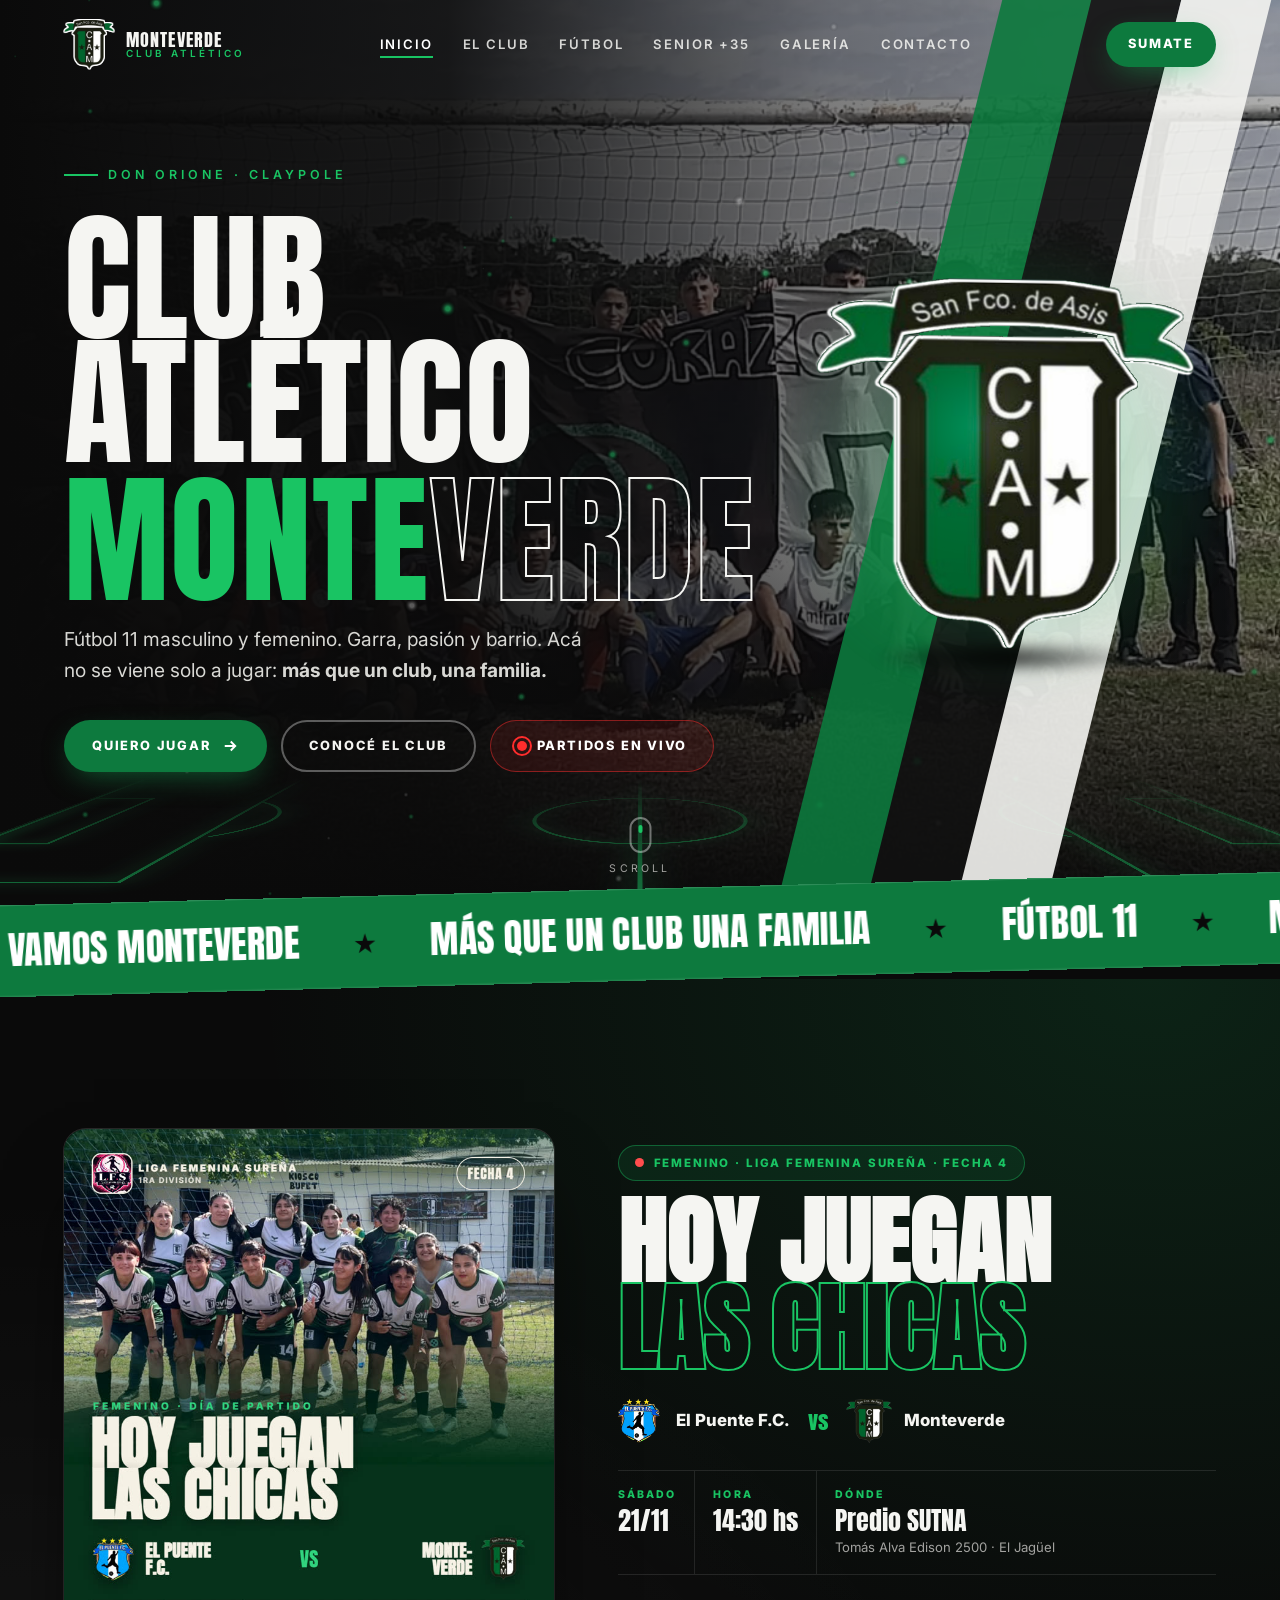
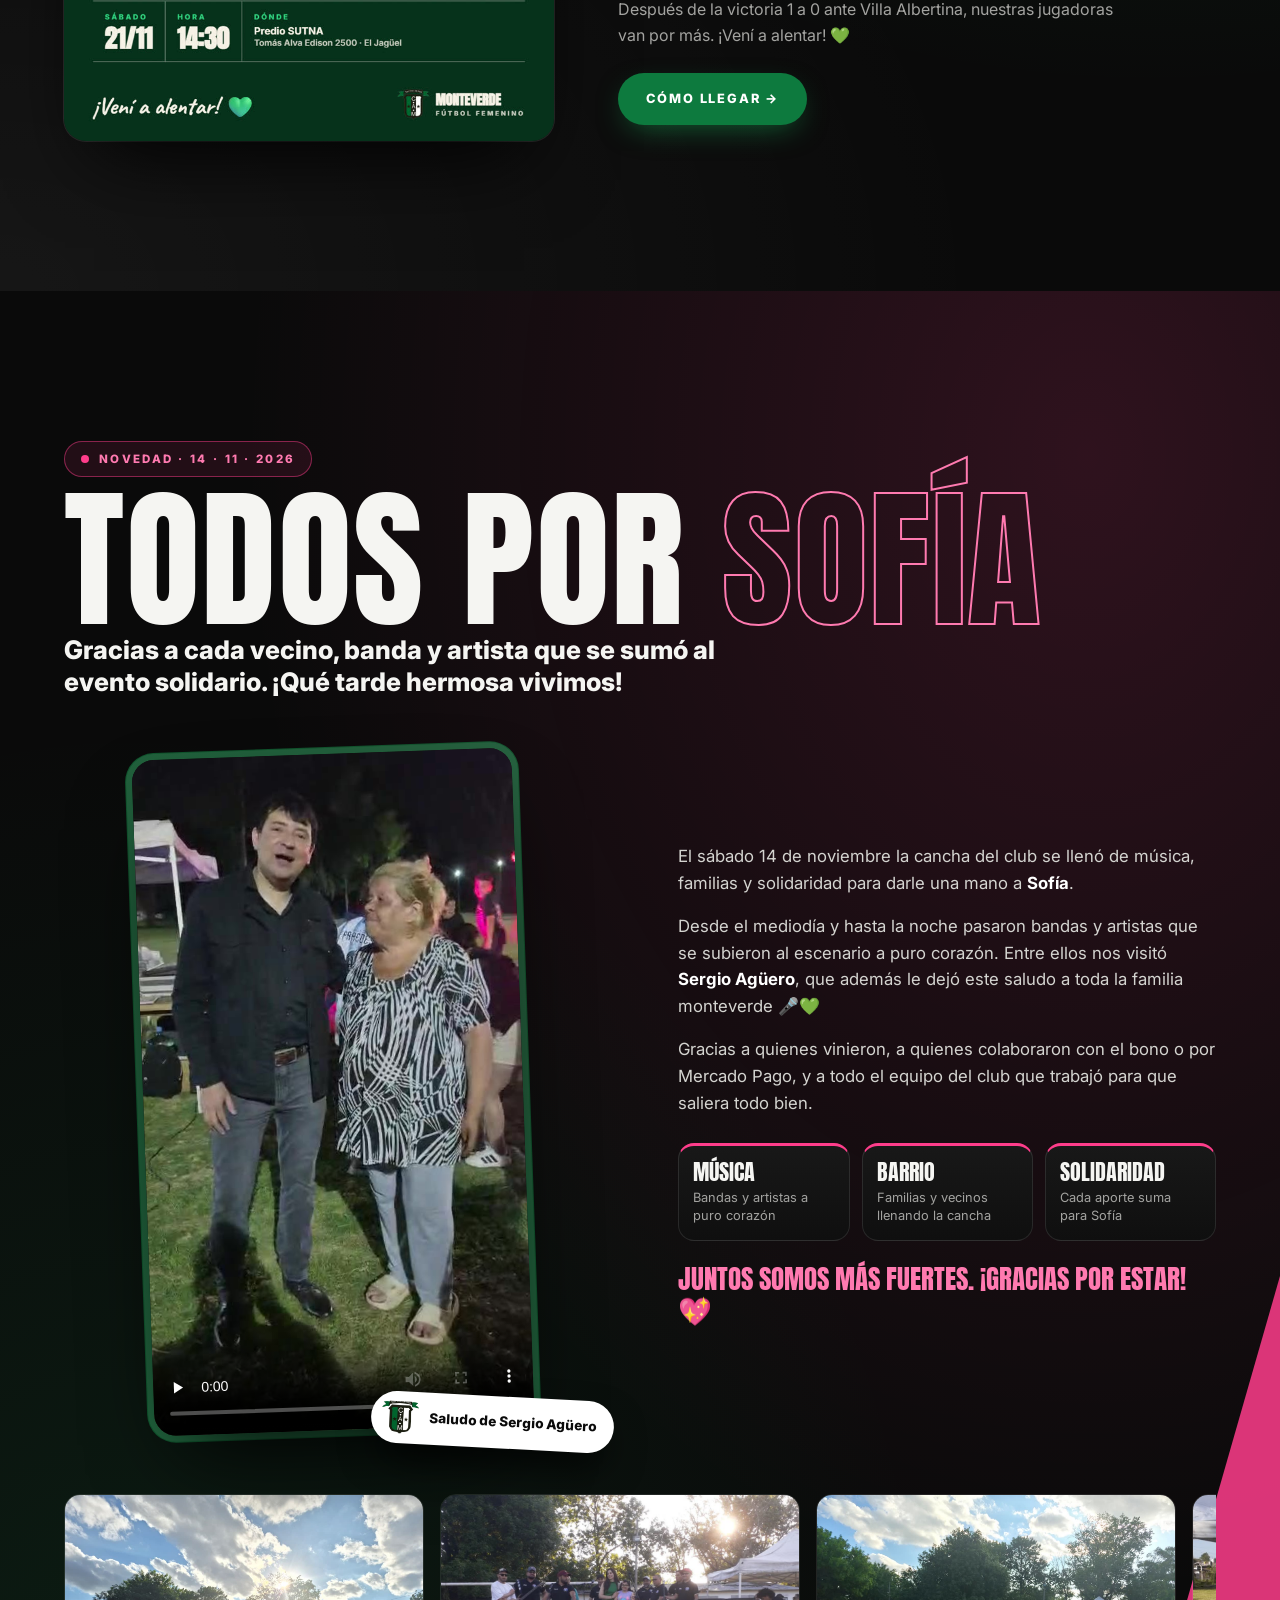
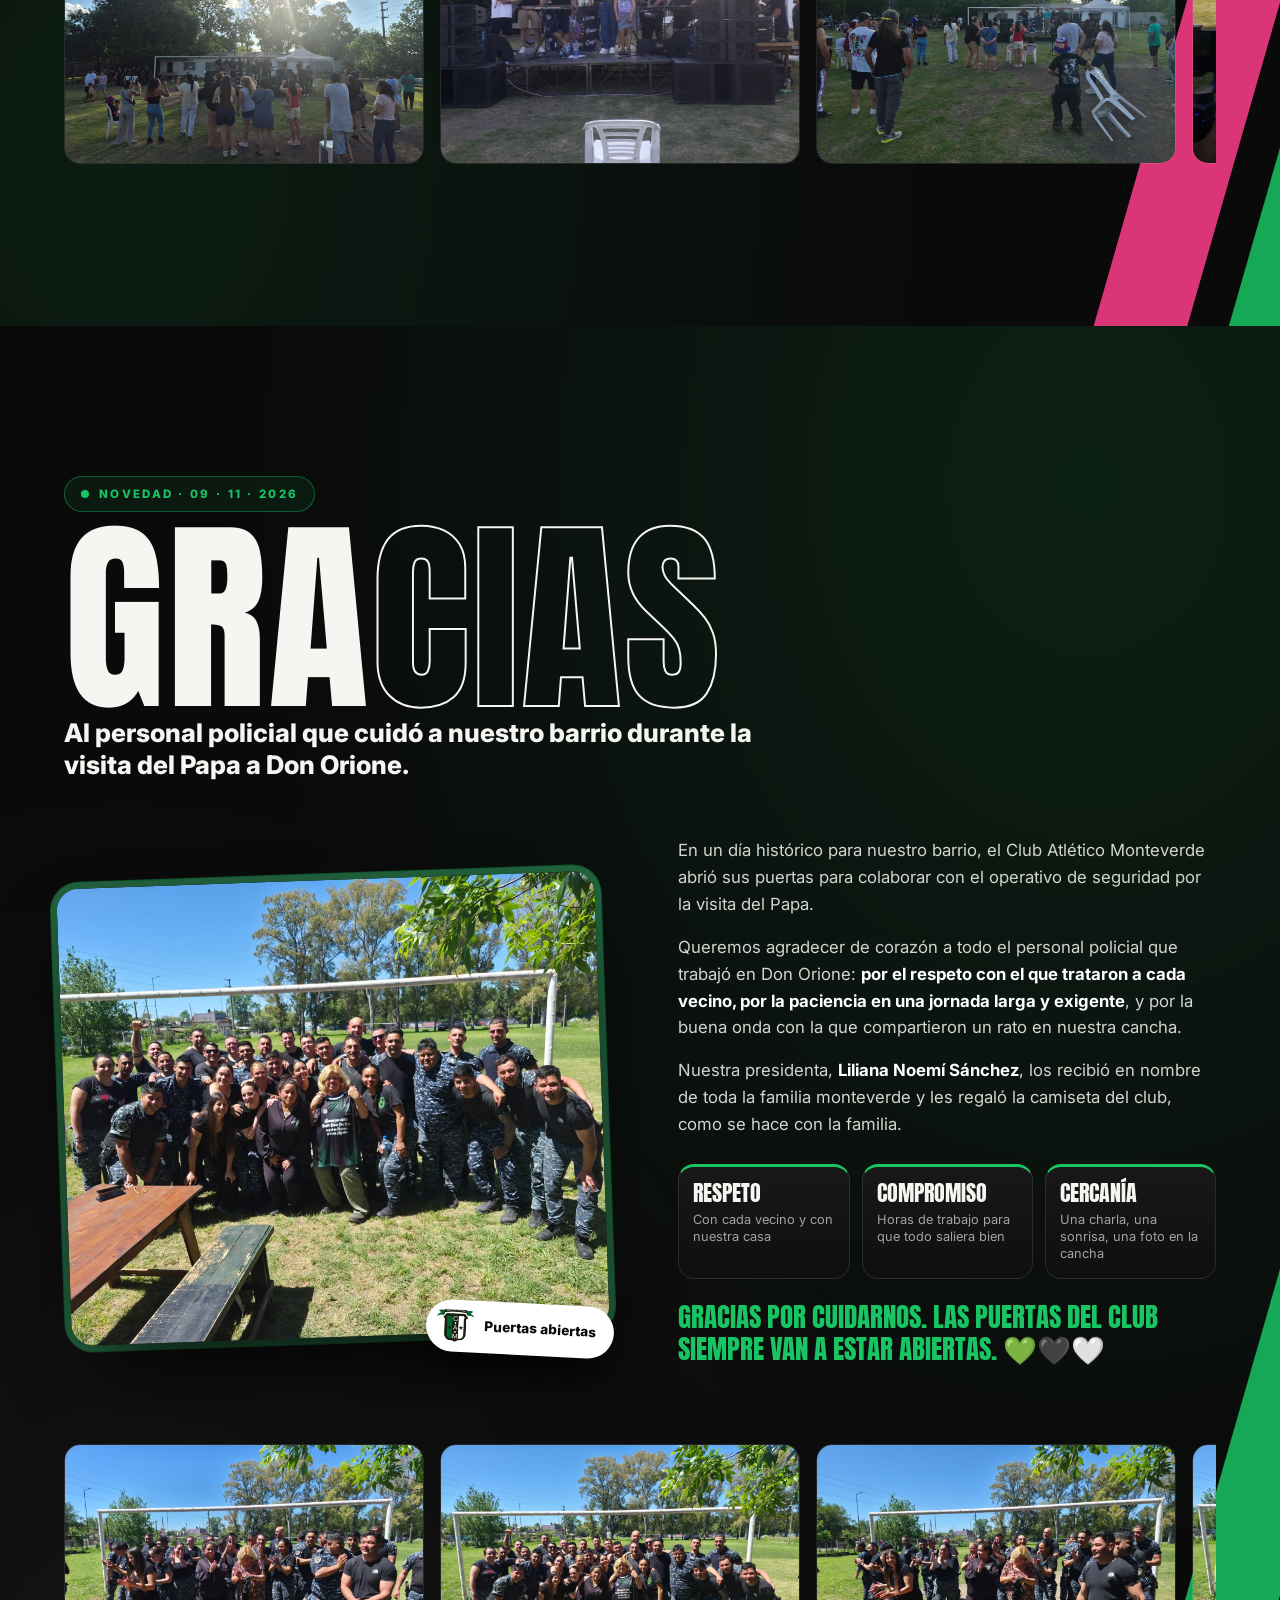
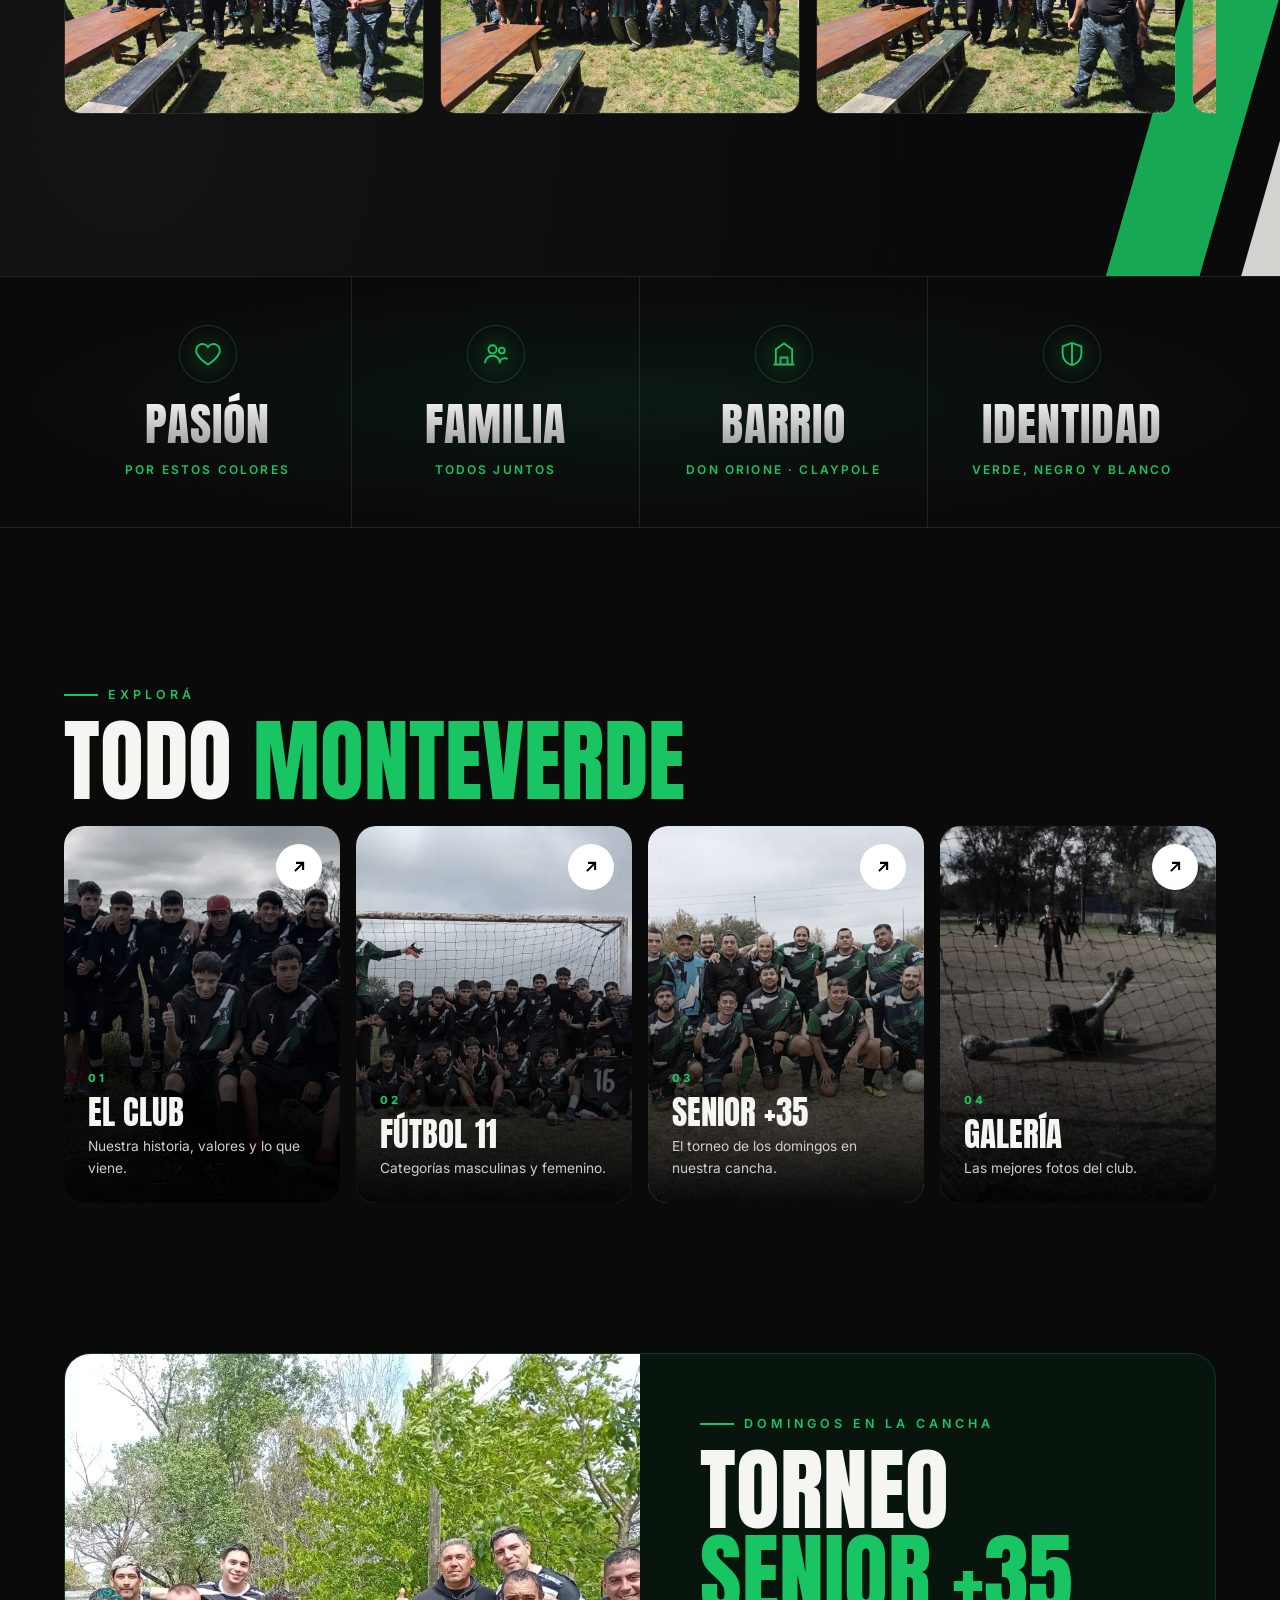
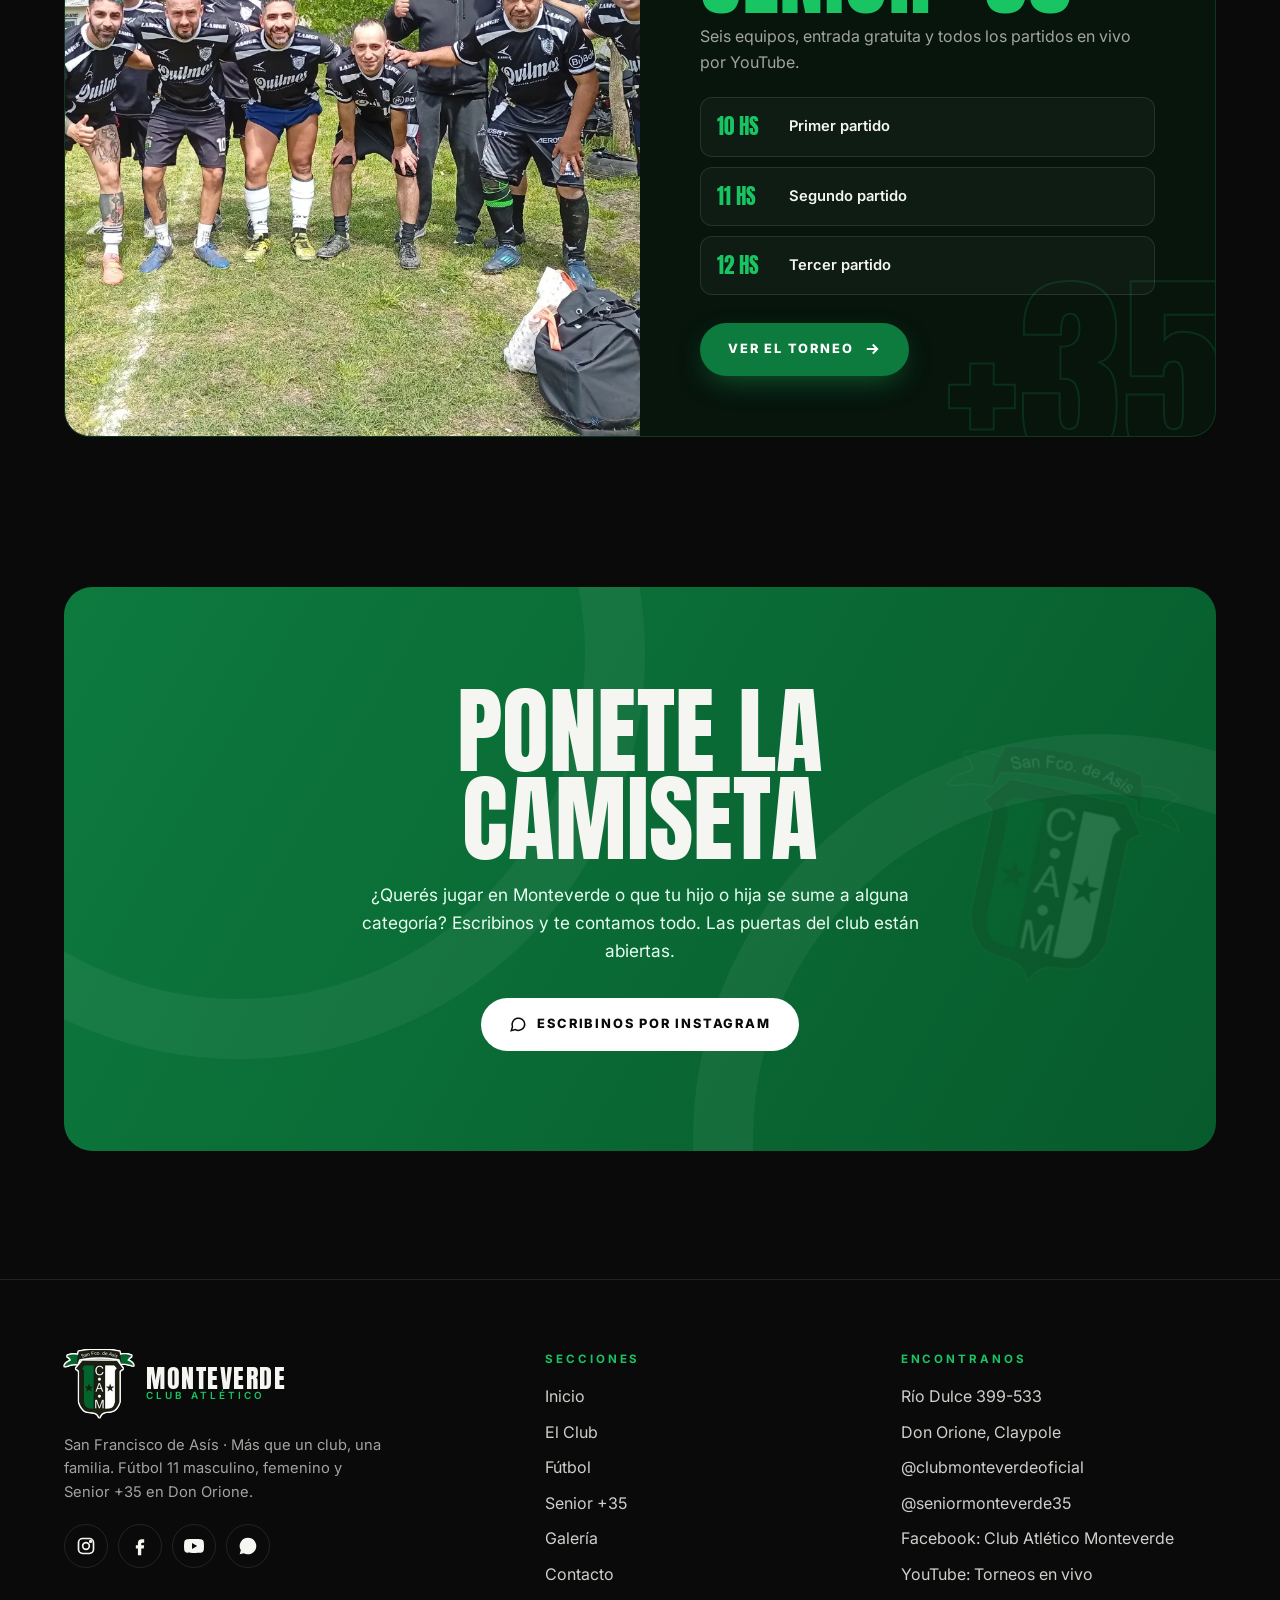
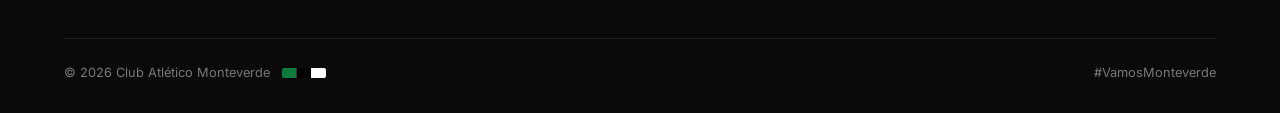
<file: index.html>
<!doctype html>
<html lang="es-AR">
<head>
<meta charset="utf-8">
<meta name="viewport" content="width=device-width, initial-scale=1">
<title>Club Atlético Monteverde | Fútbol en Don Orione, Claypole</title>
<meta name="description" content="Club Atlético Monteverde (San Francisco de Asís), club de fútbol de barrio en Don Orione, Claypole. Fútbol 11 masculino, femenino y torneo Senior +35.">
<meta name="theme-color" content="#0a0a0a">
<!-- SEO -->
<link rel="canonical" href="https://clubmonteverde.com.ar/">
<meta name="robots" content="index, follow, max-image-preview:large">
<meta name="author" content="Club Atlético Monteverde">
<meta property="og:type" content="website">
<meta property="og:locale" content="es_AR">
<meta property="og:site_name" content="Club Atlético Monteverde">
<meta property="og:title" content="Club Atlético Monteverde | Fútbol en Don Orione, Claypole">
<meta property="og:description" content="Club Atlético Monteverde (San Francisco de Asís), club de fútbol de barrio en Don Orione, Claypole. Fútbol 11 masculino, femenino y torneo Senior +35.">
<meta property="og:url" content="https://clubmonteverde.com.ar/">
<meta property="og:image" content="https://clubmonteverde.com.ar/img/og-image.jpg">
<meta property="og:image:width" content="1200">
<meta property="og:image:height" content="630">
<meta property="og:image:alt" content="Escudo y plantel del Club Atlético Monteverde">
<meta name="twitter:card" content="summary_large_image">
<meta name="twitter:title" content="Club Atlético Monteverde | Fútbol en Don Orione, Claypole">
<meta name="twitter:description" content="Club Atlético Monteverde (San Francisco de Asís), club de fútbol de barrio en Don Orione, Claypole. Fútbol 11 masculino, femenino y torneo Senior +35.">
<meta name="twitter:image" content="https://clubmonteverde.com.ar/img/og-image.jpg">
<link rel="icon" href="/favicon.ico" sizes="any">
<link rel="icon" href="/favicon-32.png" type="image/png" sizes="32x32">
<link rel="apple-touch-icon" href="/apple-touch-icon.png">
<link rel="manifest" href="/site.webmanifest">
<link rel="preload" as="image" href="img/foto14.webp" fetchpriority="high">
<script type="application/ld+json">{"@context":"https://schema.org","@graph":[{"@type":"SportsOrganization","@id":"https://clubmonteverde.com.ar/#club","name":"Club Atlético Monteverde","alternateName":["C.A.M.","Monteverde","Club Atlético Monteverde San Francisco de Asís"],"sport":"Fútbol","slogan":"Más que un club, una familia","url":"https://clubmonteverde.com.ar/","logo":"https://clubmonteverde.com.ar/img/escudo.png","image":"https://clubmonteverde.com.ar/img/og-image.jpg","address":{"@type":"PostalAddress","streetAddress":"Río Dulce 399","addressLocality":"Claypole","addressRegion":"Buenos Aires","addressCountry":"AR"},"areaServed":"Don Orione, Claypole, Almirante Brown","sameAs":["https://www.instagram.com/clubmonteverdeoficial/","https://www.facebook.com/pabloemanuel.castillo.5","https://www.instagram.com/seniormonteverde35/","https://www.youtube.com/@TorneosClubMonteverde"]},{"@type":"WebSite","@id":"https://clubmonteverde.com.ar/#web","url":"https://clubmonteverde.com.ar/","name":"Club Atlético Monteverde","inLanguage":"es-AR","publisher":{"@id":"https://clubmonteverde.com.ar/#club"}},{"@type":"WebPage","@id":"https://clubmonteverde.com.ar/#page","url":"https://clubmonteverde.com.ar/","name":"Club Atlético Monteverde | Fútbol en Don Orione, Claypole","description":"Club Atlético Monteverde (San Francisco de Asís), club de fútbol de barrio en Don Orione, Claypole. Fútbol 11 masculino, femenino y torneo Senior +35.","inLanguage":"es-AR","isPartOf":{"@id":"https://clubmonteverde.com.ar/#web"},"about":{"@id":"https://clubmonteverde.com.ar/#club"},"primaryImageOfPage":"https://clubmonteverde.com.ar/img/og-image.jpg"}]}</script>
<!-- /SEO -->
<link rel="preconnect" href="https://fonts.googleapis.com">
<link rel="preconnect" href="https://fonts.gstatic.com" crossorigin>
<link href="https://fonts.googleapis.com/css2?family=Anton&family=Inter:wght@400;500;600;800&display=swap" rel="stylesheet">
<link rel="stylesheet" href="styles.css">
<link rel="stylesheet" href="fx.css">
</head>
<body>
<div id="loader"><img src="img/escudo-3d.png" alt=""><div class="bar"></div></div>
<div id="progress"></div>

<header id="top">
  <nav class="wrap">
    <a href="index.html" class="brand"><img src="img/escudo-sm.png" alt="Escudo del Club Atlético Monteverde" width="50" height="48"><span>MONTEVERDE<small>CLUB ATLÉTICO</small></span></a>
    <ul class="links">
      <li><a href="index.html">Inicio</a></li>
      <li><a href="club.html">El Club</a></li>
      <li><a href="futbol.html">Fútbol</a></li>
      <li><a href="senior.html">Senior +35</a></li>
      <li><a href="galeria.html">Galería</a></li>
      <li><a href="contacto.html">Contacto</a></li>
    </ul>
    <a href="contacto.html#sumate" class="btn btn-green nav-cta">Sumate</a>
    <button class="burger" aria-label="Abrir menú" aria-expanded="false"><span></span><span></span><span></span></button>
  </nav>
</header>

<main>
<!-- HERO -->
<section class="hero" id="inicio">
  <div class="hero-bg" style="background-image:url('img/foto14.webp')"></div>
  <div class="stripes"><i></i><i></i><i></i></div>
  <div class="wrap hero-grid">
    <div>
      <span class="eyebrow">Don Orione · Claypole</span>
      <h1><span class="line"><span>Club Atlético</span></span><span class="line"><span><span class="g">Monte</span><span class="outline">verde</span></span></span></h1>
      <p class="lead">Fútbol 11 masculino y femenino. Garra, pasión y barrio. Acá no se viene solo a jugar: <strong>más que un club, una familia.</strong></p>
      <div class="hero-actions">
        <a href="contacto.html#sumate" class="btn btn-green">Quiero jugar
          <svg width="18" height="18" viewBox="0 0 24 24" fill="none" stroke="currentColor" stroke-width="2.5"><path d="M5 12h14M13 6l6 6-6 6"/></svg></a>
        <a href="club.html" class="btn btn-ghost">Conocé el club</a>
        <a href="https://www.youtube.com/@TorneosClubMonteverde/streams" class="btn btn-live" target="_blank" rel="noopener"><i class="live-dot"></i>Partidos en vivo</a>
      </div>
    </div>
    <div class="crest-wrap"><img src="img/escudo-3d.png" alt="Escudo del Club Atlético Monteverde"></div>
  </div>
  <a href="#explora" class="scroll-cue"><i></i>Scroll</a>
</section>

<div class="marquee" aria-hidden="true"><div class="marquee-track">
  <span>Vamos Monteverde</span><span>Más que un club una familia</span><span>Fútbol 11</span><span>Masculino &amp; Femenino</span><span>Senior +35</span><span>Don Orione</span>
  <span>Vamos Monteverde</span><span>Más que un club una familia</span><span>Fútbol 11</span><span>Masculino &amp; Femenino</span><span>Senior +35</span><span>Don Orione</span>
</div></div>

<!-- ===== NOVEDAD: FEMENINO FECHA 4 (21/11/2026) ===== -->
<section class="pad matchday" id="femenino-fecha-4">
  <div class="wrap md-grid">
    <figure class="md-flyer reveal"><img src="img/femenino/fecha4.jpg" alt="Flyer: hoy juegan las chicas. El Puente F.C. vs Monteverde, sábado 21/11 a las 14:30 en el Predio SUTNA" loading="lazy"></figure>
    <div class="md-body">
      <span class="md-tag reveal"><i></i>Femenino · Liga Femenina Sureña · Fecha 4</span>
      <h2 class="md-title reveal d1">Hoy juegan<br><span>las chicas</span></h2>
      <div class="md-vs reveal d2"><span class="md-t"><img src="img/equipos/el-puente.png" alt="">El Puente F.C.</span><em>vs</em><span class="md-t"><img src="img/escudo-sm.png" alt="">Monteverde</span></div>
      <ul class="md-info reveal d2">
        <li><small>Sábado</small><b>21/11</b></li>
        <li><small>Hora</small><b>14:30 hs</b></li>
        <li><small>Dónde</small><b>Predio SUTNA</b><span>Tomás Alva Edison 2500 · El Jagüel</span></li>
      </ul>
      <p class="md-lead reveal d3">Después de la victoria 1 a 0 ante Villa Albertina, nuestras jugadoras van por más. ¡Vení a alentar! 💚</p>
      <a class="btn btn-green reveal d3" href="https://www.google.com/maps/search/?api=1&query=Predio+SUTNA,+Tom%C3%A1s+Alva+Edison+2500,+El+Jag%C3%BCel" target="_blank" rel="noopener">Cómo llegar →</a>
    </div>
  </div>
</section>

<!-- ===== NOVEDAD: TODOS POR SOFÍA (14/11/2026) ===== -->
<section class="pad thanks sofia" id="todos-por-sofia">
  <div class="wrap">
    <div class="thanks-head">
      <span class="thanks-tag reveal"><i></i>Novedad · 14 · 11 · 2026</span>
      <h2 class="thanks-title reveal d1">Todos por <span>Sofía</span></h2>
      <p class="thanks-lead reveal d2">Gracias a cada vecino, banda y artista que se sumó al evento solidario. ¡Qué tarde hermosa vivimos!</p>
    </div>
    <div class="thanks-grid">
      <figure class="thanks-photo thanks-video reveal">
        <div class="frame"><video src="img/sofia/saludo-aguero.mp4" poster="img/sofia/saludo-aguero.jpg" controls playsinline preload="none" aria-label="Saludo de Sergio Agüero para el Club Monteverde"></video></div>
        <span class="thanks-stamp"><img src="img/escudo-3d.png" alt="">Saludo de Sergio Agüero</span>
      </figure>
      <div class="thanks-body">
        <p class="reveal d1">El sábado 14 de noviembre la cancha del club se llenó de música, familias y solidaridad para darle una mano a <strong>Sofía</strong>.</p>
        <p class="reveal d2">Desde el mediodía y hasta la noche pasaron bandas y artistas que se subieron al escenario a puro corazón. Entre ellos nos visitó <strong>Sergio Agüero</strong>, que además le dejó este saludo a toda la familia monteverde 🎤💚</p>
        <p class="reveal d2">Gracias a quienes vinieron, a quienes colaboraron con el bono o por Mercado Pago, y a todo el equipo del club que trabajó para que saliera todo bien.</p>
        <ul class="thanks-vals reveal d3">
          <li><b>Música</b><span>Bandas y artistas a puro corazón</span></li>
          <li><b>Barrio</b><span>Familias y vecinos llenando la cancha</span></li>
          <li><b>Solidaridad</b><span>Cada aporte suma para Sofía</span></li>
        </ul>
        <p class="thanks-sign reveal d3">Juntos somos más fuertes. ¡Gracias por estar! 💖</p>
      </div>
    </div>
    <div class="thanks-strip reveal" aria-label="Fotos del evento Todos por Sofía">
      <img src="img/sofia/sofia-3.jpg" alt="Gente en la cancha del club durante el evento Todos por Sofía" loading="lazy">
      <img src="img/sofia/sofia-6.jpg" alt="El escenario del evento con equipos de sonido" loading="lazy">
      <img src="img/sofia/sofia-1.jpg" alt="Familias disfrutando del evento en la cancha" loading="lazy">
      <img src="img/sofia/sofia-7.jpg" alt="Músicos posando junto al escenario" loading="lazy">
      <img src="img/sofia/sofia-2.jpg" alt="El evento con las luces encendidas al caer la tarde" loading="lazy">
      <img src="img/sofia/sofia-4.jpg" alt="Sergio Agüero junto a una vecina en el evento" loading="lazy">
      <img src="img/sofia/sofia-5.jpg" alt="Una artista invitada junto a una vecina en el evento" loading="lazy">
    </div>
  </div>
</section>
<!-- ===== FIN NOVEDAD ===== -->

<!-- ===== NOVEDAD: AGRADECIMIENTO AL PERSONAL POLICIAL (09/11/2026) ===== -->
<section class="pad thanks" id="gracias">
  <div class="wrap">
    <div class="thanks-head">
      <span class="thanks-tag reveal"><i></i>Novedad · 09 · 11 · 2026</span>
      <h2 class="thanks-title reveal d1">Gra<span>cias</span></h2>
      <p class="thanks-lead reveal d2">Al personal policial que cuidó a nuestro barrio durante la visita del Papa a Don Orione.</p>
    </div>
    <div class="thanks-grid">
      <figure class="thanks-photo reveal">
        <div class="frame"><img src="img/gracias/policia-1.jpg" alt="La presidenta del club, Liliana Noemí Sánchez, junto al personal policial en la cancha de Monteverde" loading="lazy"></div>
        <span class="thanks-stamp"><img src="img/escudo-3d.png" alt="">Puertas abiertas</span>
      </figure>
      <div class="thanks-body">
        <p class="reveal d1">En un día histórico para nuestro barrio, el Club Atlético Monteverde abrió sus puertas para colaborar con el operativo de seguridad por la visita del Papa.</p>
        <p class="reveal d2">Queremos agradecer de corazón a todo el personal policial que trabajó en Don Orione: <strong>por el respeto con el que trataron a cada vecino, por la paciencia en una jornada larga y exigente</strong>, y por la buena onda con la que compartieron un rato en nuestra cancha.</p>
        <p class="reveal d2">Nuestra presidenta, <strong>Liliana Noemí Sánchez</strong>, los recibió en nombre de toda la familia monteverde y les regaló la camiseta del club, como se hace con la familia.</p>
        <ul class="thanks-vals reveal d3">
          <li><b>Respeto</b><span>Con cada vecino y con nuestra casa</span></li>
          <li><b>Compromiso</b><span>Horas de trabajo para que todo saliera bien</span></li>
          <li><b>Cercanía</b><span>Una charla, una sonrisa, una foto en la cancha</span></li>
        </ul>
        <p class="thanks-sign reveal d3">Gracias por cuidarnos. Las puertas del club siempre van a estar abiertas. 💚🖤🤍</p>
      </div>
    </div>
    <div class="thanks-strip reveal" aria-label="Fotos del encuentro con el personal policial">
      <img src="img/gracias/policia-2.jpg" alt="El personal policial y la gente del club aplaudiendo en la cancha" loading="lazy">
      <img src="img/gracias/policia-4.jpg" alt="Foto grupal del personal policial con la gente del club" loading="lazy">
      <img src="img/gracias/policia-3.jpg" alt="Efectivos y vecinos en la cancha de Monteverde" loading="lazy">
      <img src="img/gracias/policia-6.jpg" alt="Foto grupal frente al arco de la cancha" loading="lazy">
      <img src="img/gracias/policia-5.jpg" alt="Personal policial llegando a la cancha del club" loading="lazy">
    </div>
  </div>
</section>
<!-- ===== FIN NOVEDAD ===== -->

<!-- STATS -->

<section class="stats">
  <div class="wrap stats-grid">
    <div class="stat word reveal"><span class="ico"><svg viewBox="0 0 24 24" fill="none" stroke="currentColor" stroke-width="1.6"><path d="M12 21s-7-4.4-9.3-9A5.4 5.4 0 0 1 12 6a5.4 5.4 0 0 1 9.3 6c-2.3 4.6-9.3 9-9.3 9z"/></svg></span><b>Pasión</b><span>Por estos colores</span></div>
    <div class="stat word reveal d1"><span class="ico"><svg viewBox="0 0 24 24" fill="none" stroke="currentColor" stroke-width="1.6"><circle cx="9" cy="8" r="3.5"/><circle cx="17" cy="9" r="2.5"/><path d="M2.5 20a6.5 6.5 0 0 1 13 0M15 20a4.5 4.5 0 0 1 7-3.7"/></svg></span><b>Familia</b><span>Todos juntos</span></div>
    <div class="stat word reveal d2"><span class="ico"><svg viewBox="0 0 24 24" fill="none" stroke="currentColor" stroke-width="1.6"><path d="M3 21h18M5 21V8l7-5 7 5v13M9 21v-6h6v6"/></svg></span><b>Barrio</b><span>Don Orione · Claypole</span></div>
    <div class="stat word reveal d3"><span class="ico"><svg viewBox="0 0 24 24" fill="none" stroke="currentColor" stroke-width="1.6"><path d="M12 2.5 4 5.5v6c0 5 3.4 8.6 8 10 4.6-1.4 8-5 8-10v-6z"/><path d="M12 2.5v19"/></svg></span><b>Identidad</b><span>Verde, negro y blanco</span></div>
  </div>
</section>

<section class="pad" id="explora">
  <div class="wrap">
    <span class="eyebrow reveal">Explorá</span>
    <h2 class="sec-title reveal d1">Todo <em>Monteverde</em></h2>
    <div class="tiles">
      <a class="tile reveal" href="club.html"><img src="img/foto13.webp" alt="" loading="lazy"><span class="go"><svg viewBox="0 0 24 24" fill="none" stroke="currentColor" stroke-width="2.5"><path d="M5 12h14M13 6l6 6-6 6"/></svg></span><span class="n">01</span><h3>El Club</h3><p>Nuestra historia, valores y lo que viene.</p></a>
      <a class="tile reveal d1" href="futbol.html"><img src="img/foto11.webp" alt="" loading="lazy"><span class="go"><svg viewBox="0 0 24 24" fill="none" stroke="currentColor" stroke-width="2.5"><path d="M5 12h14M13 6l6 6-6 6"/></svg></span><span class="n">02</span><h3>Fútbol 11</h3><p>Categorías masculinas y femenino.</p></a>
      <a class="tile reveal d2" href="senior.html"><img src="img/senior/s30.webp" alt="" loading="lazy"><span class="go"><svg viewBox="0 0 24 24" fill="none" stroke="currentColor" stroke-width="2.5"><path d="M5 12h14M13 6l6 6-6 6"/></svg></span><span class="n">03</span><h3>Senior +35</h3><p>El torneo de los domingos en nuestra cancha.</p></a>
      <a class="tile reveal d3" href="galeria.html"><img src="img/foto09.webp" alt="" loading="lazy"><span class="go"><svg viewBox="0 0 24 24" fill="none" stroke="currentColor" stroke-width="2.5"><path d="M5 12h14M13 6l6 6-6 6"/></svg></span><span class="n">04</span><h3>Galería</h3><p>Las mejores fotos del club.</p></a>
    </div>
  </div>
</section>
<section class="pad" style="padding-top:0">
  <div class="wrap">
    <div class="band reveal">
      <div class="band-img"><img src="img/senior/s01.webp" alt="Torneo Senior +35 en la cancha de Monteverde" loading="lazy"></div>
      <div class="band-body">
        <span class="eyebrow">Domingos en la cancha</span>
        <h2 class="sec-title" style="margin-bottom:6px">Torneo <em>Senior +35</em></h2>
        <p class="muted">Seis equipos, entrada gratuita y todos los partidos en vivo por YouTube.</p>
        <div class="fixture">
          <div><b>10 HS</b>Primer partido</div>
          <div><b>11 HS</b>Segundo partido</div>
          <div><b>12 HS</b>Tercer partido</div>
        </div>
        <div><a class="btn btn-green" href="senior.html">Ver el torneo <svg width="18" height="18" viewBox="0 0 24 24" fill="none" stroke="currentColor" stroke-width="2.5"><path d="M5 12h14M13 6l6 6-6 6"/></svg></a></div>
      </div>
    </div>
  </div>
</section>
<!-- SUMATE -->
<section id="sumate">
  <div class="wrap">
    <div class="join reveal">
      <img class="crest-bg" src="img/escudo.png" alt="">
      <h2>Ponete la<br>camiseta</h2>
      <p>¿Querés jugar en Monteverde o que tu hijo o hija se sume a alguna categoría? Escribinos y te contamos todo. Las puertas del club están abiertas.</p>
      <a class="btn btn-white" href="https://ig.me/m/clubmonteverdeoficial" target="_blank" rel="noopener">
        <svg width="18" height="18" viewBox="0 0 24 24" fill="none" stroke="currentColor" stroke-width="2"><path d="M21 12a8.5 8.5 0 0 1-12.6 7.4L3 21l1.6-5.2A8.5 8.5 0 1 1 21 12z"/></svg>
        Escribinos por Instagram</a>
    </div>
  </div>
</section>
</main>

<footer>
  <div class="wrap">
    <div class="foot">
      <div>
        <a href="index.html" class="brand"><img src="img/escudo-sm.png" alt="" width="70" height="68"><span>MONTEVERDE<small>CLUB ATLÉTICO</small></span></a>
        <p>San Francisco de Asís · Más que un club, una familia. Fútbol 11 masculino, femenino y Senior +35 en Don Orione.</p>
        <div class="social"><a href="https://www.instagram.com/clubmonteverdeoficial/" target="_blank" rel="noopener" aria-label="Instagram"><svg viewBox="0 0 24 24" fill="none" stroke="currentColor" stroke-width="2"><rect x="3" y="3" width="18" height="18" rx="5"/><circle cx="12" cy="12" r="4"/><circle cx="17.5" cy="6.5" r="1" fill="currentColor"/></svg></a>
        <a href="https://www.facebook.com/pabloemanuel.castillo.5" target="_blank" rel="noopener" aria-label="Facebook"><svg viewBox="0 0 24 24" fill="currentColor"><path d="M14 8h3V4h-3c-2.8 0-4.5 1.8-4.5 4.6V11H7v4h2.5v8h4v-8h3l.5-4h-3.5V9c0-.6.4-1 1-1z"/></svg></a>
        <a href="https://www.youtube.com/@TorneosClubMonteverde" target="_blank" rel="noopener" aria-label="YouTube"><svg viewBox="0 0 24 24" fill="currentColor"><path d="M23.5 6.2a3 3 0 0 0-2.1-2.1C19.5 3.6 12 3.6 12 3.6s-7.5 0-9.4.5A3 3 0 0 0 .5 6.2 31 31 0 0 0 0 12a31 31 0 0 0 .5 5.8 3 3 0 0 0 2.1 2.1c1.9.5 9.4.5 9.4.5s7.5 0 9.4-.5a3 3 0 0 0 2.1-2.1A31 31 0 0 0 24 12a31 31 0 0 0-.5-5.8zM9.6 15.6V8.4l6.2 3.6-6.2 3.6z"/></svg></a>
        <a href="https://wa.me/5491160499150" target="_blank" rel="noopener" aria-label="WhatsApp"><svg viewBox="0 0 24 24" fill="currentColor"><path d="M17.5 14.4c-.3-.1-1.8-.9-2-1-.3-.1-.5-.1-.7.1l-.9 1.2c-.2.2-.3.2-.6.1-1.6-.8-2.7-1.5-3.8-3.3-.3-.5.3-.5.8-1.6.1-.2 0-.4 0-.5l-.9-2.2c-.2-.6-.5-.5-.7-.5h-.6c-.2 0-.5.1-.8.4-.3.3-1 1-1 2.5s1.1 2.9 1.2 3.1c.1.2 2.1 3.2 5.1 4.5 1.9.8 2.6.9 3.6.7.6-.1 1.8-.7 2-1.4.3-.7.3-1.3.2-1.4-.1-.2-.3-.3-.6-.4zM12 2a10 10 0 0 0-8.6 15.1L2 22l5-1.3A10 10 0 1 0 12 2z"/></svg></a></div>
      </div>
      <div><h5>Secciones</h5><ul><li><a href="index.html">Inicio</a></li><li><a href="club.html">El Club</a></li><li><a href="futbol.html">Fútbol</a></li><li><a href="senior.html">Senior +35</a></li><li><a href="galeria.html">Galería</a></li><li><a href="contacto.html">Contacto</a></li></ul></div>
      <div><h5>Encontranos</h5><ul><li>Río Dulce 399-533</li><li>Don Orione, Claypole</li><li><a href="https://www.instagram.com/clubmonteverdeoficial/" target="_blank" rel="noopener">@clubmonteverdeoficial</a></li><li><a href="https://www.instagram.com/seniormonteverde35/" target="_blank" rel="noopener">@seniormonteverde35</a></li><li><a href="https://www.facebook.com/pabloemanuel.castillo.5" target="_blank" rel="noopener">Facebook: Club Atlético Monteverde</a></li><li><a href="https://www.youtube.com/@TorneosClubMonteverde" target="_blank" rel="noopener">YouTube: Torneos en vivo</a></li></ul></div>
    </div>
    <div class="copy"><span>© <span class="yr"></span> Club Atlético Monteverde <span class="flag"><i></i><i></i><i></i></span></span><span>#VamosMonteverde</span></div>
  </div>
</footer>

<script src="main.js"></script>
<script src="fx.js"></script>
</body>
</html>
</file>
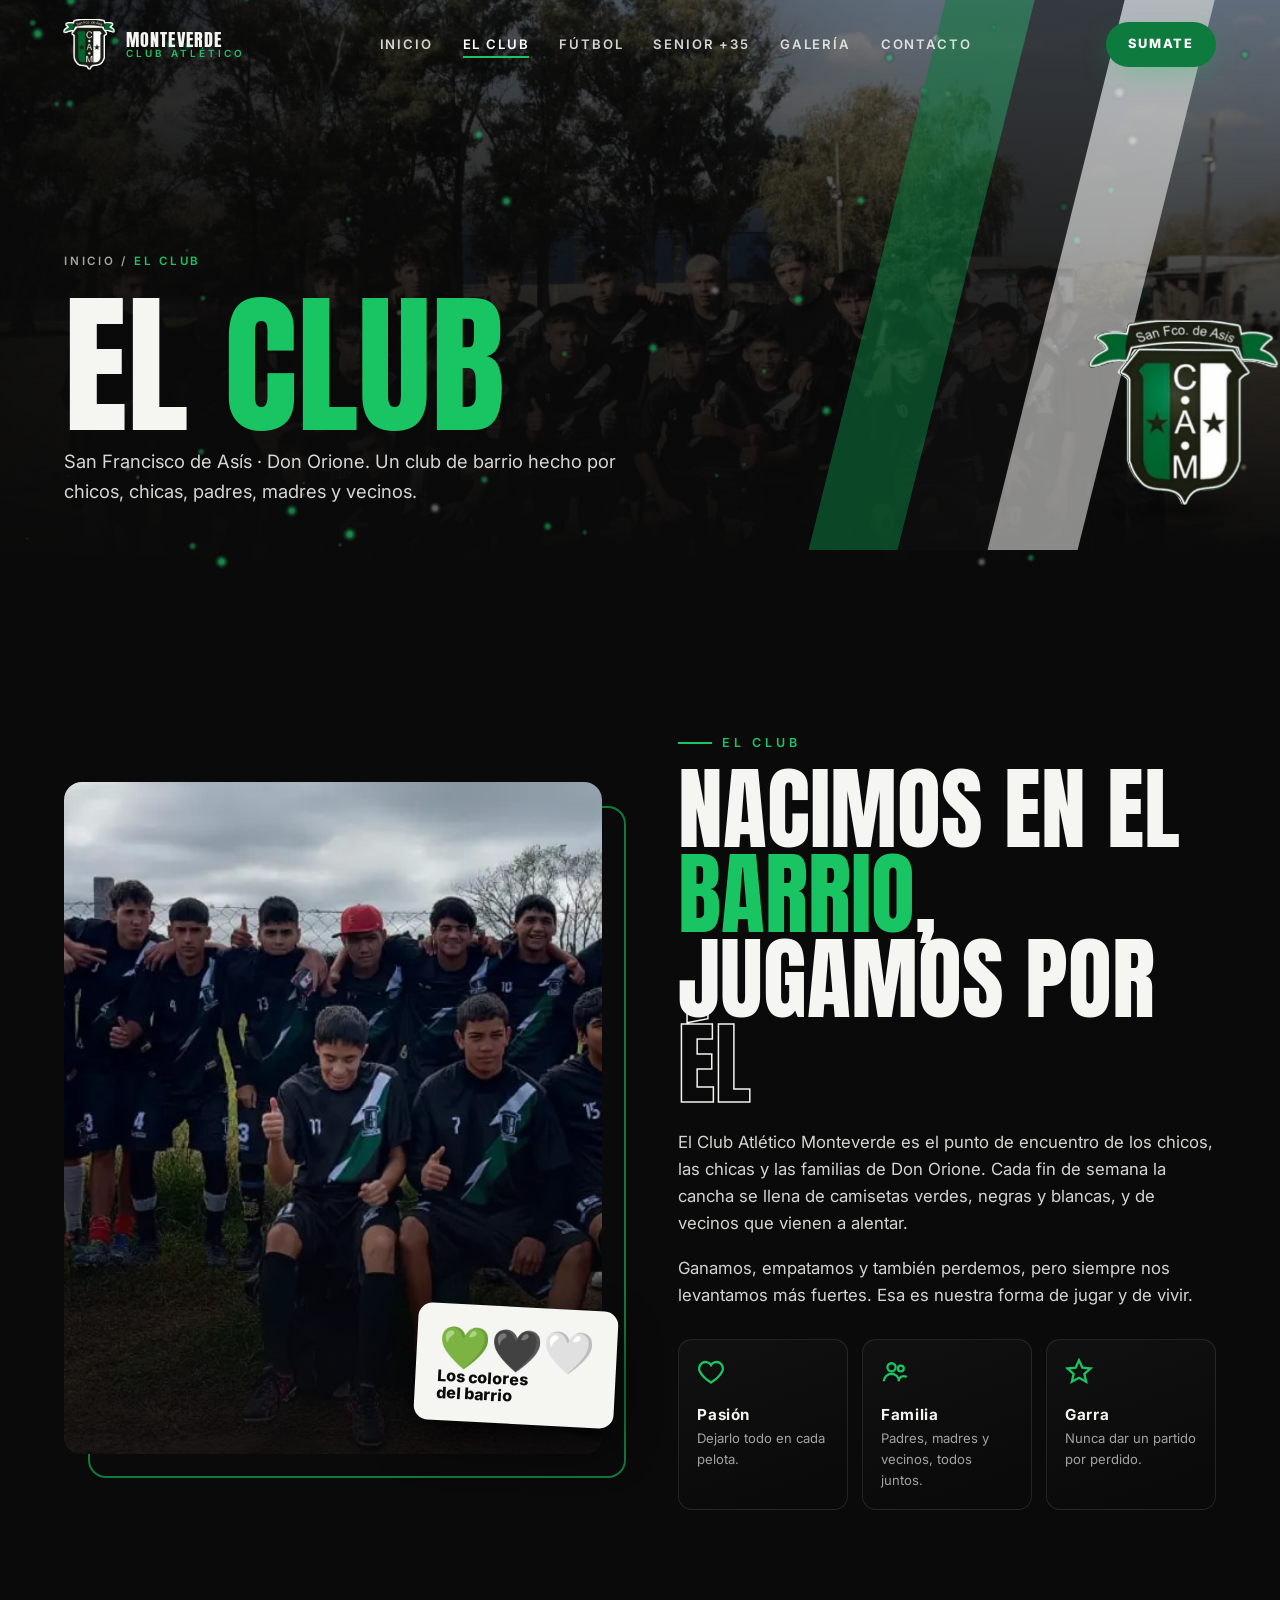
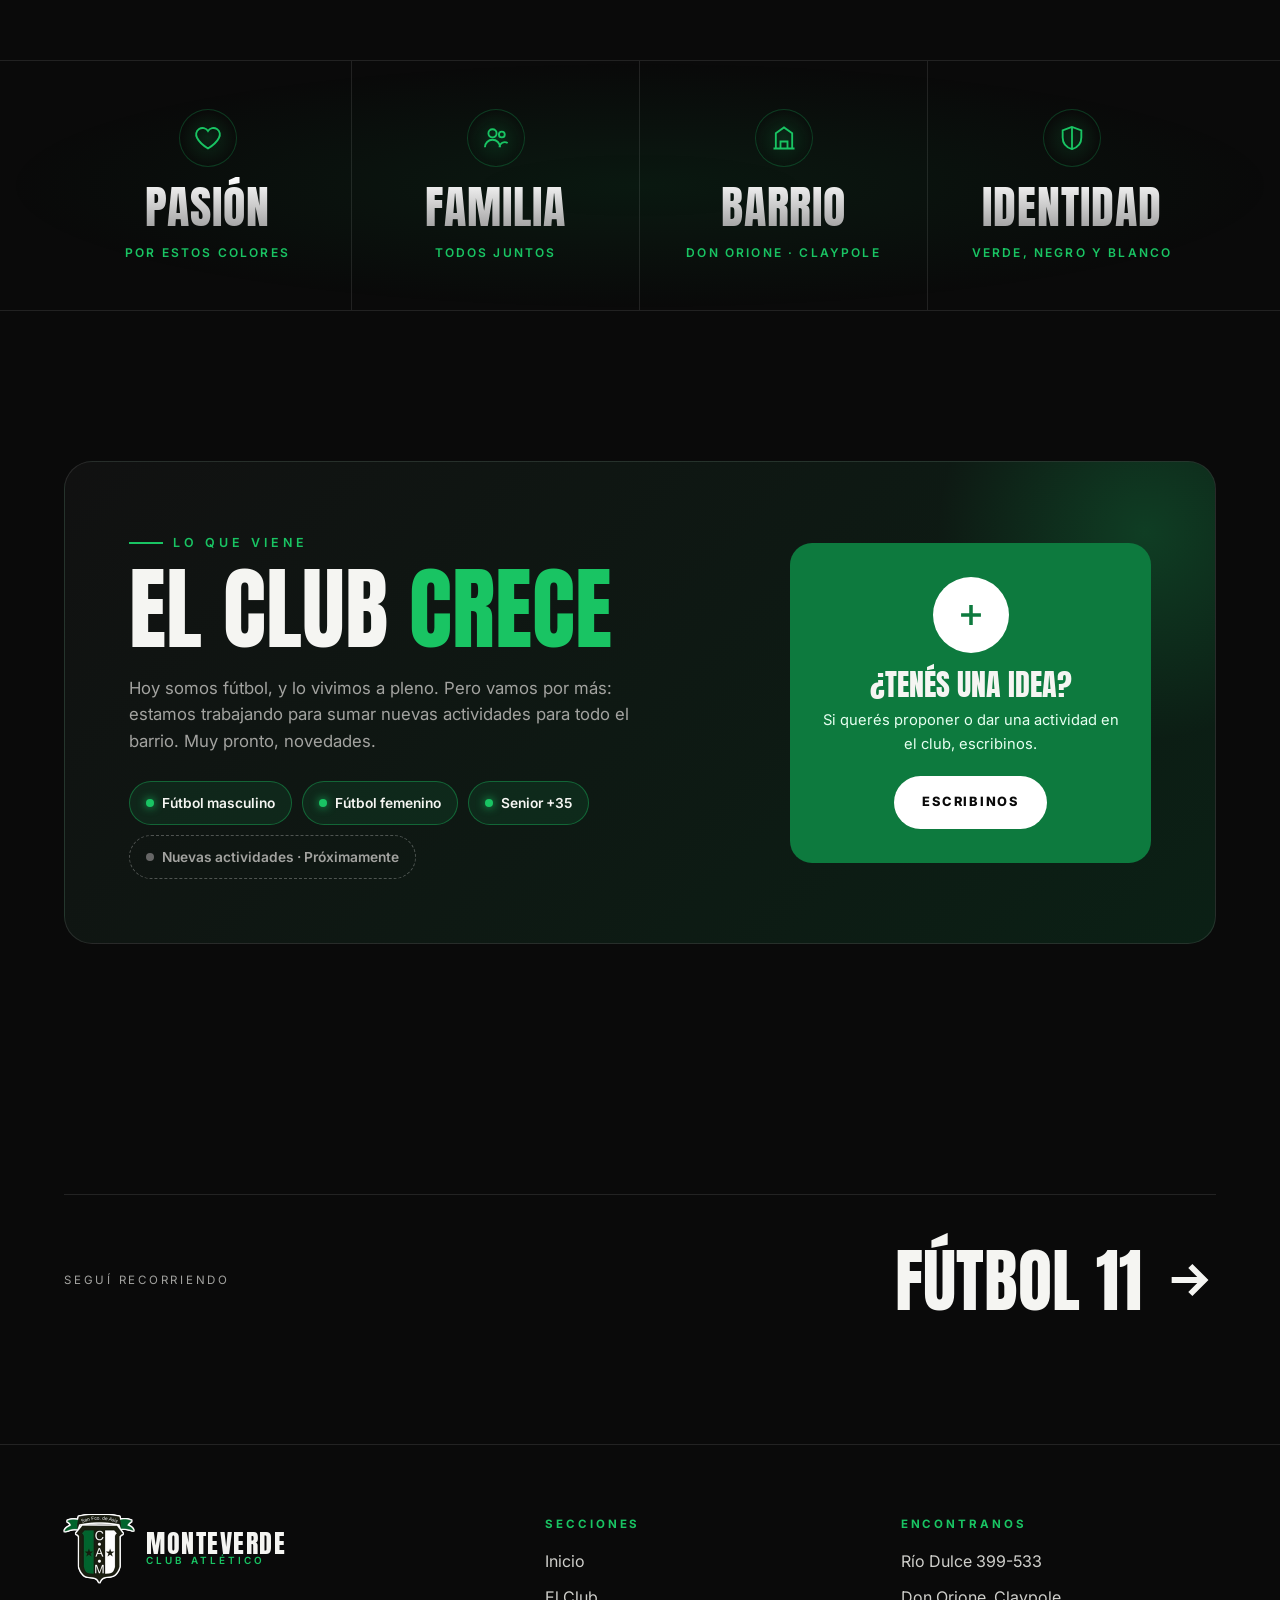
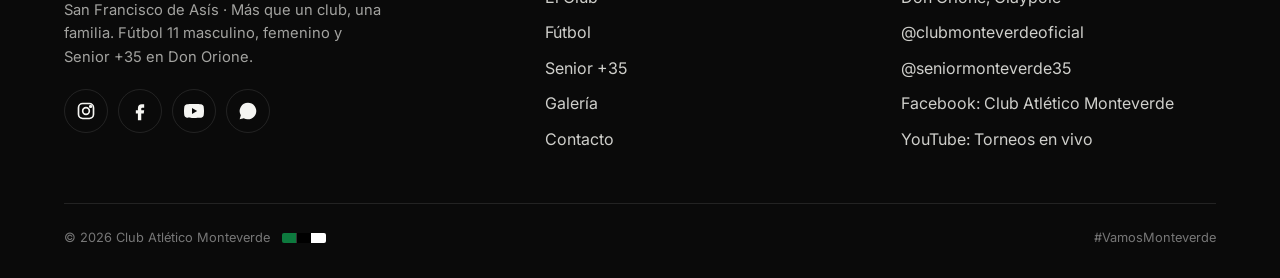
<file: club.html>
<!doctype html>
<html lang="es-AR">
<head>
<meta charset="utf-8">
<meta name="viewport" content="width=device-width, initial-scale=1">
<title>El Club | Club Atlético Monteverde · Don Orione</title>
<meta name="description" content="Conocé al Club Atlético Monteverde: historia, valores y lo que viene para el club de fútbol de Don Orione, Claypole. Más que un club, una familia.">
<meta name="theme-color" content="#0a0a0a">
<!-- SEO -->
<link rel="canonical" href="https://clubmonteverde.com.ar/club.html">
<meta name="robots" content="index, follow, max-image-preview:large">
<meta name="author" content="Club Atlético Monteverde">
<meta property="og:type" content="website">
<meta property="og:locale" content="es_AR">
<meta property="og:site_name" content="Club Atlético Monteverde">
<meta property="og:title" content="El Club | Club Atlético Monteverde · Don Orione">
<meta property="og:description" content="Conocé al Club Atlético Monteverde: historia, valores y lo que viene para el club de fútbol de Don Orione, Claypole. Más que un club, una familia.">
<meta property="og:url" content="https://clubmonteverde.com.ar/club.html">
<meta property="og:image" content="https://clubmonteverde.com.ar/img/og-image.jpg">
<meta property="og:image:width" content="1200">
<meta property="og:image:height" content="630">
<meta property="og:image:alt" content="Escudo y plantel del Club Atlético Monteverde">
<meta name="twitter:card" content="summary_large_image">
<meta name="twitter:title" content="El Club | Club Atlético Monteverde · Don Orione">
<meta name="twitter:description" content="Conocé al Club Atlético Monteverde: historia, valores y lo que viene para el club de fútbol de Don Orione, Claypole. Más que un club, una familia.">
<meta name="twitter:image" content="https://clubmonteverde.com.ar/img/og-image.jpg">
<link rel="icon" href="/favicon.ico" sizes="any">
<link rel="icon" href="/favicon-32.png" type="image/png" sizes="32x32">
<link rel="apple-touch-icon" href="/apple-touch-icon.png">
<link rel="manifest" href="/site.webmanifest">
<link rel="preload" as="image" href="img/foto01.webp" fetchpriority="high">
<script type="application/ld+json">{"@context":"https://schema.org","@graph":[{"@type":"SportsOrganization","@id":"https://clubmonteverde.com.ar/#club","name":"Club Atlético Monteverde","alternateName":["C.A.M.","Monteverde","Club Atlético Monteverde San Francisco de Asís"],"sport":"Fútbol","slogan":"Más que un club, una familia","url":"https://clubmonteverde.com.ar/","logo":"https://clubmonteverde.com.ar/img/escudo.png","image":"https://clubmonteverde.com.ar/img/og-image.jpg","address":{"@type":"PostalAddress","streetAddress":"Río Dulce 399","addressLocality":"Claypole","addressRegion":"Buenos Aires","addressCountry":"AR"},"areaServed":"Don Orione, Claypole, Almirante Brown","sameAs":["https://www.instagram.com/clubmonteverdeoficial/","https://www.facebook.com/pabloemanuel.castillo.5","https://www.instagram.com/seniormonteverde35/","https://www.youtube.com/@TorneosClubMonteverde"]},{"@type":"WebSite","@id":"https://clubmonteverde.com.ar/#web","url":"https://clubmonteverde.com.ar/","name":"Club Atlético Monteverde","inLanguage":"es-AR","publisher":{"@id":"https://clubmonteverde.com.ar/#club"}},{"@type":"WebPage","@id":"https://clubmonteverde.com.ar/club.html#page","url":"https://clubmonteverde.com.ar/club.html","name":"El Club | Club Atlético Monteverde · Don Orione","description":"Conocé al Club Atlético Monteverde: historia, valores y lo que viene para el club de fútbol de Don Orione, Claypole. Más que un club, una familia.","inLanguage":"es-AR","isPartOf":{"@id":"https://clubmonteverde.com.ar/#web"},"about":{"@id":"https://clubmonteverde.com.ar/#club"},"primaryImageOfPage":"https://clubmonteverde.com.ar/img/og-image.jpg"},{"@type":"BreadcrumbList","itemListElement":[{"@type":"ListItem","position":1,"name":"Inicio","item":"https://clubmonteverde.com.ar/"},{"@type":"ListItem","position":2,"name":"El Club","item":"https://clubmonteverde.com.ar/club.html"}]}]}</script>
<!-- /SEO -->
<link rel="preconnect" href="https://fonts.googleapis.com">
<link rel="preconnect" href="https://fonts.gstatic.com" crossorigin>
<link href="https://fonts.googleapis.com/css2?family=Anton&family=Inter:wght@400;500;600;800&display=swap" rel="stylesheet">
<link rel="stylesheet" href="styles.css">
<link rel="stylesheet" href="fx.css">
</head>
<body>
<div id="loader"><img src="img/escudo-3d.png" alt=""><div class="bar"></div></div>
<div id="progress"></div>

<header id="top">
  <nav class="wrap">
    <a href="index.html" class="brand"><img src="img/escudo-sm.png" alt="Escudo del Club Atlético Monteverde" width="50" height="48"><span>MONTEVERDE<small>CLUB ATLÉTICO</small></span></a>
    <ul class="links">
      <li><a href="index.html">Inicio</a></li>
      <li><a href="club.html">El Club</a></li>
      <li><a href="futbol.html">Fútbol</a></li>
      <li><a href="senior.html">Senior +35</a></li>
      <li><a href="galeria.html">Galería</a></li>
      <li><a href="contacto.html">Contacto</a></li>
    </ul>
    <a href="contacto.html#sumate" class="btn btn-green nav-cta">Sumate</a>
    <button class="burger" aria-label="Abrir menú" aria-expanded="false"><span></span><span></span><span></span></button>
  </nav>
</header>

<main>
<section class="page-hero">
  <div class="bg" style="background-image:url('img/foto01.webp')"></div>
  <div class="stripes"><i></i><i></i><i></i></div>
  <div class="wrap">
    <img class="crest-mini" src="img/escudo-3d.png" alt="">
    <div class="crumbs"><a href="index.html">Inicio</a> / <b>El Club</b></div>
    <h1><span>El <em>Club</em></span></h1>
    <p>San Francisco de Asís · Don Orione. Un club de barrio hecho por chicos, chicas, padres, madres y vecinos.</p>
  </div>
</section>
<!-- EL CLUB -->
<section class="pad" id="club">
  <div class="wrap about-grid">
    <div class="about-wrap reveal">
      <div class="about-img"><img src="img/foto13.webp" alt="Plantel del Club Atlético Monteverde" loading="lazy"></div>
      <div class="about-badge"><b>💚🖤🤍</b>Los colores<br>del barrio</div>
    </div>
    <div class="about-text">
      <span class="eyebrow reveal">El Club</span>
      <h2 class="sec-title reveal d1">Nacimos en el <em>barrio</em>, jugamos por <span class="o">él</span></h2>
      <p class="reveal d2">El Club Atlético Monteverde es el punto de encuentro de los chicos, las chicas y las familias de Don Orione. Cada fin de semana la cancha se llena de camisetas verdes, negras y blancas, y de vecinos que vienen a alentar.</p>
      <p class="reveal d2">Ganamos, empatamos y también perdemos, pero siempre nos levantamos más fuertes. Esa es nuestra forma de jugar y de vivir.</p>
      <div class="values">
        <div class="value reveal d1"><svg viewBox="0 0 24 24" fill="none" stroke="currentColor" stroke-width="2"><path d="M12 21s-7-4.4-9.3-9A5.4 5.4 0 0 1 12 6a5.4 5.4 0 0 1 9.3 6c-2.3 4.6-9.3 9-9.3 9z"/></svg><h4>Pasión</h4><p>Dejarlo todo en cada pelota.</p></div>
        <div class="value reveal d2"><svg viewBox="0 0 24 24" fill="none" stroke="currentColor" stroke-width="2"><circle cx="9" cy="8" r="3.5"/><circle cx="17" cy="9" r="2.5"/><path d="M2.5 20a6.5 6.5 0 0 1 13 0M15 20a4.5 4.5 0 0 1 7-3.7"/></svg><h4>Familia</h4><p>Padres, madres y vecinos, todos juntos.</p></div>
        <div class="value reveal d3"><svg viewBox="0 0 24 24" fill="none" stroke="currentColor" stroke-width="2"><path d="M12 2l2.9 6.3 6.9.7-5.2 4.6 1.5 6.8L12 17l-6.1 3.4 1.5-6.8L2.2 9l6.9-.7z"/></svg><h4>Garra</h4><p>Nunca dar un partido por perdido.</p></div>
      </div>
    </div>
  </div>
</section>

<!-- STATS -->
<section class="stats" style="margin-bottom:clamp(80px,12vw,150px)">
  <div class="wrap stats-grid">
    <div class="stat word reveal"><span class="ico"><svg viewBox="0 0 24 24" fill="none" stroke="currentColor" stroke-width="1.6"><path d="M12 21s-7-4.4-9.3-9A5.4 5.4 0 0 1 12 6a5.4 5.4 0 0 1 9.3 6c-2.3 4.6-9.3 9-9.3 9z"/></svg></span><b>Pasión</b><span>Por estos colores</span></div>
    <div class="stat word reveal d1"><span class="ico"><svg viewBox="0 0 24 24" fill="none" stroke="currentColor" stroke-width="1.6"><circle cx="9" cy="8" r="3.5"/><circle cx="17" cy="9" r="2.5"/><path d="M2.5 20a6.5 6.5 0 0 1 13 0M15 20a4.5 4.5 0 0 1 7-3.7"/></svg></span><b>Familia</b><span>Todos juntos</span></div>
    <div class="stat word reveal d2"><span class="ico"><svg viewBox="0 0 24 24" fill="none" stroke="currentColor" stroke-width="1.6"><path d="M3 21h18M5 21V8l7-5 7 5v13M9 21v-6h6v6"/></svg></span><b>Barrio</b><span>Don Orione · Claypole</span></div>
    <div class="stat word reveal d3"><span class="ico"><svg viewBox="0 0 24 24" fill="none" stroke="currentColor" stroke-width="1.6"><path d="M12 2.5 4 5.5v6c0 5 3.4 8.6 8 10 4.6-1.4 8-5 8-10v-6z"/><path d="M12 2.5v19"/></svg></span><b>Identidad</b><span>Verde, negro y blanco</span></div>
  </div>
</section>

<section class="pad" style="padding-top:0">
  <div class="wrap">
    <div class="crece reveal">
      <div>
        <span class="eyebrow">Lo que viene</span>
        <h2 class="sec-title">El club <em>crece</em></h2>
        <p class="muted" style="max-width:520px;font-size:1.05rem">Hoy somos fútbol, y lo vivimos a pleno. Pero vamos por más: estamos trabajando para sumar nuevas actividades para todo el barrio. Muy pronto, novedades.</p>
        <div class="now">
          <span>Fútbol masculino</span><span>Fútbol femenino</span><span>Senior +35</span><span class="next">Nuevas actividades · Próximamente</span>
        </div>
      </div>
      <div class="idea">
        <div class="plus"><svg viewBox="0 0 24 24" fill="none" stroke="currentColor" stroke-width="2.5"><path d="M12 5v14M5 12h14"/></svg></div>
        <h4>¿Tenés una idea?</h4>
        <p>Si querés proponer o dar una actividad en el club, escribinos.</p>
        <a class="btn" href="https://ig.me/m/clubmonteverdeoficial" target="_blank" rel="noopener">Escribinos</a>
      </div>
    </div>
  </div>
</section>
<div class="wrap"><div class="next-page reveal"><small>Seguí recorriendo</small><a href="futbol.html">Fútbol 11 <svg viewBox="0 0 24 24" fill="none" stroke="currentColor" stroke-width="2.5"><path d="M5 12h14M13 6l6 6-6 6"/></svg></a></div></div>
</main>

<footer>
  <div class="wrap">
    <div class="foot">
      <div>
        <a href="index.html" class="brand"><img src="img/escudo-sm.png" alt="" width="70" height="68"><span>MONTEVERDE<small>CLUB ATLÉTICO</small></span></a>
        <p>San Francisco de Asís · Más que un club, una familia. Fútbol 11 masculino, femenino y Senior +35 en Don Orione.</p>
        <div class="social"><a href="https://www.instagram.com/clubmonteverdeoficial/" target="_blank" rel="noopener" aria-label="Instagram"><svg viewBox="0 0 24 24" fill="none" stroke="currentColor" stroke-width="2"><rect x="3" y="3" width="18" height="18" rx="5"/><circle cx="12" cy="12" r="4"/><circle cx="17.5" cy="6.5" r="1" fill="currentColor"/></svg></a>
        <a href="https://www.facebook.com/pabloemanuel.castillo.5" target="_blank" rel="noopener" aria-label="Facebook"><svg viewBox="0 0 24 24" fill="currentColor"><path d="M14 8h3V4h-3c-2.8 0-4.5 1.8-4.5 4.6V11H7v4h2.5v8h4v-8h3l.5-4h-3.5V9c0-.6.4-1 1-1z"/></svg></a>
        <a href="https://www.youtube.com/@TorneosClubMonteverde" target="_blank" rel="noopener" aria-label="YouTube"><svg viewBox="0 0 24 24" fill="currentColor"><path d="M23.5 6.2a3 3 0 0 0-2.1-2.1C19.5 3.6 12 3.6 12 3.6s-7.5 0-9.4.5A3 3 0 0 0 .5 6.2 31 31 0 0 0 0 12a31 31 0 0 0 .5 5.8 3 3 0 0 0 2.1 2.1c1.9.5 9.4.5 9.4.5s7.5 0 9.4-.5a3 3 0 0 0 2.1-2.1A31 31 0 0 0 24 12a31 31 0 0 0-.5-5.8zM9.6 15.6V8.4l6.2 3.6-6.2 3.6z"/></svg></a>
        <a href="https://wa.me/5491160499150" target="_blank" rel="noopener" aria-label="WhatsApp"><svg viewBox="0 0 24 24" fill="currentColor"><path d="M17.5 14.4c-.3-.1-1.8-.9-2-1-.3-.1-.5-.1-.7.1l-.9 1.2c-.2.2-.3.2-.6.1-1.6-.8-2.7-1.5-3.8-3.3-.3-.5.3-.5.8-1.6.1-.2 0-.4 0-.5l-.9-2.2c-.2-.6-.5-.5-.7-.5h-.6c-.2 0-.5.1-.8.4-.3.3-1 1-1 2.5s1.1 2.9 1.2 3.1c.1.2 2.1 3.2 5.1 4.5 1.9.8 2.6.9 3.6.7.6-.1 1.8-.7 2-1.4.3-.7.3-1.3.2-1.4-.1-.2-.3-.3-.6-.4zM12 2a10 10 0 0 0-8.6 15.1L2 22l5-1.3A10 10 0 1 0 12 2z"/></svg></a></div>
      </div>
      <div><h5>Secciones</h5><ul><li><a href="index.html">Inicio</a></li><li><a href="club.html">El Club</a></li><li><a href="futbol.html">Fútbol</a></li><li><a href="senior.html">Senior +35</a></li><li><a href="galeria.html">Galería</a></li><li><a href="contacto.html">Contacto</a></li></ul></div>
      <div><h5>Encontranos</h5><ul><li>Río Dulce 399-533</li><li>Don Orione, Claypole</li><li><a href="https://www.instagram.com/clubmonteverdeoficial/" target="_blank" rel="noopener">@clubmonteverdeoficial</a></li><li><a href="https://www.instagram.com/seniormonteverde35/" target="_blank" rel="noopener">@seniormonteverde35</a></li><li><a href="https://www.facebook.com/pabloemanuel.castillo.5" target="_blank" rel="noopener">Facebook: Club Atlético Monteverde</a></li><li><a href="https://www.youtube.com/@TorneosClubMonteverde" target="_blank" rel="noopener">YouTube: Torneos en vivo</a></li></ul></div>
    </div>
    <div class="copy"><span>© <span class="yr"></span> Club Atlético Monteverde <span class="flag"><i></i><i></i><i></i></span></span><span>#VamosMonteverde</span></div>
  </div>
</footer>

<script src="main.js"></script>
<script src="fx.js"></script>
</body>
</html>
</file>
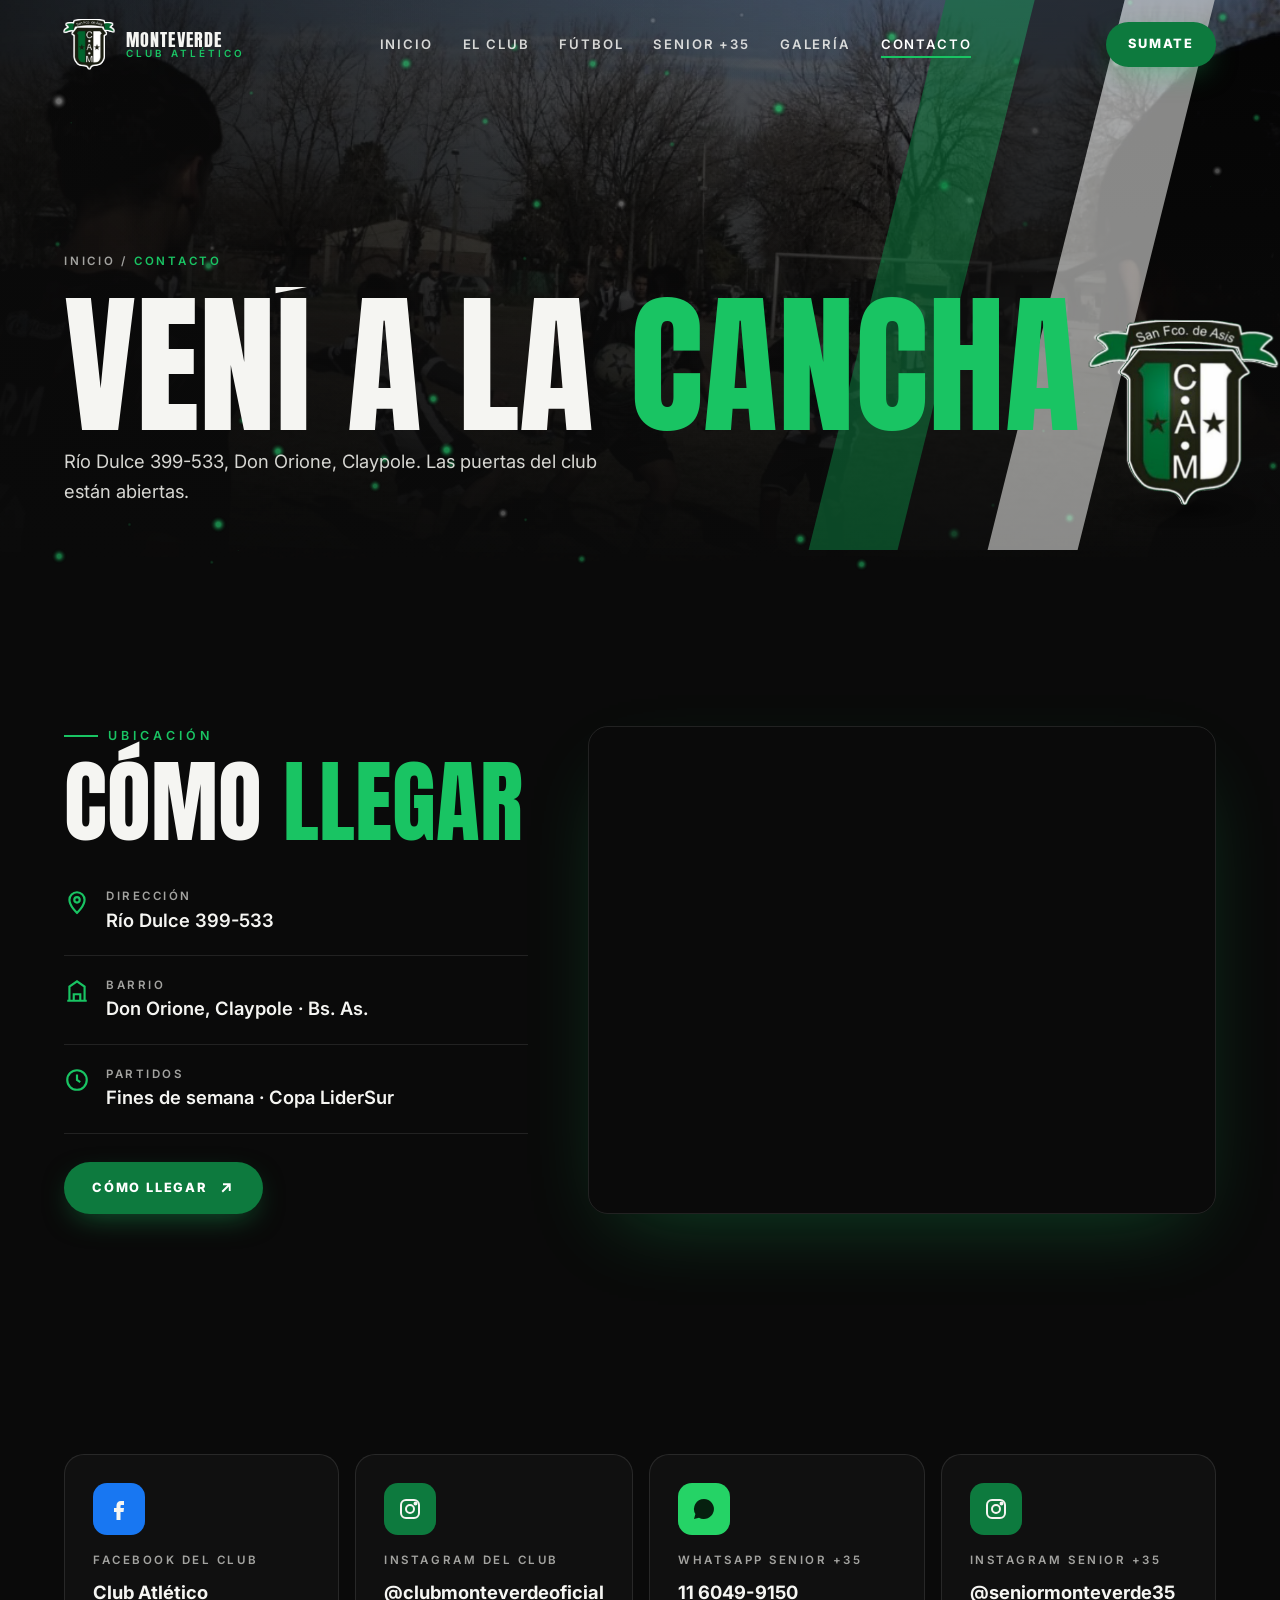
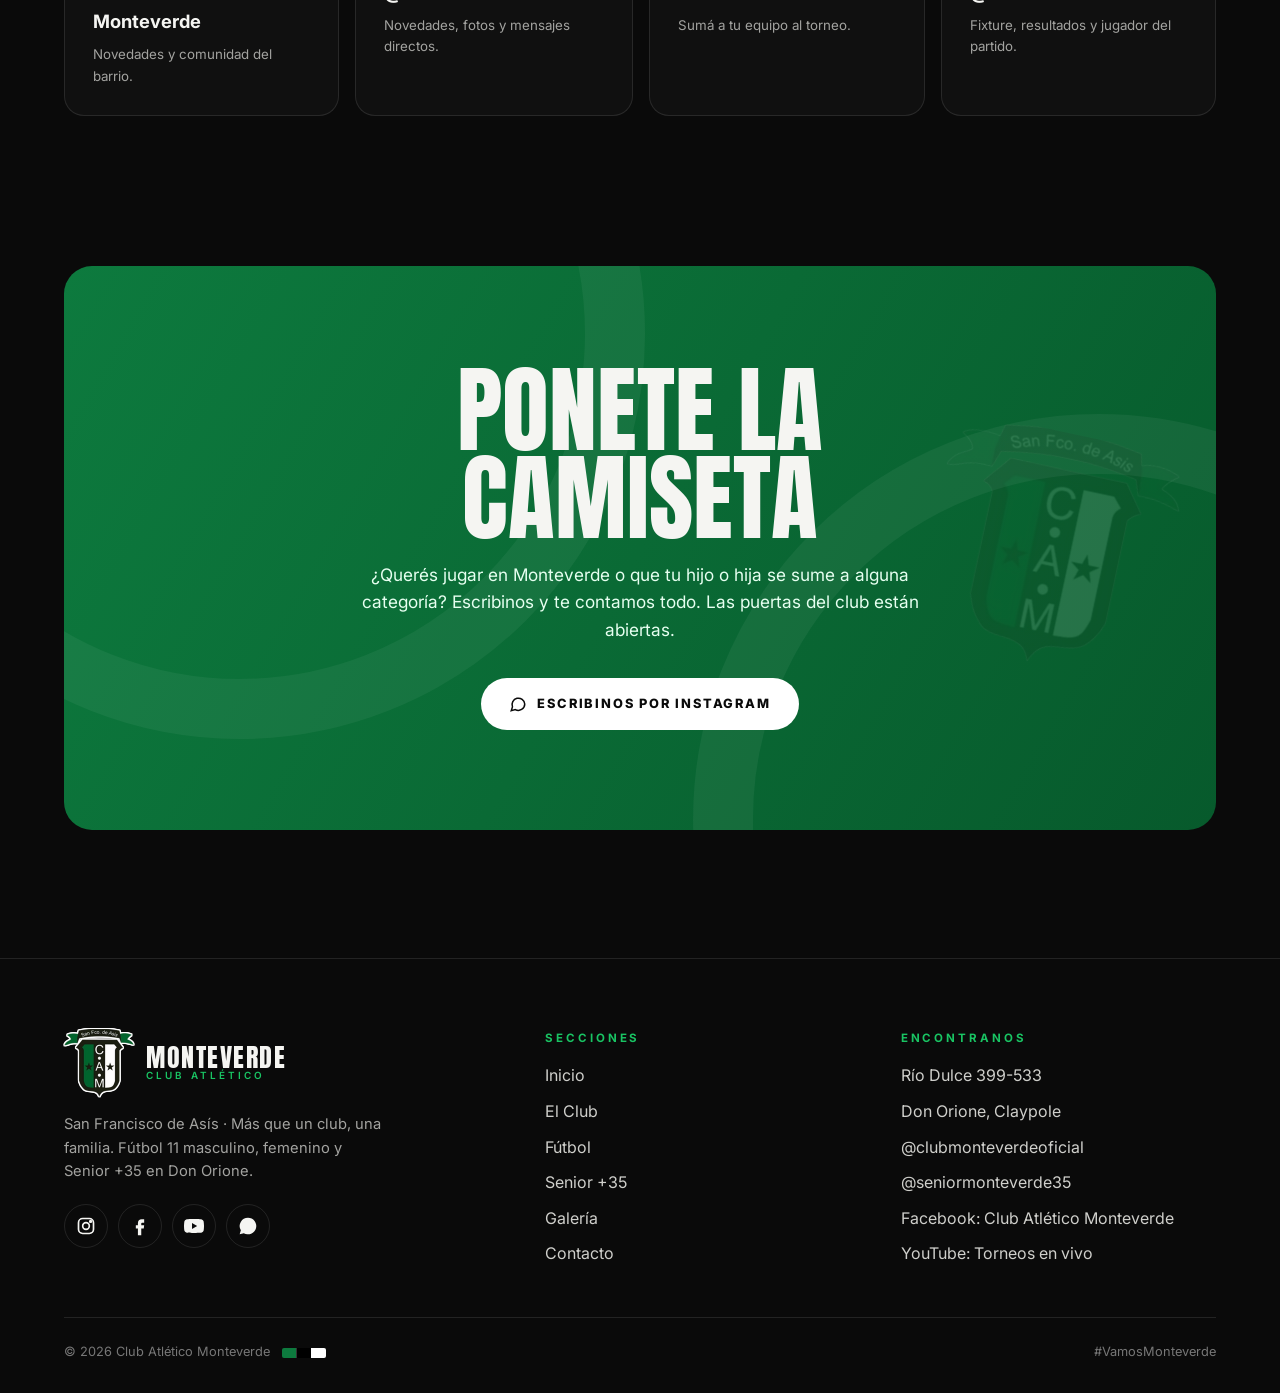
<file: contacto.html>
<!doctype html>
<html lang="es-AR">
<head>
<meta charset="utf-8">
<meta name="viewport" content="width=device-width, initial-scale=1">
<title>Contacto y ubicación | Club Atlético Monteverde · Claypole</title>
<meta name="description" content="Ubicación y contacto del Club Atlético Monteverde: Río Dulce 399-533, Don Orione, Claypole. Escribinos por Instagram, Facebook o WhatsApp para sumarte.">
<meta name="theme-color" content="#0a0a0a">
<!-- SEO -->
<link rel="canonical" href="https://clubmonteverde.com.ar/contacto.html">
<meta name="robots" content="index, follow, max-image-preview:large">
<meta name="author" content="Club Atlético Monteverde">
<meta property="og:type" content="website">
<meta property="og:locale" content="es_AR">
<meta property="og:site_name" content="Club Atlético Monteverde">
<meta property="og:title" content="Contacto y ubicación | Club Atlético Monteverde · Claypole">
<meta property="og:description" content="Ubicación y contacto del Club Atlético Monteverde: Río Dulce 399-533, Don Orione, Claypole. Escribinos por Instagram, Facebook o WhatsApp para sumarte.">
<meta property="og:url" content="https://clubmonteverde.com.ar/contacto.html">
<meta property="og:image" content="https://clubmonteverde.com.ar/img/og-image.jpg">
<meta property="og:image:width" content="1200">
<meta property="og:image:height" content="630">
<meta property="og:image:alt" content="Escudo y plantel del Club Atlético Monteverde">
<meta name="twitter:card" content="summary_large_image">
<meta name="twitter:title" content="Contacto y ubicación | Club Atlético Monteverde · Claypole">
<meta name="twitter:description" content="Ubicación y contacto del Club Atlético Monteverde: Río Dulce 399-533, Don Orione, Claypole. Escribinos por Instagram, Facebook o WhatsApp para sumarte.">
<meta name="twitter:image" content="https://clubmonteverde.com.ar/img/og-image.jpg">
<link rel="icon" href="/favicon.ico" sizes="any">
<link rel="icon" href="/favicon-32.png" type="image/png" sizes="32x32">
<link rel="apple-touch-icon" href="/apple-touch-icon.png">
<link rel="manifest" href="/site.webmanifest">
<link rel="preload" as="image" href="img/foto10.webp" fetchpriority="high">
<script type="application/ld+json">{"@context":"https://schema.org","@graph":[{"@type":"SportsOrganization","@id":"https://clubmonteverde.com.ar/#club","name":"Club Atlético Monteverde","alternateName":["C.A.M.","Monteverde","Club Atlético Monteverde San Francisco de Asís"],"sport":"Fútbol","slogan":"Más que un club, una familia","url":"https://clubmonteverde.com.ar/","logo":"https://clubmonteverde.com.ar/img/escudo.png","image":"https://clubmonteverde.com.ar/img/og-image.jpg","address":{"@type":"PostalAddress","streetAddress":"Río Dulce 399","addressLocality":"Claypole","addressRegion":"Buenos Aires","addressCountry":"AR"},"areaServed":"Don Orione, Claypole, Almirante Brown","sameAs":["https://www.instagram.com/clubmonteverdeoficial/","https://www.facebook.com/pabloemanuel.castillo.5","https://www.instagram.com/seniormonteverde35/","https://www.youtube.com/@TorneosClubMonteverde"]},{"@type":"WebSite","@id":"https://clubmonteverde.com.ar/#web","url":"https://clubmonteverde.com.ar/","name":"Club Atlético Monteverde","inLanguage":"es-AR","publisher":{"@id":"https://clubmonteverde.com.ar/#club"}},{"@type":"WebPage","@id":"https://clubmonteverde.com.ar/contacto.html#page","url":"https://clubmonteverde.com.ar/contacto.html","name":"Contacto y ubicación | Club Atlético Monteverde · Claypole","description":"Ubicación y contacto del Club Atlético Monteverde: Río Dulce 399-533, Don Orione, Claypole. Escribinos por Instagram, Facebook o WhatsApp para sumarte.","inLanguage":"es-AR","isPartOf":{"@id":"https://clubmonteverde.com.ar/#web"},"about":{"@id":"https://clubmonteverde.com.ar/#club"},"primaryImageOfPage":"https://clubmonteverde.com.ar/img/og-image.jpg"},{"@type":"BreadcrumbList","itemListElement":[{"@type":"ListItem","position":1,"name":"Inicio","item":"https://clubmonteverde.com.ar/"},{"@type":"ListItem","position":2,"name":"Contacto","item":"https://clubmonteverde.com.ar/contacto.html"}]}]}</script>
<!-- /SEO -->
<link rel="preconnect" href="https://fonts.googleapis.com">
<link rel="preconnect" href="https://fonts.gstatic.com" crossorigin>
<link href="https://fonts.googleapis.com/css2?family=Anton&family=Inter:wght@400;500;600;800&display=swap" rel="stylesheet">
<link rel="stylesheet" href="styles.css">
<link rel="stylesheet" href="fx.css">
</head>
<body>
<div id="loader"><img src="img/escudo-3d.png" alt=""><div class="bar"></div></div>
<div id="progress"></div>

<header id="top">
  <nav class="wrap">
    <a href="index.html" class="brand"><img src="img/escudo-sm.png" alt="Escudo del Club Atlético Monteverde" width="50" height="48"><span>MONTEVERDE<small>CLUB ATLÉTICO</small></span></a>
    <ul class="links">
      <li><a href="index.html">Inicio</a></li>
      <li><a href="club.html">El Club</a></li>
      <li><a href="futbol.html">Fútbol</a></li>
      <li><a href="senior.html">Senior +35</a></li>
      <li><a href="galeria.html">Galería</a></li>
      <li><a href="contacto.html">Contacto</a></li>
    </ul>
    <a href="contacto.html#sumate" class="btn btn-green nav-cta">Sumate</a>
    <button class="burger" aria-label="Abrir menú" aria-expanded="false"><span></span><span></span><span></span></button>
  </nav>
</header>

<main>
<section class="page-hero">
  <div class="bg" style="background-image:url('img/foto10.webp')"></div>
  <div class="stripes"><i></i><i></i><i></i></div>
  <div class="wrap">
    <img class="crest-mini" src="img/escudo-3d.png" alt="">
    <div class="crumbs"><a href="index.html">Inicio</a> / <b>Contacto</b></div>
    <h1><span>Vení a la <em>cancha</em></span></h1>
    <p>Río Dulce 399-533, Don Orione, Claypole. Las puertas del club están abiertas.</p>
  </div>
</section>
<!-- UBICACIÓN -->
<section class="pad" id="ubicacion">
  <div class="wrap loc-grid">
    <div class="loc-info">
      <span class="eyebrow reveal">Ubicación</span>
      <h2 class="sec-title reveal d1">Cómo <em>llegar</em></h2>
      <div class="loc-item reveal d1"><svg viewBox="0 0 24 24" fill="none" stroke="currentColor" stroke-width="2"><path d="M12 22s7-6.2 7-12a7 7 0 0 0-14 0c0 5.8 7 12 7 12z"/><circle cx="12" cy="10" r="2.5"/></svg><div><b>Dirección</b><span>Río Dulce 399-533</span></div></div>
      <div class="loc-item reveal d2"><svg viewBox="0 0 24 24" fill="none" stroke="currentColor" stroke-width="2"><path d="M3 21h18M5 21V8l7-5 7 5v13M9 21v-6h6v6"/></svg><div><b>Barrio</b><span>Don Orione, Claypole · Bs. As.</span></div></div>
      <div class="loc-item reveal d3"><svg viewBox="0 0 24 24" fill="none" stroke="currentColor" stroke-width="2"><circle cx="12" cy="12" r="9"/><path d="M12 7v5l3 2"/></svg><div><b>Partidos</b><span>Fines de semana · Copa LiderSur</span></div></div>
      <div class="reveal d3" style="margin-top:28px"><a class="btn btn-green" target="_blank" rel="noopener" href="https://www.google.com/maps/search/?api=1&query=R%C3%ADo+Dulce+400,+Don+Orione,+Claypole,+Buenos+Aires">Cómo llegar
        <svg width="18" height="18" viewBox="0 0 24 24" fill="none" stroke="currentColor" stroke-width="2.5"><path d="M7 17L17 7M8 7h9v9"/></svg></a></div>
    </div>
    <div class="map reveal d1">
      <iframe title="Mapa del Club Atlético Monteverde" loading="lazy" referrerpolicy="no-referrer-when-downgrade"
        src="https://maps.google.com/maps?q=R%C3%ADo%20Dulce%20400%2C%20Don%20Orione%2C%20Claypole%2C%20Buenos%20Aires&z=16&output=embed"></iframe>
    </div>
  </div>
</section>

<div class="wrap"><div class="contact-cards">
  <a class="ccard reveal" href="https://www.facebook.com/pabloemanuel.castillo.5" target="_blank" rel="noopener"><span class="ic fb"><svg viewBox="0 0 24 24" fill="currentColor"><path d="M14 8h3V4h-3c-2.8 0-4.5 1.8-4.5 4.6V11H7v4h2.5v8h4v-8h3l.5-4h-3.5V9c0-.6.4-1 1-1z"/></svg></span><b>Facebook del club</b><span>Club Atlético Monteverde</span><small>Novedades y comunidad del barrio.</small></a>
  <a class="ccard reveal" href="https://www.instagram.com/clubmonteverdeoficial/" target="_blank" rel="noopener"><span class="ic"><svg viewBox="0 0 24 24" fill="none" stroke="currentColor" stroke-width="2"><rect x="3" y="3" width="18" height="18" rx="5"/><circle cx="12" cy="12" r="4"/><circle cx="17.5" cy="6.5" r="1" fill="currentColor"/></svg></span><b>Instagram del club</b><span>@clubmonteverdeoficial</span><small>Novedades, fotos y mensajes directos.</small></a>
  <a class="ccard reveal d1" href="https://wa.me/5491160499150?text=Hola!%20Quiero%20info%20del%20Torneo%20Senior%20%2B35%20Monteverde" target="_blank" rel="noopener"><span class="ic wa"><svg viewBox="0 0 24 24" fill="currentColor"><path d="M17.5 14.4c-.3-.1-1.8-.9-2-1-.3-.1-.5-.1-.7.1l-.9 1.2c-.2.2-.3.2-.6.1-1.6-.8-2.7-1.5-3.8-3.3-.3-.5.3-.5.8-1.6.1-.2 0-.4 0-.5l-.9-2.2c-.2-.6-.5-.5-.7-.5h-.6c-.2 0-.5.1-.8.4-.3.3-1 1-1 2.5s1.1 2.9 1.2 3.1c.1.2 2.1 3.2 5.1 4.5 1.9.8 2.6.9 3.6.7.6-.1 1.8-.7 2-1.4.3-.7.3-1.3.2-1.4-.1-.2-.3-.3-.6-.4zM12 2a10 10 0 0 0-8.6 15.1L2 22l5-1.3A10 10 0 1 0 12 2z"/></svg></span><b>WhatsApp Senior +35</b><span>11 6049-9150</span><small>Sumá a tu equipo al torneo.</small></a>
  <a class="ccard reveal d2" href="https://www.instagram.com/seniormonteverde35/" target="_blank" rel="noopener"><span class="ic"><svg viewBox="0 0 24 24" fill="none" stroke="currentColor" stroke-width="2"><rect x="3" y="3" width="18" height="18" rx="5"/><circle cx="12" cy="12" r="4"/><circle cx="17.5" cy="6.5" r="1" fill="currentColor"/></svg></span><b>Instagram Senior +35</b><span>@seniormonteverde35</span><small>Fixture, resultados y jugador del partido.</small></a>
</div></div>
<div style="height:clamp(80px,12vw,150px)"></div><!-- SUMATE -->
<section id="sumate">
  <div class="wrap">
    <div class="join reveal">
      <img class="crest-bg" src="img/escudo.png" alt="">
      <h2>Ponete la<br>camiseta</h2>
      <p>¿Querés jugar en Monteverde o que tu hijo o hija se sume a alguna categoría? Escribinos y te contamos todo. Las puertas del club están abiertas.</p>
      <a class="btn btn-white" href="https://ig.me/m/clubmonteverdeoficial" target="_blank" rel="noopener">
        <svg width="18" height="18" viewBox="0 0 24 24" fill="none" stroke="currentColor" stroke-width="2"><path d="M21 12a8.5 8.5 0 0 1-12.6 7.4L3 21l1.6-5.2A8.5 8.5 0 1 1 21 12z"/></svg>
        Escribinos por Instagram</a>
    </div>
  </div>
</section>
</main>

<footer>
  <div class="wrap">
    <div class="foot">
      <div>
        <a href="index.html" class="brand"><img src="img/escudo-sm.png" alt="" width="70" height="68"><span>MONTEVERDE<small>CLUB ATLÉTICO</small></span></a>
        <p>San Francisco de Asís · Más que un club, una familia. Fútbol 11 masculino, femenino y Senior +35 en Don Orione.</p>
        <div class="social"><a href="https://www.instagram.com/clubmonteverdeoficial/" target="_blank" rel="noopener" aria-label="Instagram"><svg viewBox="0 0 24 24" fill="none" stroke="currentColor" stroke-width="2"><rect x="3" y="3" width="18" height="18" rx="5"/><circle cx="12" cy="12" r="4"/><circle cx="17.5" cy="6.5" r="1" fill="currentColor"/></svg></a>
        <a href="https://www.facebook.com/pabloemanuel.castillo.5" target="_blank" rel="noopener" aria-label="Facebook"><svg viewBox="0 0 24 24" fill="currentColor"><path d="M14 8h3V4h-3c-2.8 0-4.5 1.8-4.5 4.6V11H7v4h2.5v8h4v-8h3l.5-4h-3.5V9c0-.6.4-1 1-1z"/></svg></a>
        <a href="https://www.youtube.com/@TorneosClubMonteverde" target="_blank" rel="noopener" aria-label="YouTube"><svg viewBox="0 0 24 24" fill="currentColor"><path d="M23.5 6.2a3 3 0 0 0-2.1-2.1C19.5 3.6 12 3.6 12 3.6s-7.5 0-9.4.5A3 3 0 0 0 .5 6.2 31 31 0 0 0 0 12a31 31 0 0 0 .5 5.8 3 3 0 0 0 2.1 2.1c1.9.5 9.4.5 9.4.5s7.5 0 9.4-.5a3 3 0 0 0 2.1-2.1A31 31 0 0 0 24 12a31 31 0 0 0-.5-5.8zM9.6 15.6V8.4l6.2 3.6-6.2 3.6z"/></svg></a>
        <a href="https://wa.me/5491160499150" target="_blank" rel="noopener" aria-label="WhatsApp"><svg viewBox="0 0 24 24" fill="currentColor"><path d="M17.5 14.4c-.3-.1-1.8-.9-2-1-.3-.1-.5-.1-.7.1l-.9 1.2c-.2.2-.3.2-.6.1-1.6-.8-2.7-1.5-3.8-3.3-.3-.5.3-.5.8-1.6.1-.2 0-.4 0-.5l-.9-2.2c-.2-.6-.5-.5-.7-.5h-.6c-.2 0-.5.1-.8.4-.3.3-1 1-1 2.5s1.1 2.9 1.2 3.1c.1.2 2.1 3.2 5.1 4.5 1.9.8 2.6.9 3.6.7.6-.1 1.8-.7 2-1.4.3-.7.3-1.3.2-1.4-.1-.2-.3-.3-.6-.4zM12 2a10 10 0 0 0-8.6 15.1L2 22l5-1.3A10 10 0 1 0 12 2z"/></svg></a></div>
      </div>
      <div><h5>Secciones</h5><ul><li><a href="index.html">Inicio</a></li><li><a href="club.html">El Club</a></li><li><a href="futbol.html">Fútbol</a></li><li><a href="senior.html">Senior +35</a></li><li><a href="galeria.html">Galería</a></li><li><a href="contacto.html">Contacto</a></li></ul></div>
      <div><h5>Encontranos</h5><ul><li>Río Dulce 399-533</li><li>Don Orione, Claypole</li><li><a href="https://www.instagram.com/clubmonteverdeoficial/" target="_blank" rel="noopener">@clubmonteverdeoficial</a></li><li><a href="https://www.instagram.com/seniormonteverde35/" target="_blank" rel="noopener">@seniormonteverde35</a></li><li><a href="https://www.facebook.com/pabloemanuel.castillo.5" target="_blank" rel="noopener">Facebook: Club Atlético Monteverde</a></li><li><a href="https://www.youtube.com/@TorneosClubMonteverde" target="_blank" rel="noopener">YouTube: Torneos en vivo</a></li></ul></div>
    </div>
    <div class="copy"><span>© <span class="yr"></span> Club Atlético Monteverde <span class="flag"><i></i><i></i><i></i></span></span><span>#VamosMonteverde</span></div>
  </div>
</footer>

<script src="main.js"></script>
<script src="fx.js"></script>
</body>
</html>
</file>
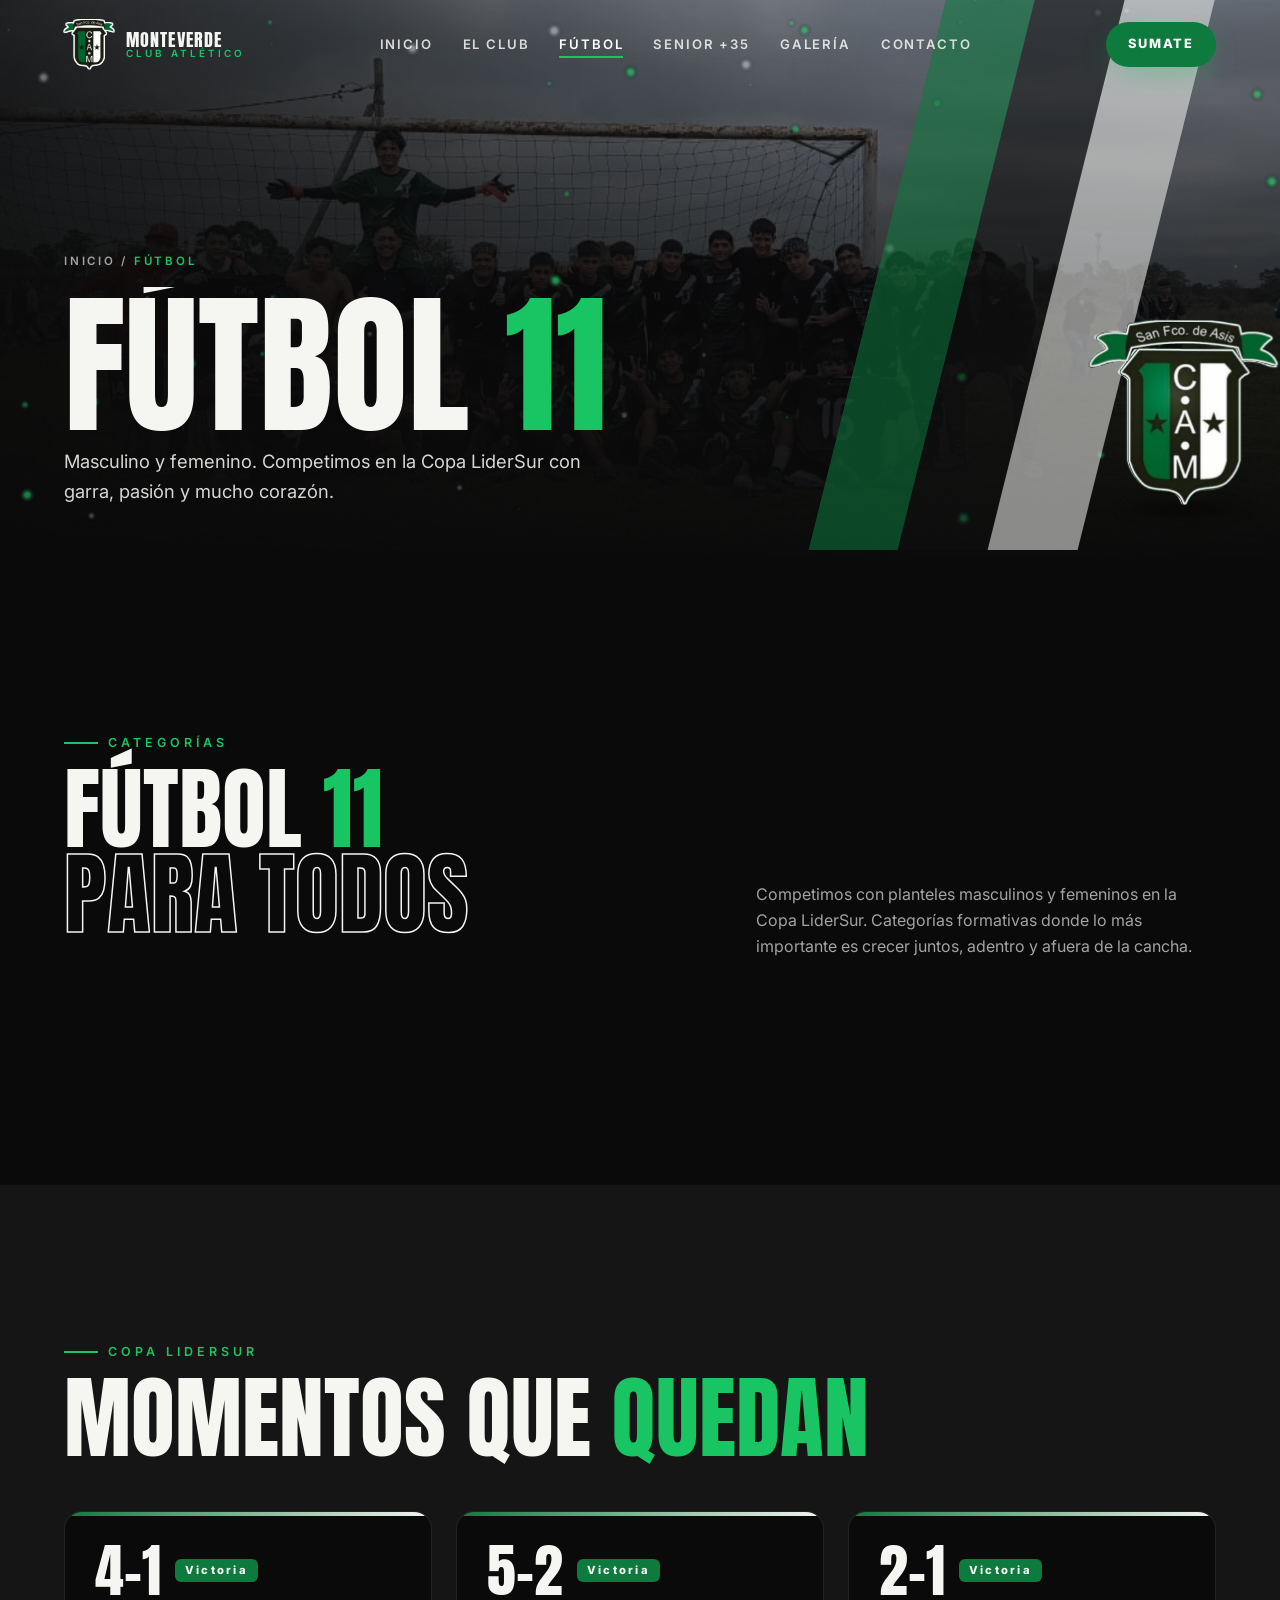
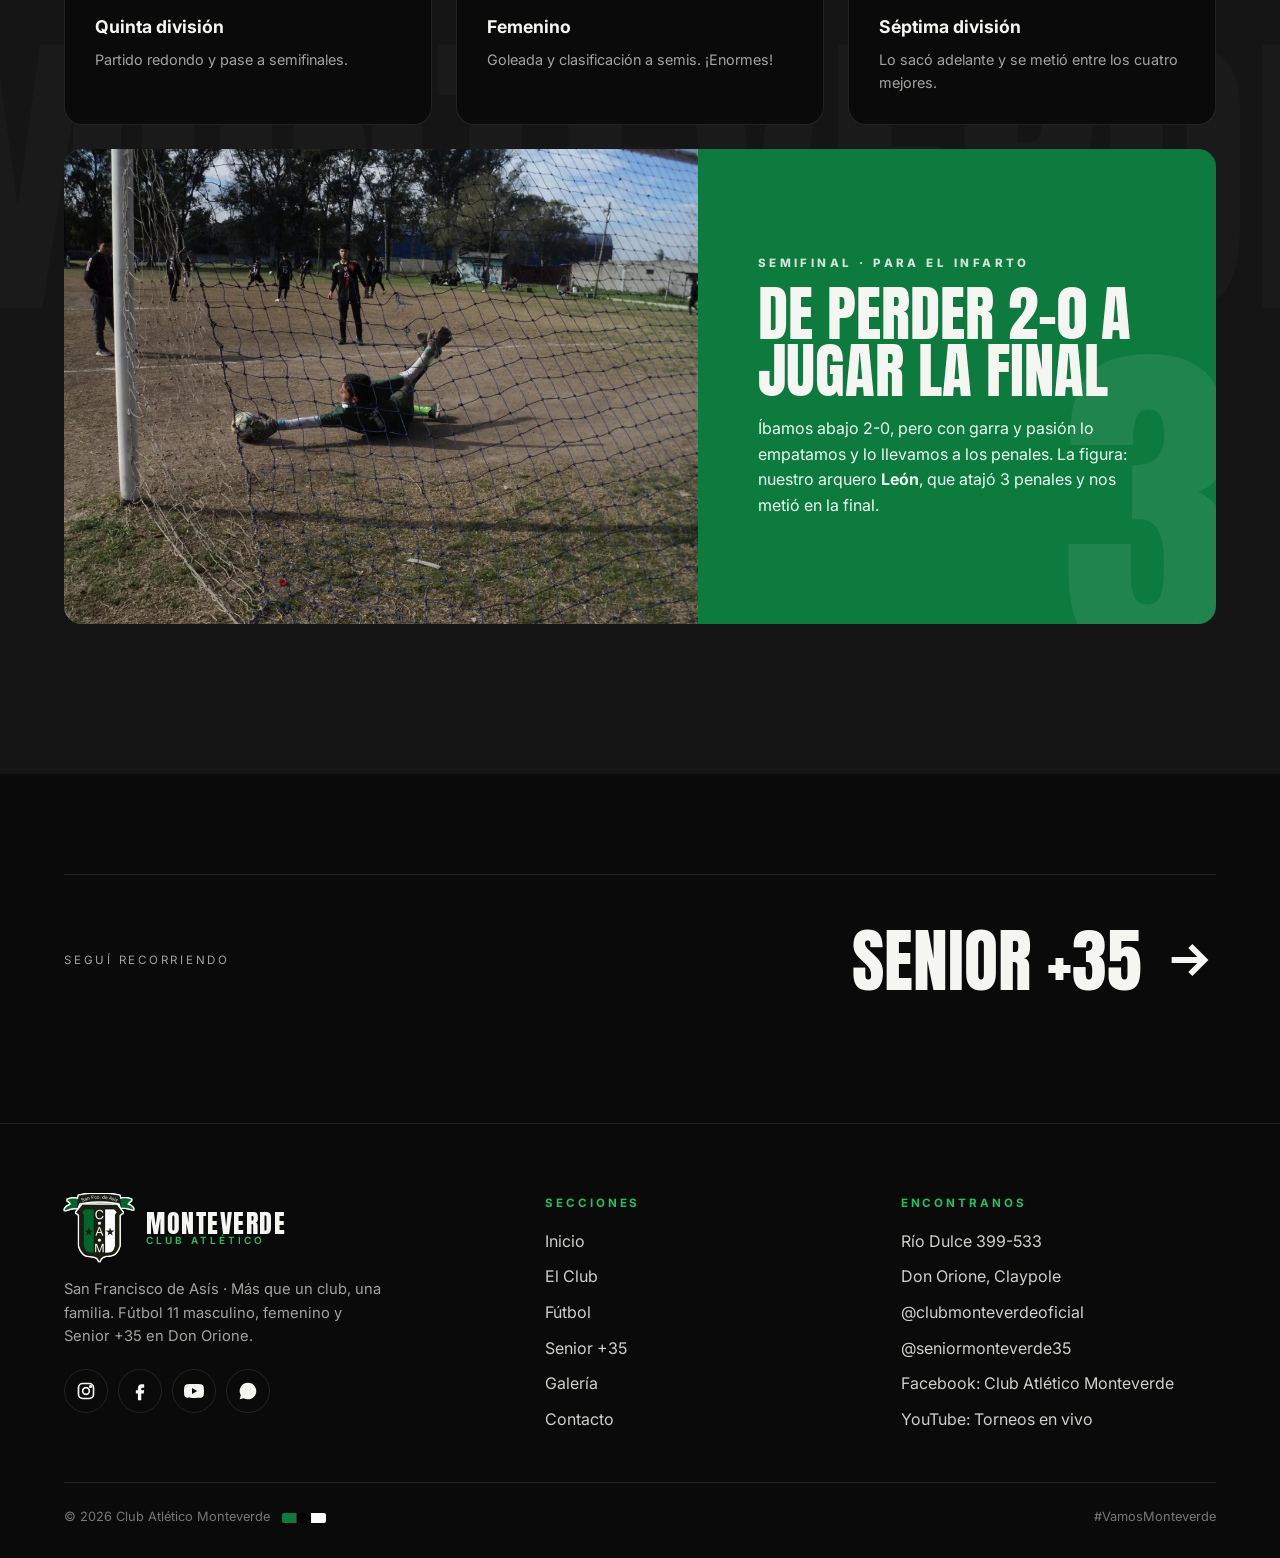
<file: futbol.html>
<!doctype html>
<html lang="es-AR">
<head>
<meta charset="utf-8">
<meta name="viewport" content="width=device-width, initial-scale=1">
<title>Fútbol 11 masculino y femenino | Club Atlético Monteverde</title>
<meta name="description" content="Categorías de fútbol 11 masculino y femenino del Club Atlético Monteverde en la Copa LiderSur: Quinta, Séptima, Octava y Femenino. Resultados y momentos.">
<meta name="theme-color" content="#0a0a0a">
<!-- SEO -->
<link rel="canonical" href="https://clubmonteverde.com.ar/futbol.html">
<meta name="robots" content="index, follow, max-image-preview:large">
<meta name="author" content="Club Atlético Monteverde">
<meta property="og:type" content="website">
<meta property="og:locale" content="es_AR">
<meta property="og:site_name" content="Club Atlético Monteverde">
<meta property="og:title" content="Fútbol 11 masculino y femenino | Club Atlético Monteverde">
<meta property="og:description" content="Categorías de fútbol 11 masculino y femenino del Club Atlético Monteverde en la Copa LiderSur: Quinta, Séptima, Octava y Femenino. Resultados y momentos.">
<meta property="og:url" content="https://clubmonteverde.com.ar/futbol.html">
<meta property="og:image" content="https://clubmonteverde.com.ar/img/og-image.jpg">
<meta property="og:image:width" content="1200">
<meta property="og:image:height" content="630">
<meta property="og:image:alt" content="Escudo y plantel del Club Atlético Monteverde">
<meta name="twitter:card" content="summary_large_image">
<meta name="twitter:title" content="Fútbol 11 masculino y femenino | Club Atlético Monteverde">
<meta name="twitter:description" content="Categorías de fútbol 11 masculino y femenino del Club Atlético Monteverde en la Copa LiderSur: Quinta, Séptima, Octava y Femenino. Resultados y momentos.">
<meta name="twitter:image" content="https://clubmonteverde.com.ar/img/og-image.jpg">
<link rel="icon" href="/favicon.ico" sizes="any">
<link rel="icon" href="/favicon-32.png" type="image/png" sizes="32x32">
<link rel="apple-touch-icon" href="/apple-touch-icon.png">
<link rel="manifest" href="/site.webmanifest">
<link rel="preload" as="image" href="img/foto11.webp" fetchpriority="high">
<script type="application/ld+json">{"@context":"https://schema.org","@graph":[{"@type":"SportsOrganization","@id":"https://clubmonteverde.com.ar/#club","name":"Club Atlético Monteverde","alternateName":["C.A.M.","Monteverde","Club Atlético Monteverde San Francisco de Asís"],"sport":"Fútbol","slogan":"Más que un club, una familia","url":"https://clubmonteverde.com.ar/","logo":"https://clubmonteverde.com.ar/img/escudo.png","image":"https://clubmonteverde.com.ar/img/og-image.jpg","address":{"@type":"PostalAddress","streetAddress":"Río Dulce 399","addressLocality":"Claypole","addressRegion":"Buenos Aires","addressCountry":"AR"},"areaServed":"Don Orione, Claypole, Almirante Brown","sameAs":["https://www.instagram.com/clubmonteverdeoficial/","https://www.facebook.com/pabloemanuel.castillo.5","https://www.instagram.com/seniormonteverde35/","https://www.youtube.com/@TorneosClubMonteverde"]},{"@type":"WebSite","@id":"https://clubmonteverde.com.ar/#web","url":"https://clubmonteverde.com.ar/","name":"Club Atlético Monteverde","inLanguage":"es-AR","publisher":{"@id":"https://clubmonteverde.com.ar/#club"}},{"@type":"WebPage","@id":"https://clubmonteverde.com.ar/futbol.html#page","url":"https://clubmonteverde.com.ar/futbol.html","name":"Fútbol 11 masculino y femenino | Club Atlético Monteverde","description":"Categorías de fútbol 11 masculino y femenino del Club Atlético Monteverde en la Copa LiderSur: Quinta, Séptima, Octava y Femenino. Resultados y momentos.","inLanguage":"es-AR","isPartOf":{"@id":"https://clubmonteverde.com.ar/#web"},"about":{"@id":"https://clubmonteverde.com.ar/#club"},"primaryImageOfPage":"https://clubmonteverde.com.ar/img/og-image.jpg"},{"@type":"BreadcrumbList","itemListElement":[{"@type":"ListItem","position":1,"name":"Inicio","item":"https://clubmonteverde.com.ar/"},{"@type":"ListItem","position":2,"name":"Fútbol 11","item":"https://clubmonteverde.com.ar/futbol.html"}]}]}</script>
<!-- /SEO -->
<link rel="preconnect" href="https://fonts.googleapis.com">
<link rel="preconnect" href="https://fonts.gstatic.com" crossorigin>
<link href="https://fonts.googleapis.com/css2?family=Anton&family=Inter:wght@400;500;600;800&display=swap" rel="stylesheet">
<link rel="stylesheet" href="styles.css">
<link rel="stylesheet" href="fx.css">
</head>
<body>
<div id="loader"><img src="img/escudo-3d.png" alt=""><div class="bar"></div></div>
<div id="progress"></div>

<header id="top">
  <nav class="wrap">
    <a href="index.html" class="brand"><img src="img/escudo-sm.png" alt="Escudo del Club Atlético Monteverde" width="50" height="48"><span>MONTEVERDE<small>CLUB ATLÉTICO</small></span></a>
    <ul class="links">
      <li><a href="index.html">Inicio</a></li>
      <li><a href="club.html">El Club</a></li>
      <li><a href="futbol.html">Fútbol</a></li>
      <li><a href="senior.html">Senior +35</a></li>
      <li><a href="galeria.html">Galería</a></li>
      <li><a href="contacto.html">Contacto</a></li>
    </ul>
    <a href="contacto.html#sumate" class="btn btn-green nav-cta">Sumate</a>
    <button class="burger" aria-label="Abrir menú" aria-expanded="false"><span></span><span></span><span></span></button>
  </nav>
</header>

<main>
<section class="page-hero">
  <div class="bg" style="background-image:url('img/foto11.webp')"></div>
  <div class="stripes"><i></i><i></i><i></i></div>
  <div class="wrap">
    <img class="crest-mini" src="img/escudo-3d.png" alt="">
    <div class="crumbs"><a href="index.html">Inicio</a> / <b>Fútbol</b></div>
    <h1><span>Fútbol <em>11</em></span></h1>
    <p>Masculino y femenino. Competimos en la Copa LiderSur con garra, pasión y mucho corazón.</p>
  </div>
</section>
<!-- FÚTBOL -->
<section class="pad" id="futbol">
  <div class="wrap">
    <div class="futbol-head">
      <div>
        <span class="eyebrow reveal">Categorías</span>
        <h2 class="sec-title reveal d1">Fútbol <em>11</em><br><span class="o">Para todos</span></h2>
      </div>
      <p class="muted reveal d2">Competimos con planteles masculinos y femeninos en la Copa LiderSur. Categorías formativas donde lo más importante es crecer juntos, adentro y afuera de la cancha.</p>
    </div>
    <div class="cards">
      <article class="card reveal"><img src="img/foto03.webp" alt="Quinta división" loading="lazy"><span class="num">5ª</span><span class="tag">Masculino</span><div class="info"><h3>Quinta</h3><p>Ganó 4-1 y se metió en semis.</p><div class="line"></div></div></article>
      <article class="card reveal d1"><img src="img/foto02.webp" alt="Séptima división" loading="lazy"><span class="num">7ª</span><span class="tag">Masculino</span><div class="info"><h3>Séptima</h3><p>Ganó 2-1 y pasó a semis.</p><div class="line"></div></div></article>
      <article class="card reveal d2"><img src="img/foto15.webp" alt="Octava división" loading="lazy"><span class="num">8ª</span><span class="tag">Masculino</span><div class="info"><h3>Octava</h3><p>Dejó todo en cada partido.</p><div class="line"></div></div></article>
      <article class="card reveal d3"><img src="img/foto17.webp" alt="Plantel femenino" loading="lazy"><span class="num">F</span><span class="tag w">Femenino</span><div class="info"><h3>Femenino</h3><p>Ganó 5-2 y clasificó a semis.</p><div class="line"></div></div></article>
    </div>
  </div>
</section>

<!-- MOMENTOS -->
<section class="pad moments" id="momentos">
  <div class="wrap">
    <span class="eyebrow reveal">Copa LiderSur</span>
    <h2 class="sec-title reveal d1">Momentos que <em>quedan</em></h2>
    <div class="mom-grid">
      <div class="mom reveal"><div class="score">4–1 <small>Victoria</small></div><h4>Quinta división</h4><p>Partido redondo y pase a semifinales.</p></div>
      <div class="mom reveal d1"><div class="score">5–2 <small>Victoria</small></div><h4>Femenino</h4><p>Goleada y clasificación a semis. ¡Enormes!</p></div>
      <div class="mom reveal d2"><div class="score">2–1 <small>Victoria</small></div><h4>Séptima división</h4><p>Lo sacó adelante y se metió entre los cuatro mejores.</p></div>
    </div>
    <div class="feature reveal">
      <img src="img/foto09.webp" alt="El arquero de Monteverde volando para atajar" loading="lazy">
      <div class="feature-body">
        <span class="k">Semifinal · Para el infarto</span>
        <h3>De perder 2-0 a jugar la final</h3>
        <p>Íbamos abajo 2-0, pero con garra y pasión lo empatamos y lo llevamos a los penales. La figura: nuestro arquero <strong>León</strong>, que atajó 3 penales y nos metió en la final.</p>
      </div>
    </div>
  </div>
</section>

<div class="wrap"><div class="next-page reveal"><small>Seguí recorriendo</small><a href="senior.html">Senior +35 <svg viewBox="0 0 24 24" fill="none" stroke="currentColor" stroke-width="2.5"><path d="M5 12h14M13 6l6 6-6 6"/></svg></a></div></div>
</main>

<footer>
  <div class="wrap">
    <div class="foot">
      <div>
        <a href="index.html" class="brand"><img src="img/escudo-sm.png" alt="" width="70" height="68"><span>MONTEVERDE<small>CLUB ATLÉTICO</small></span></a>
        <p>San Francisco de Asís · Más que un club, una familia. Fútbol 11 masculino, femenino y Senior +35 en Don Orione.</p>
        <div class="social"><a href="https://www.instagram.com/clubmonteverdeoficial/" target="_blank" rel="noopener" aria-label="Instagram"><svg viewBox="0 0 24 24" fill="none" stroke="currentColor" stroke-width="2"><rect x="3" y="3" width="18" height="18" rx="5"/><circle cx="12" cy="12" r="4"/><circle cx="17.5" cy="6.5" r="1" fill="currentColor"/></svg></a>
        <a href="https://www.facebook.com/pabloemanuel.castillo.5" target="_blank" rel="noopener" aria-label="Facebook"><svg viewBox="0 0 24 24" fill="currentColor"><path d="M14 8h3V4h-3c-2.8 0-4.5 1.8-4.5 4.6V11H7v4h2.5v8h4v-8h3l.5-4h-3.5V9c0-.6.4-1 1-1z"/></svg></a>
        <a href="https://www.youtube.com/@TorneosClubMonteverde" target="_blank" rel="noopener" aria-label="YouTube"><svg viewBox="0 0 24 24" fill="currentColor"><path d="M23.5 6.2a3 3 0 0 0-2.1-2.1C19.5 3.6 12 3.6 12 3.6s-7.5 0-9.4.5A3 3 0 0 0 .5 6.2 31 31 0 0 0 0 12a31 31 0 0 0 .5 5.8 3 3 0 0 0 2.1 2.1c1.9.5 9.4.5 9.4.5s7.5 0 9.4-.5a3 3 0 0 0 2.1-2.1A31 31 0 0 0 24 12a31 31 0 0 0-.5-5.8zM9.6 15.6V8.4l6.2 3.6-6.2 3.6z"/></svg></a>
        <a href="https://wa.me/5491160499150" target="_blank" rel="noopener" aria-label="WhatsApp"><svg viewBox="0 0 24 24" fill="currentColor"><path d="M17.5 14.4c-.3-.1-1.8-.9-2-1-.3-.1-.5-.1-.7.1l-.9 1.2c-.2.2-.3.2-.6.1-1.6-.8-2.7-1.5-3.8-3.3-.3-.5.3-.5.8-1.6.1-.2 0-.4 0-.5l-.9-2.2c-.2-.6-.5-.5-.7-.5h-.6c-.2 0-.5.1-.8.4-.3.3-1 1-1 2.5s1.1 2.9 1.2 3.1c.1.2 2.1 3.2 5.1 4.5 1.9.8 2.6.9 3.6.7.6-.1 1.8-.7 2-1.4.3-.7.3-1.3.2-1.4-.1-.2-.3-.3-.6-.4zM12 2a10 10 0 0 0-8.6 15.1L2 22l5-1.3A10 10 0 1 0 12 2z"/></svg></a></div>
      </div>
      <div><h5>Secciones</h5><ul><li><a href="index.html">Inicio</a></li><li><a href="club.html">El Club</a></li><li><a href="futbol.html">Fútbol</a></li><li><a href="senior.html">Senior +35</a></li><li><a href="galeria.html">Galería</a></li><li><a href="contacto.html">Contacto</a></li></ul></div>
      <div><h5>Encontranos</h5><ul><li>Río Dulce 399-533</li><li>Don Orione, Claypole</li><li><a href="https://www.instagram.com/clubmonteverdeoficial/" target="_blank" rel="noopener">@clubmonteverdeoficial</a></li><li><a href="https://www.instagram.com/seniormonteverde35/" target="_blank" rel="noopener">@seniormonteverde35</a></li><li><a href="https://www.facebook.com/pabloemanuel.castillo.5" target="_blank" rel="noopener">Facebook: Club Atlético Monteverde</a></li><li><a href="https://www.youtube.com/@TorneosClubMonteverde" target="_blank" rel="noopener">YouTube: Torneos en vivo</a></li></ul></div>
    </div>
    <div class="copy"><span>© <span class="yr"></span> Club Atlético Monteverde <span class="flag"><i></i><i></i><i></i></span></span><span>#VamosMonteverde</span></div>
  </div>
</footer>

<script src="main.js"></script>
<script src="fx.js"></script>
</body>
</html>
</file>
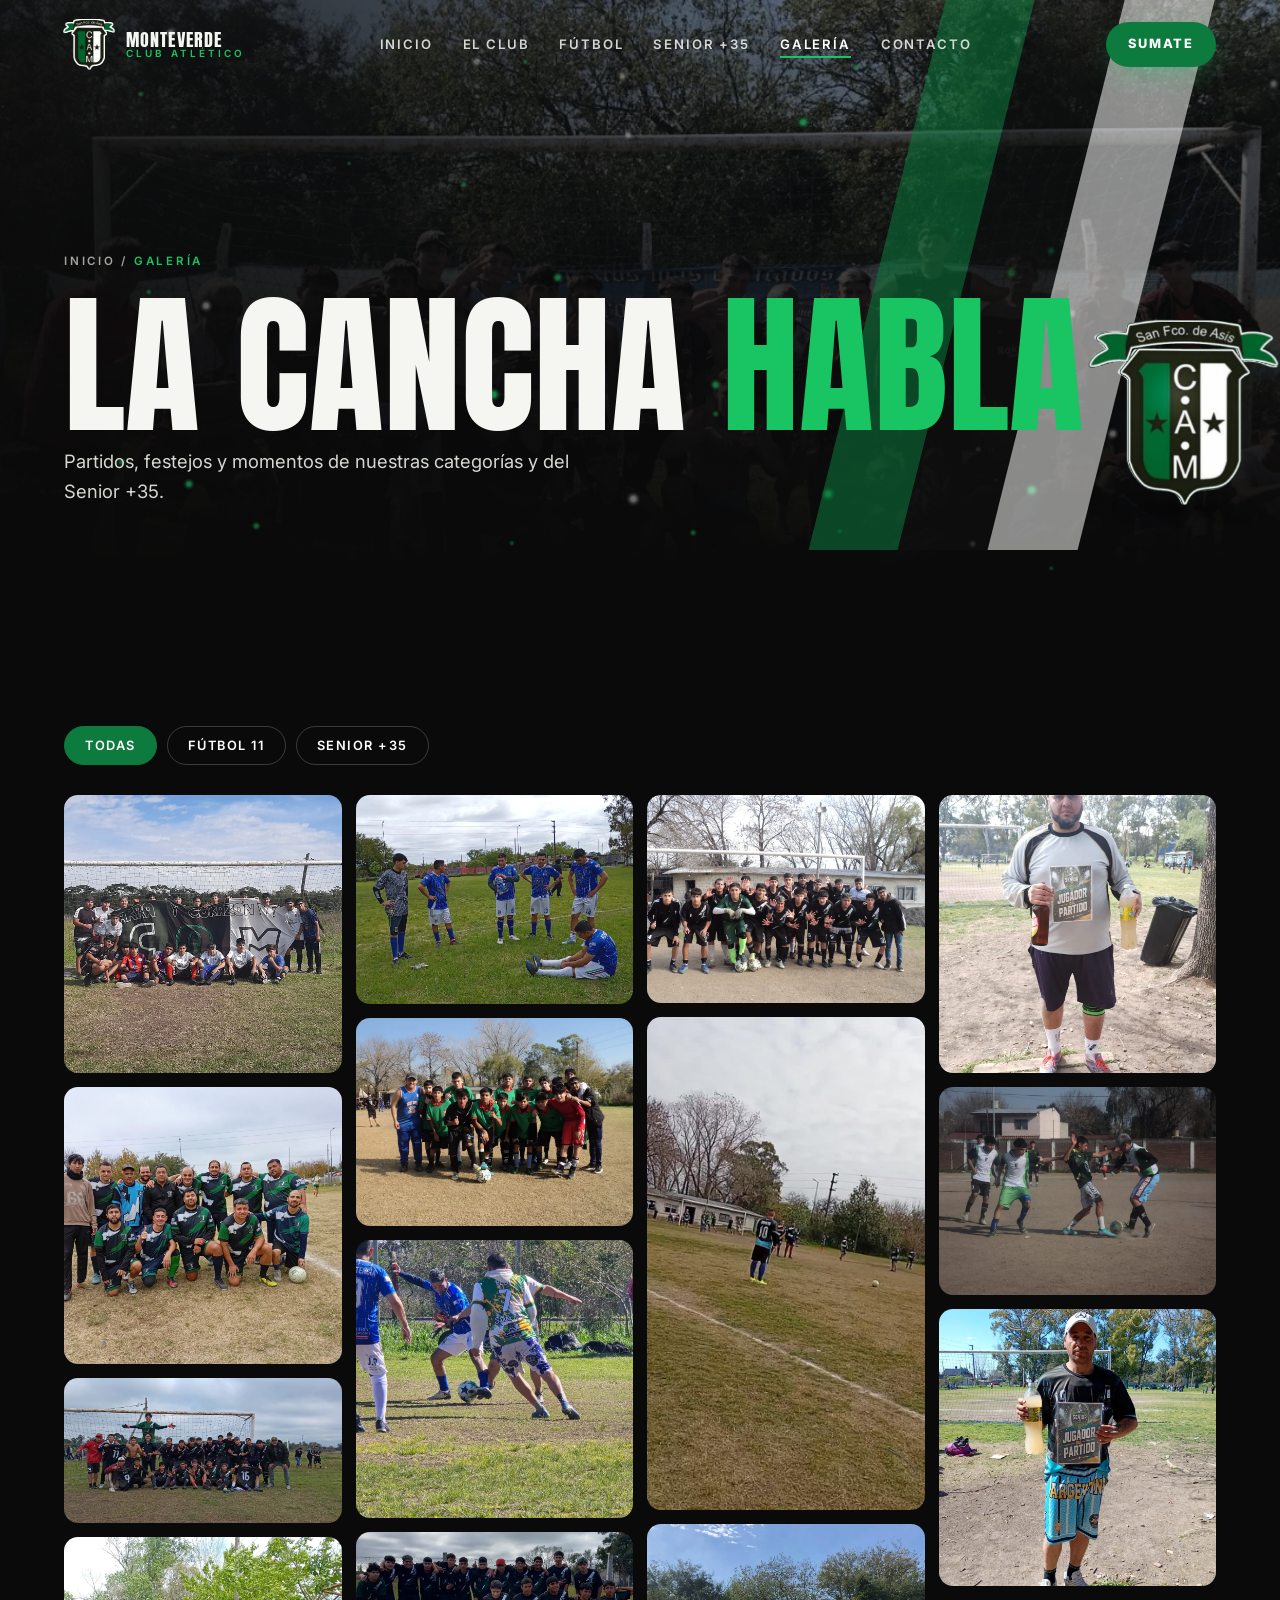
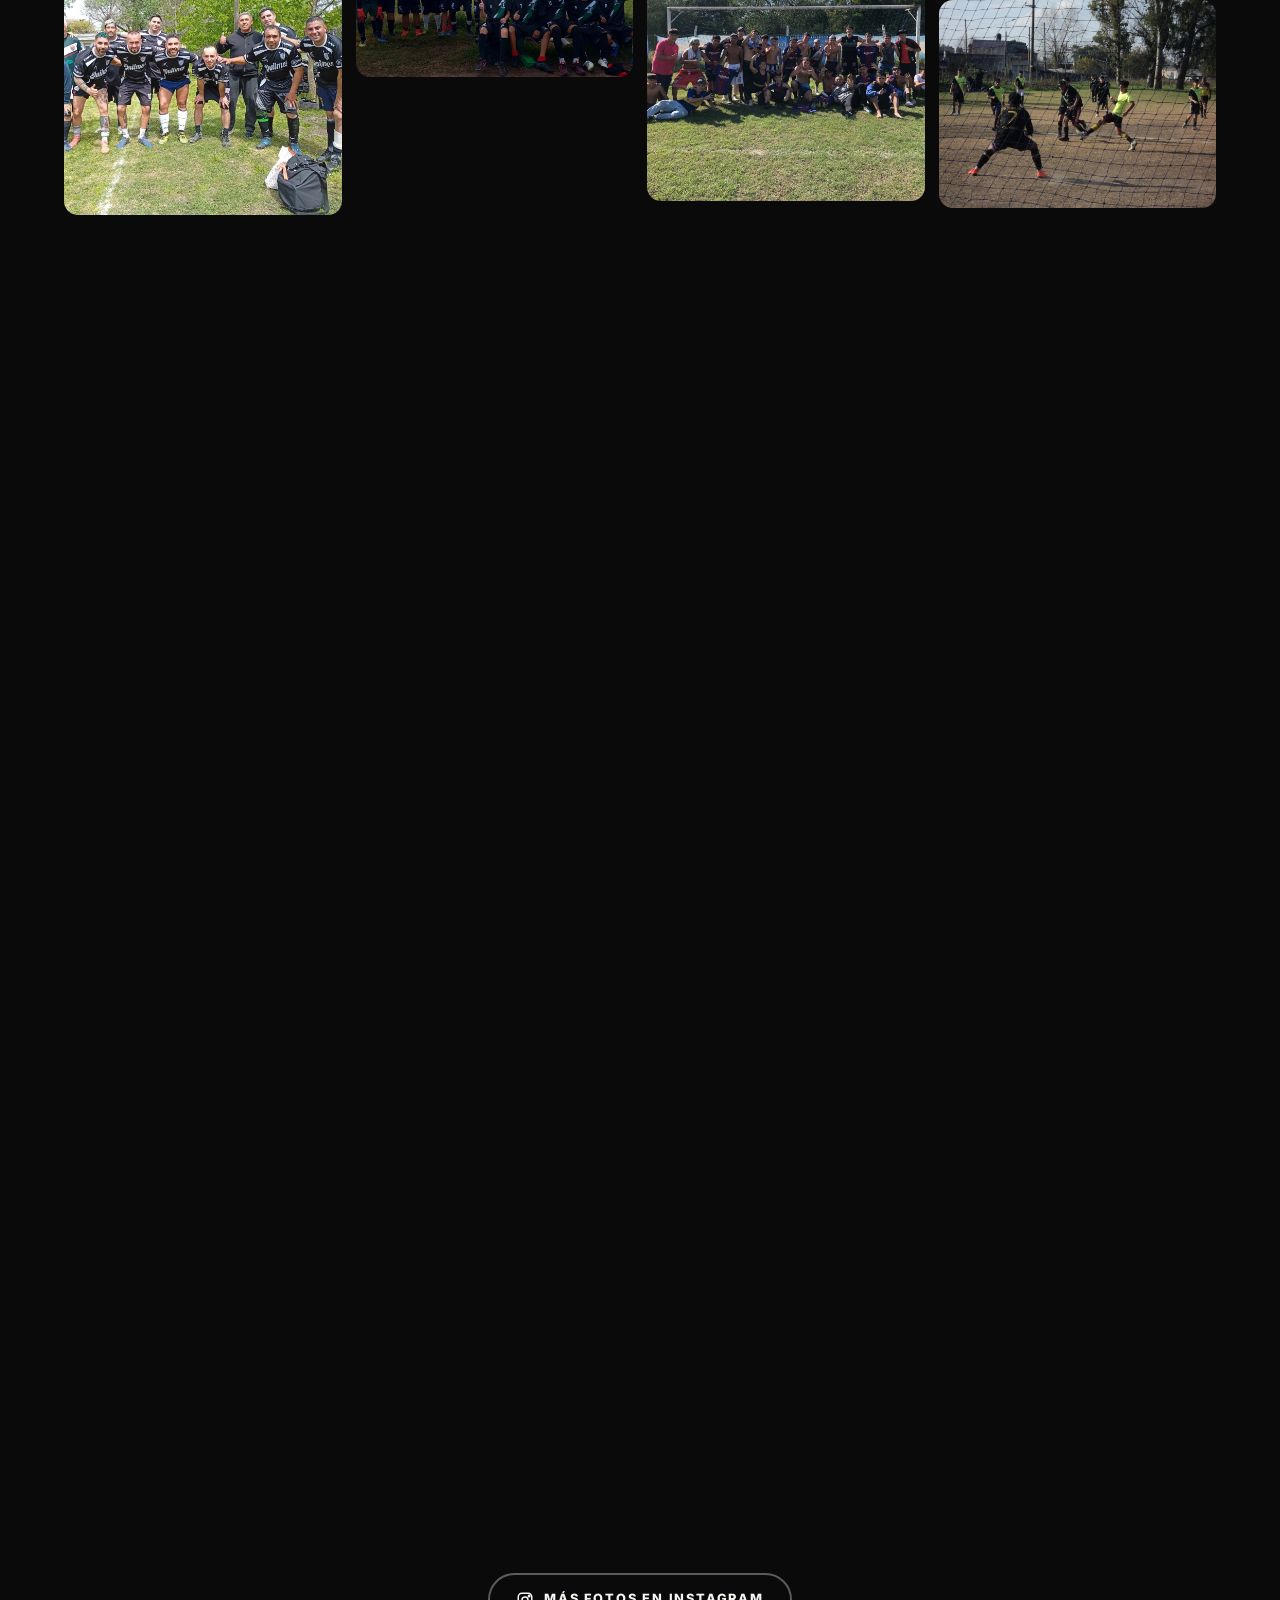
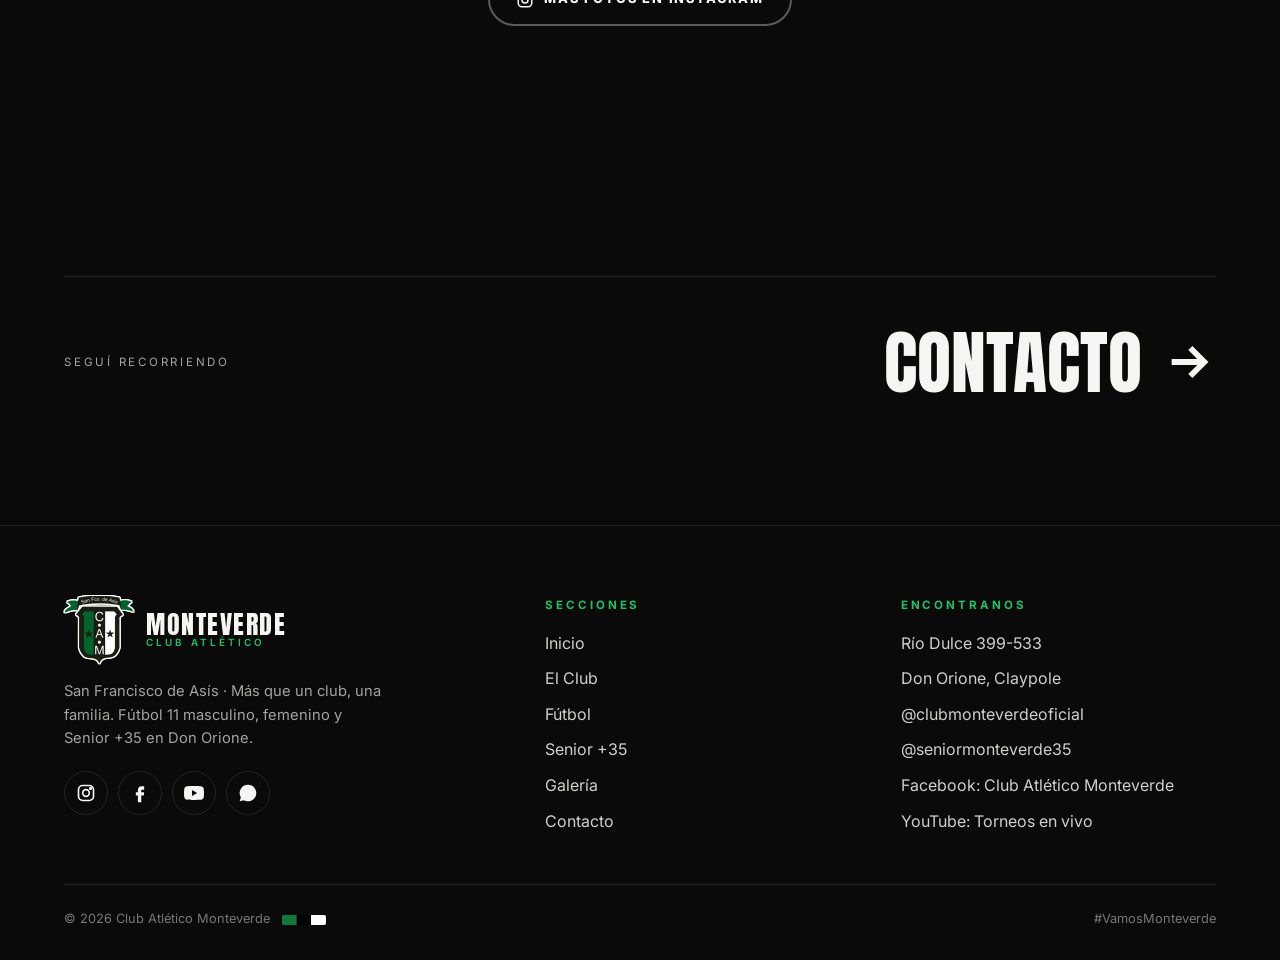
<file: galeria.html>
<!doctype html>
<html lang="es-AR">
<head>
<meta charset="utf-8">
<meta name="viewport" content="width=device-width, initial-scale=1">
<title>Galería de fotos | Club Atlético Monteverde</title>
<meta name="description" content="Fotos del Club Atlético Monteverde: partidos, festejos y planteles de fútbol 11 masculino, femenino y del torneo Senior +35 en Don Orione, Claypole.">
<meta name="theme-color" content="#0a0a0a">
<!-- SEO -->
<link rel="canonical" href="https://clubmonteverde.com.ar/galeria.html">
<meta name="robots" content="index, follow, max-image-preview:large">
<meta name="author" content="Club Atlético Monteverde">
<meta property="og:type" content="website">
<meta property="og:locale" content="es_AR">
<meta property="og:site_name" content="Club Atlético Monteverde">
<meta property="og:title" content="Galería de fotos | Club Atlético Monteverde">
<meta property="og:description" content="Fotos del Club Atlético Monteverde: partidos, festejos y planteles de fútbol 11 masculino, femenino y del torneo Senior +35 en Don Orione, Claypole.">
<meta property="og:url" content="https://clubmonteverde.com.ar/galeria.html">
<meta property="og:image" content="https://clubmonteverde.com.ar/img/og-image.jpg">
<meta property="og:image:width" content="1200">
<meta property="og:image:height" content="630">
<meta property="og:image:alt" content="Escudo y plantel del Club Atlético Monteverde">
<meta name="twitter:card" content="summary_large_image">
<meta name="twitter:title" content="Galería de fotos | Club Atlético Monteverde">
<meta name="twitter:description" content="Fotos del Club Atlético Monteverde: partidos, festejos y planteles de fútbol 11 masculino, femenino y del torneo Senior +35 en Don Orione, Claypole.">
<meta name="twitter:image" content="https://clubmonteverde.com.ar/img/og-image.jpg">
<link rel="icon" href="/favicon.ico" sizes="any">
<link rel="icon" href="/favicon-32.png" type="image/png" sizes="32x32">
<link rel="apple-touch-icon" href="/apple-touch-icon.png">
<link rel="manifest" href="/site.webmanifest">
<link rel="preload" as="image" href="img/foto16.webp" fetchpriority="high">
<script type="application/ld+json">{"@context":"https://schema.org","@graph":[{"@type":"SportsOrganization","@id":"https://clubmonteverde.com.ar/#club","name":"Club Atlético Monteverde","alternateName":["C.A.M.","Monteverde","Club Atlético Monteverde San Francisco de Asís"],"sport":"Fútbol","slogan":"Más que un club, una familia","url":"https://clubmonteverde.com.ar/","logo":"https://clubmonteverde.com.ar/img/escudo.png","image":"https://clubmonteverde.com.ar/img/og-image.jpg","address":{"@type":"PostalAddress","streetAddress":"Río Dulce 399","addressLocality":"Claypole","addressRegion":"Buenos Aires","addressCountry":"AR"},"areaServed":"Don Orione, Claypole, Almirante Brown","sameAs":["https://www.instagram.com/clubmonteverdeoficial/","https://www.facebook.com/pabloemanuel.castillo.5","https://www.instagram.com/seniormonteverde35/","https://www.youtube.com/@TorneosClubMonteverde"]},{"@type":"WebSite","@id":"https://clubmonteverde.com.ar/#web","url":"https://clubmonteverde.com.ar/","name":"Club Atlético Monteverde","inLanguage":"es-AR","publisher":{"@id":"https://clubmonteverde.com.ar/#club"}},{"@type":"WebPage","@id":"https://clubmonteverde.com.ar/galeria.html#page","url":"https://clubmonteverde.com.ar/galeria.html","name":"Galería de fotos | Club Atlético Monteverde","description":"Fotos del Club Atlético Monteverde: partidos, festejos y planteles de fútbol 11 masculino, femenino y del torneo Senior +35 en Don Orione, Claypole.","inLanguage":"es-AR","isPartOf":{"@id":"https://clubmonteverde.com.ar/#web"},"about":{"@id":"https://clubmonteverde.com.ar/#club"},"primaryImageOfPage":"https://clubmonteverde.com.ar/img/og-image.jpg"},{"@type":"BreadcrumbList","itemListElement":[{"@type":"ListItem","position":1,"name":"Inicio","item":"https://clubmonteverde.com.ar/"},{"@type":"ListItem","position":2,"name":"Galería","item":"https://clubmonteverde.com.ar/galeria.html"}]}]}</script>
<!-- /SEO -->
<link rel="preconnect" href="https://fonts.googleapis.com">
<link rel="preconnect" href="https://fonts.gstatic.com" crossorigin>
<link href="https://fonts.googleapis.com/css2?family=Anton&family=Inter:wght@400;500;600;800&display=swap" rel="stylesheet">
<link rel="stylesheet" href="styles.css">
<link rel="stylesheet" href="fx.css">
</head>
<body>
<div id="loader"><img src="img/escudo-3d.png" alt=""><div class="bar"></div></div>
<div id="progress"></div>

<header id="top">
  <nav class="wrap">
    <a href="index.html" class="brand"><img src="img/escudo-sm.png" alt="Escudo del Club Atlético Monteverde" width="50" height="48"><span>MONTEVERDE<small>CLUB ATLÉTICO</small></span></a>
    <ul class="links">
      <li><a href="index.html">Inicio</a></li>
      <li><a href="club.html">El Club</a></li>
      <li><a href="futbol.html">Fútbol</a></li>
      <li><a href="senior.html">Senior +35</a></li>
      <li><a href="galeria.html">Galería</a></li>
      <li><a href="contacto.html">Contacto</a></li>
    </ul>
    <a href="contacto.html#sumate" class="btn btn-green nav-cta">Sumate</a>
    <button class="burger" aria-label="Abrir menú" aria-expanded="false"><span></span><span></span><span></span></button>
  </nav>
</header>

<main>
<section class="page-hero">
  <div class="bg" style="background-image:url('img/foto16.webp')"></div>
  <div class="stripes"><i></i><i></i><i></i></div>
  <div class="wrap">
    <img class="crest-mini" src="img/escudo-3d.png" alt="">
    <div class="crumbs"><a href="index.html">Inicio</a> / <b>Galería</b></div>
    <h1><span>La cancha <em>habla</em></span></h1>
    <p>Partidos, festejos y momentos de nuestras categorías y del Senior +35.</p>
  </div>
</section>
<section class="pad">
  <div class="wrap">
    <div class="filters reveal"><button class="on" data-f="all">Todas</button><button data-f="club">Fútbol 11</button><button data-f="senior">Senior +35</button></div>
    <div class="gallery" id="gallery"></div>
    <div class="ig-cta reveal"><a class="btn btn-ghost" href="https://www.instagram.com/clubmonteverdeoficial/" target="_blank" rel="noopener">
      <svg width="18" height="18" viewBox="0 0 24 24" fill="none" stroke="currentColor" stroke-width="2"><rect x="3" y="3" width="18" height="18" rx="5"/><circle cx="12" cy="12" r="4"/><circle cx="17.5" cy="6.5" r="1" fill="currentColor"/></svg>
      Más fotos en Instagram</a></div>
  </div>
</section>
<div class="wrap"><div class="next-page reveal"><small>Seguí recorriendo</small><a href="contacto.html">Contacto <svg viewBox="0 0 24 24" fill="none" stroke="currentColor" stroke-width="2.5"><path d="M5 12h14M13 6l6 6-6 6"/></svg></a></div></div>
</main>

<footer>
  <div class="wrap">
    <div class="foot">
      <div>
        <a href="index.html" class="brand"><img src="img/escudo-sm.png" alt="" width="70" height="68"><span>MONTEVERDE<small>CLUB ATLÉTICO</small></span></a>
        <p>San Francisco de Asís · Más que un club, una familia. Fútbol 11 masculino, femenino y Senior +35 en Don Orione.</p>
        <div class="social"><a href="https://www.instagram.com/clubmonteverdeoficial/" target="_blank" rel="noopener" aria-label="Instagram"><svg viewBox="0 0 24 24" fill="none" stroke="currentColor" stroke-width="2"><rect x="3" y="3" width="18" height="18" rx="5"/><circle cx="12" cy="12" r="4"/><circle cx="17.5" cy="6.5" r="1" fill="currentColor"/></svg></a>
        <a href="https://www.facebook.com/pabloemanuel.castillo.5" target="_blank" rel="noopener" aria-label="Facebook"><svg viewBox="0 0 24 24" fill="currentColor"><path d="M14 8h3V4h-3c-2.8 0-4.5 1.8-4.5 4.6V11H7v4h2.5v8h4v-8h3l.5-4h-3.5V9c0-.6.4-1 1-1z"/></svg></a>
        <a href="https://www.youtube.com/@TorneosClubMonteverde" target="_blank" rel="noopener" aria-label="YouTube"><svg viewBox="0 0 24 24" fill="currentColor"><path d="M23.5 6.2a3 3 0 0 0-2.1-2.1C19.5 3.6 12 3.6 12 3.6s-7.5 0-9.4.5A3 3 0 0 0 .5 6.2 31 31 0 0 0 0 12a31 31 0 0 0 .5 5.8 3 3 0 0 0 2.1 2.1c1.9.5 9.4.5 9.4.5s7.5 0 9.4-.5a3 3 0 0 0 2.1-2.1A31 31 0 0 0 24 12a31 31 0 0 0-.5-5.8zM9.6 15.6V8.4l6.2 3.6-6.2 3.6z"/></svg></a>
        <a href="https://wa.me/5491160499150" target="_blank" rel="noopener" aria-label="WhatsApp"><svg viewBox="0 0 24 24" fill="currentColor"><path d="M17.5 14.4c-.3-.1-1.8-.9-2-1-.3-.1-.5-.1-.7.1l-.9 1.2c-.2.2-.3.2-.6.1-1.6-.8-2.7-1.5-3.8-3.3-.3-.5.3-.5.8-1.6.1-.2 0-.4 0-.5l-.9-2.2c-.2-.6-.5-.5-.7-.5h-.6c-.2 0-.5.1-.8.4-.3.3-1 1-1 2.5s1.1 2.9 1.2 3.1c.1.2 2.1 3.2 5.1 4.5 1.9.8 2.6.9 3.6.7.6-.1 1.8-.7 2-1.4.3-.7.3-1.3.2-1.4-.1-.2-.3-.3-.6-.4zM12 2a10 10 0 0 0-8.6 15.1L2 22l5-1.3A10 10 0 1 0 12 2z"/></svg></a></div>
      </div>
      <div><h5>Secciones</h5><ul><li><a href="index.html">Inicio</a></li><li><a href="club.html">El Club</a></li><li><a href="futbol.html">Fútbol</a></li><li><a href="senior.html">Senior +35</a></li><li><a href="galeria.html">Galería</a></li><li><a href="contacto.html">Contacto</a></li></ul></div>
      <div><h5>Encontranos</h5><ul><li>Río Dulce 399-533</li><li>Don Orione, Claypole</li><li><a href="https://www.instagram.com/clubmonteverdeoficial/" target="_blank" rel="noopener">@clubmonteverdeoficial</a></li><li><a href="https://www.instagram.com/seniormonteverde35/" target="_blank" rel="noopener">@seniormonteverde35</a></li><li><a href="https://www.facebook.com/pabloemanuel.castillo.5" target="_blank" rel="noopener">Facebook: Club Atlético Monteverde</a></li><li><a href="https://www.youtube.com/@TorneosClubMonteverde" target="_blank" rel="noopener">YouTube: Torneos en vivo</a></li></ul></div>
    </div>
    <div class="copy"><span>© <span class="yr"></span> Club Atlético Monteverde <span class="flag"><i></i><i></i><i></i></span></span><span>#VamosMonteverde</span></div>
  </div>
</footer>

<div class="lightbox" id="lb" role="dialog" aria-modal="true" aria-label="Foto ampliada">
  <button class="lb-btn lb-close" aria-label="Cerrar">✕</button>
  <button class="lb-btn lb-prev" aria-label="Anterior">‹</button>
  <img alt="">
  <button class="lb-btn lb-next" aria-label="Siguiente">›</button>
  <div class="lb-count"></div>
</div>
<script>window.GALLERY=[["img/foto14.webp","club"],["img/senior/s30.webp","senior"],["img/foto11.webp","club"],["img/senior/s01.webp","senior"],["img/foto01.webp","club"],["img/senior/s29.webp","senior"],["img/foto09.webp","club"],["img/senior/s10.webp","senior"],["img/foto17.webp","club"],["img/senior/s02.webp","senior"],["img/foto03.webp","club"],["img/senior/s16.webp","senior"],["img/foto13.webp","club"],["img/senior/s13.webp","senior"],["img/foto04.webp","club"],["img/senior/s11.jpg","senior"],["img/foto10.webp","club"],["img/senior/s21.webp","senior"],["img/foto02.webp","club"],["img/senior/s38.jpg","senior"],["img/foto16.webp","club"],["img/senior/s03.webp","senior"],["img/foto05.webp","club"],["img/senior/s40.jpg","senior"],["img/foto15.webp","club"],["img/senior/s09.webp","senior"],["img/foto06.webp","club"],["img/senior/s14.webp","senior"],["img/foto07.webp","club"],["img/senior/s07.webp","senior"],["img/foto08.webp","club"],["img/senior/s22.webp","senior"],["img/foto12.jpg","club"]];</script>
<script src="main.js"></script>
<script src="fx.js"></script>
</body>
</html>
</file>
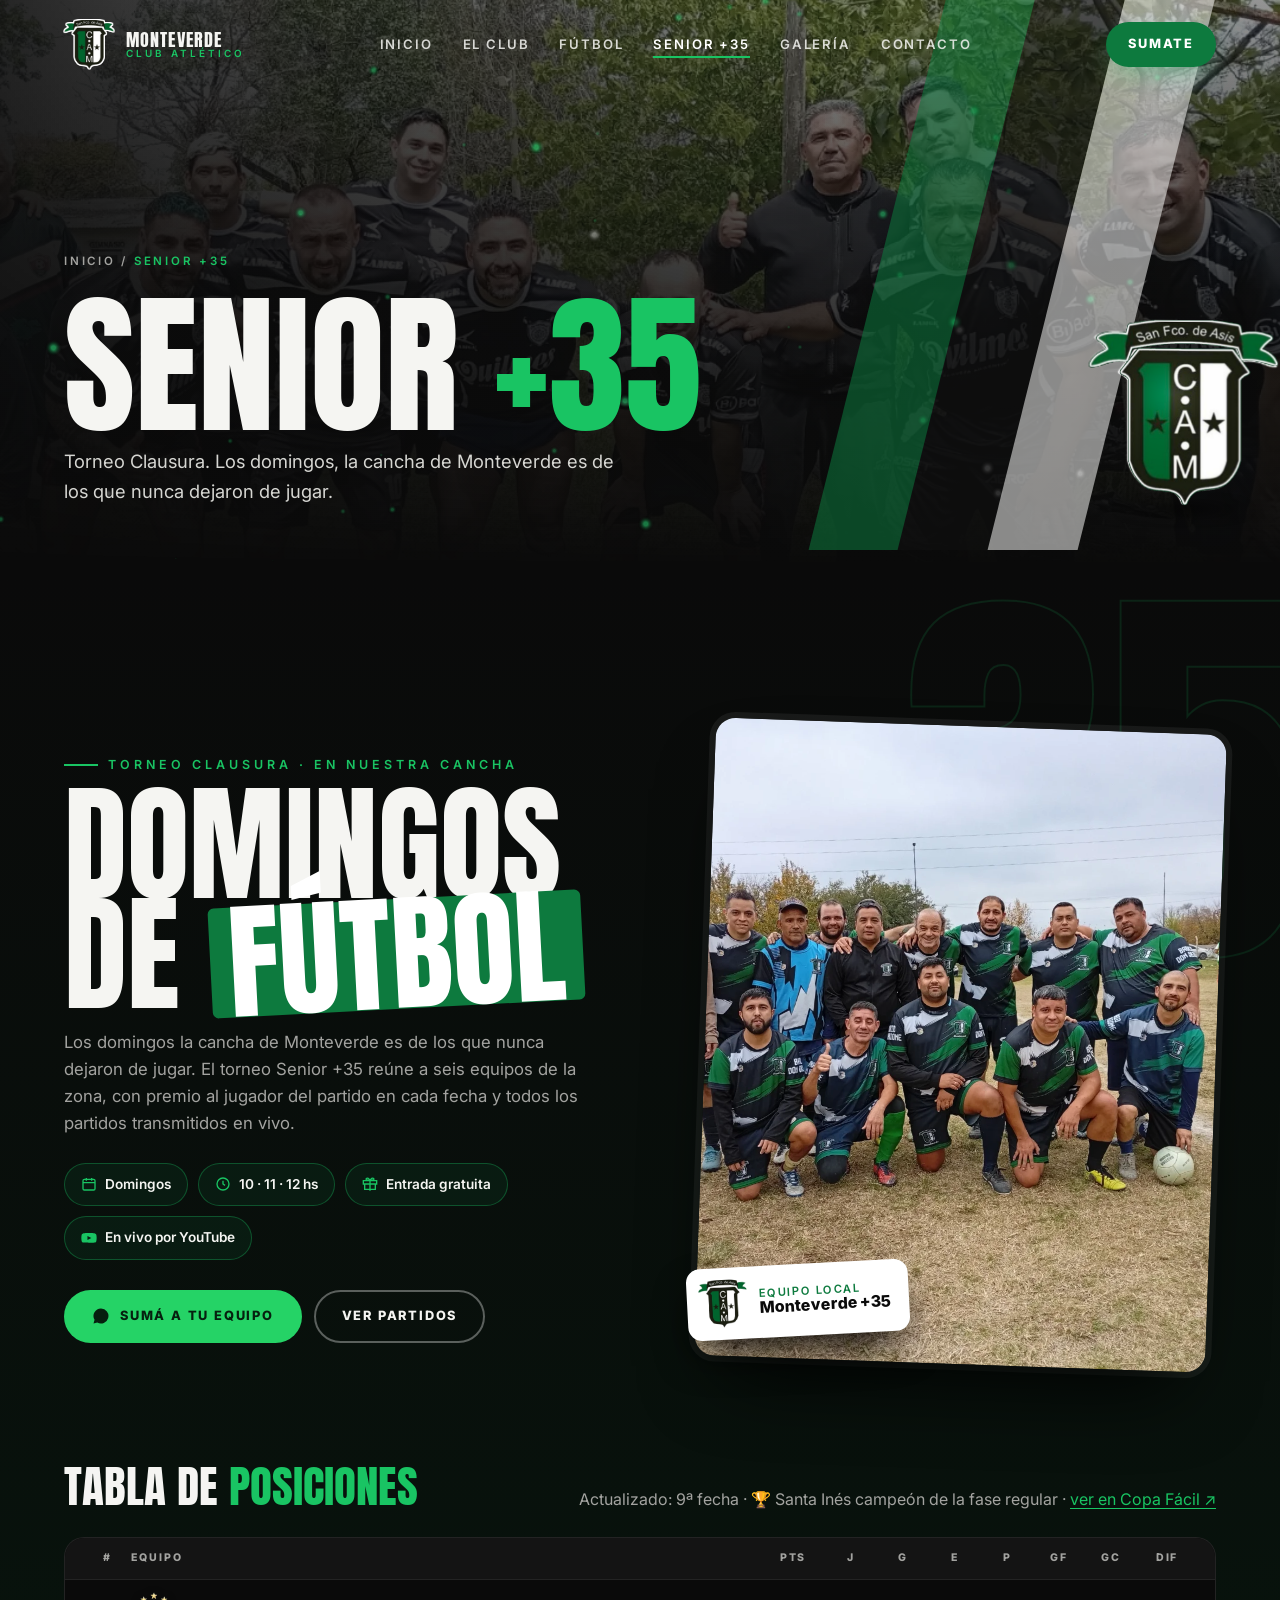
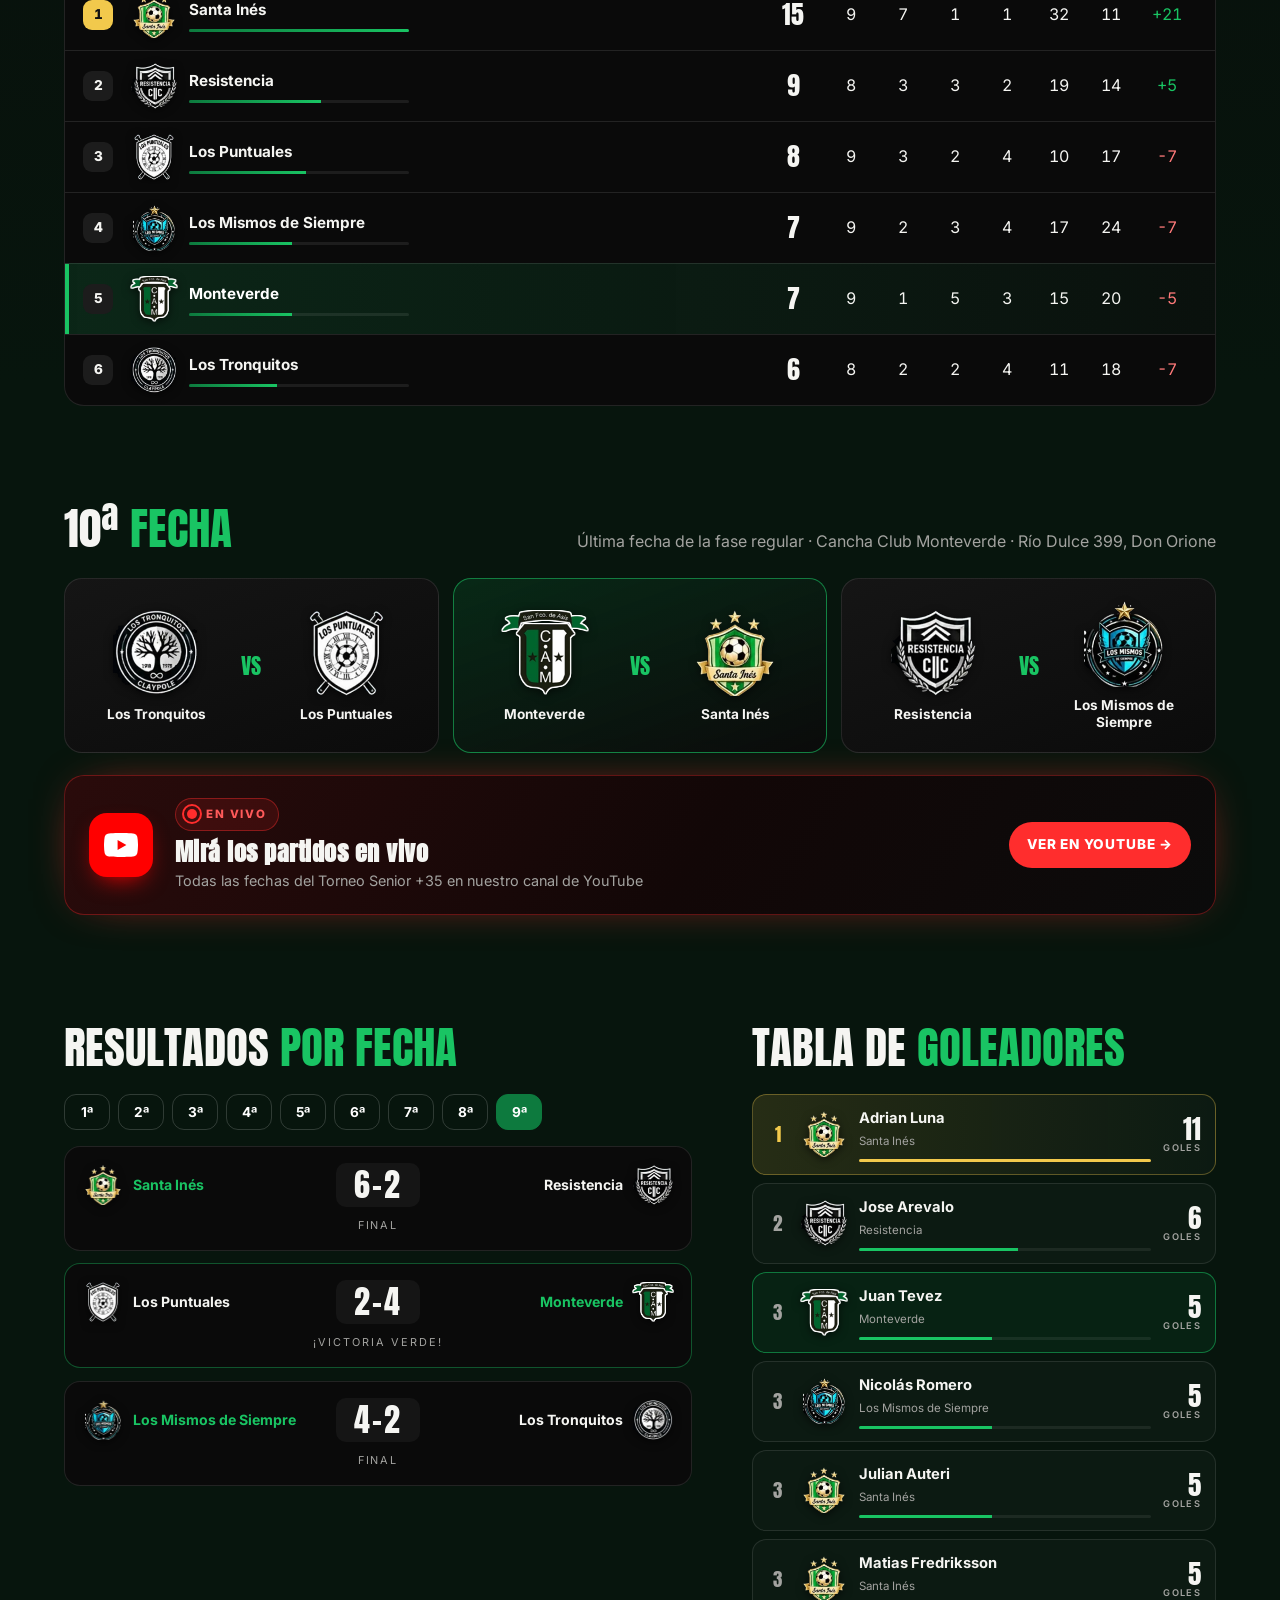
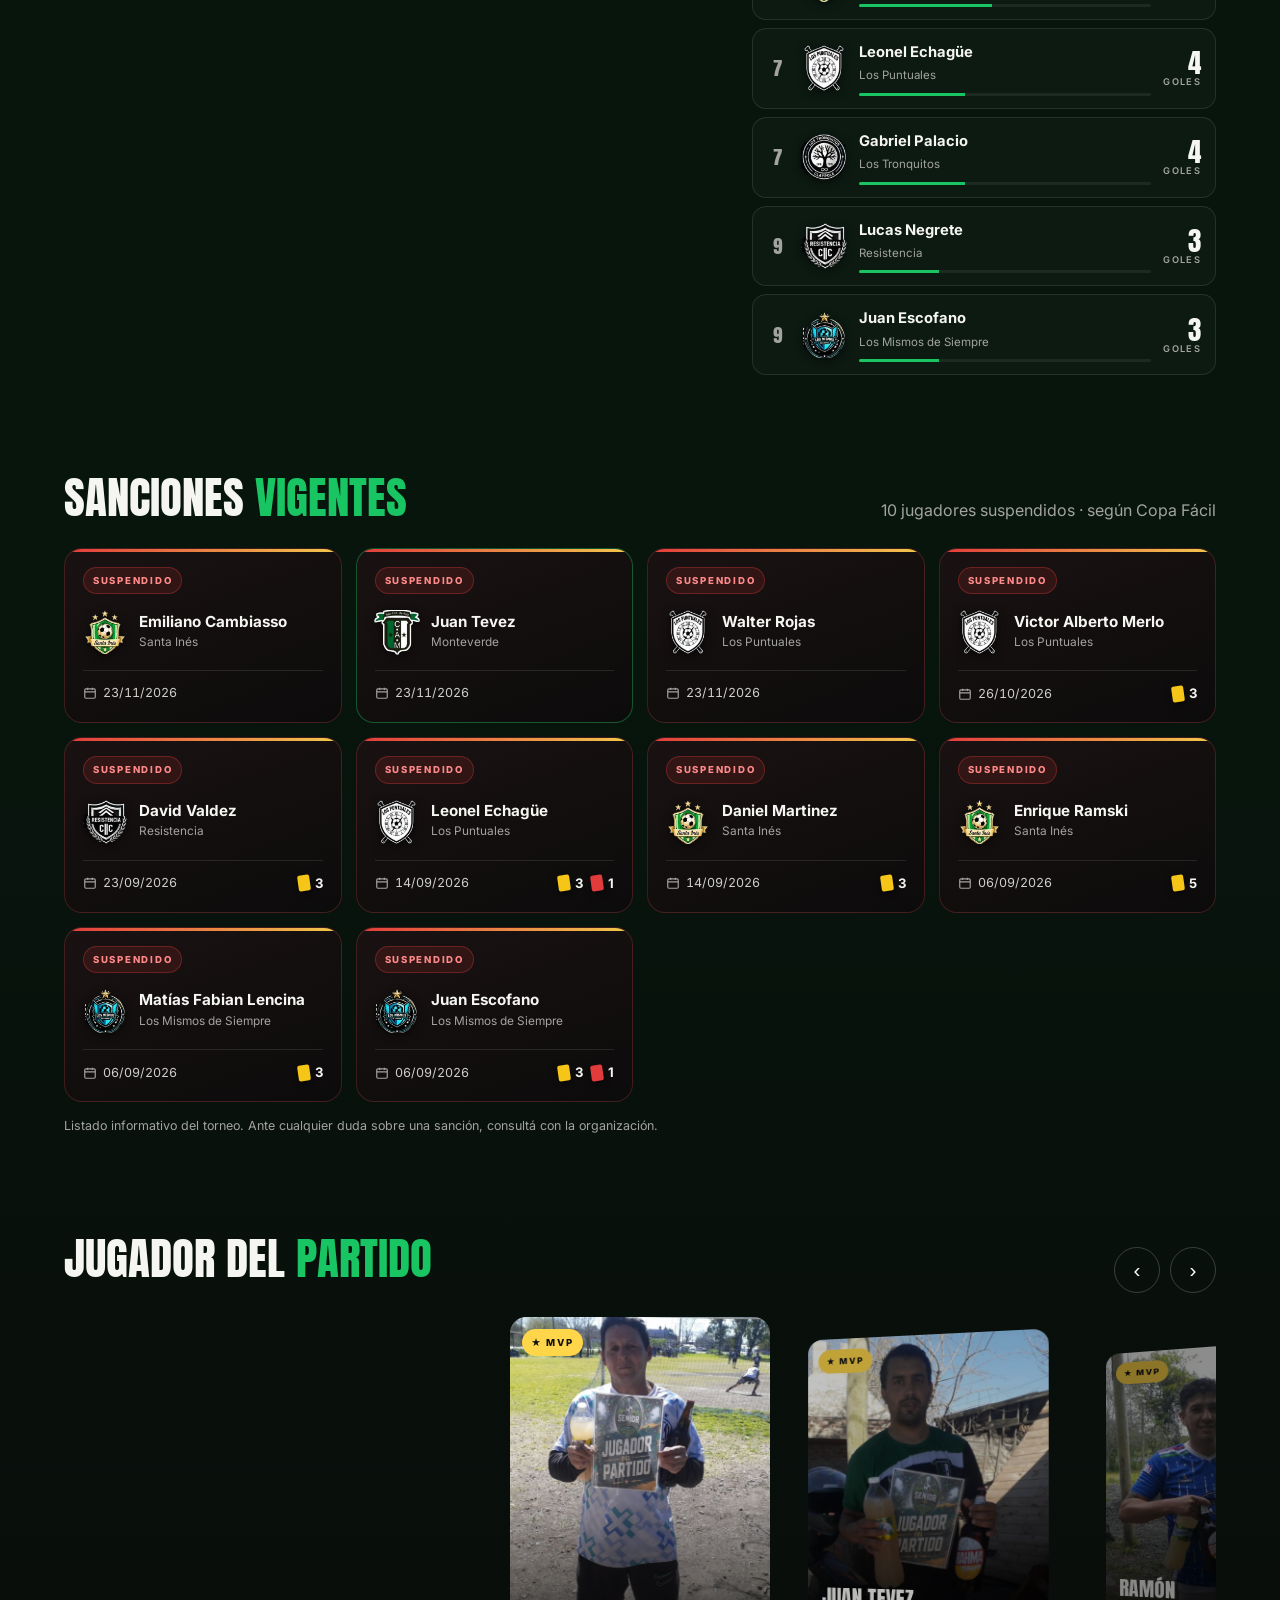
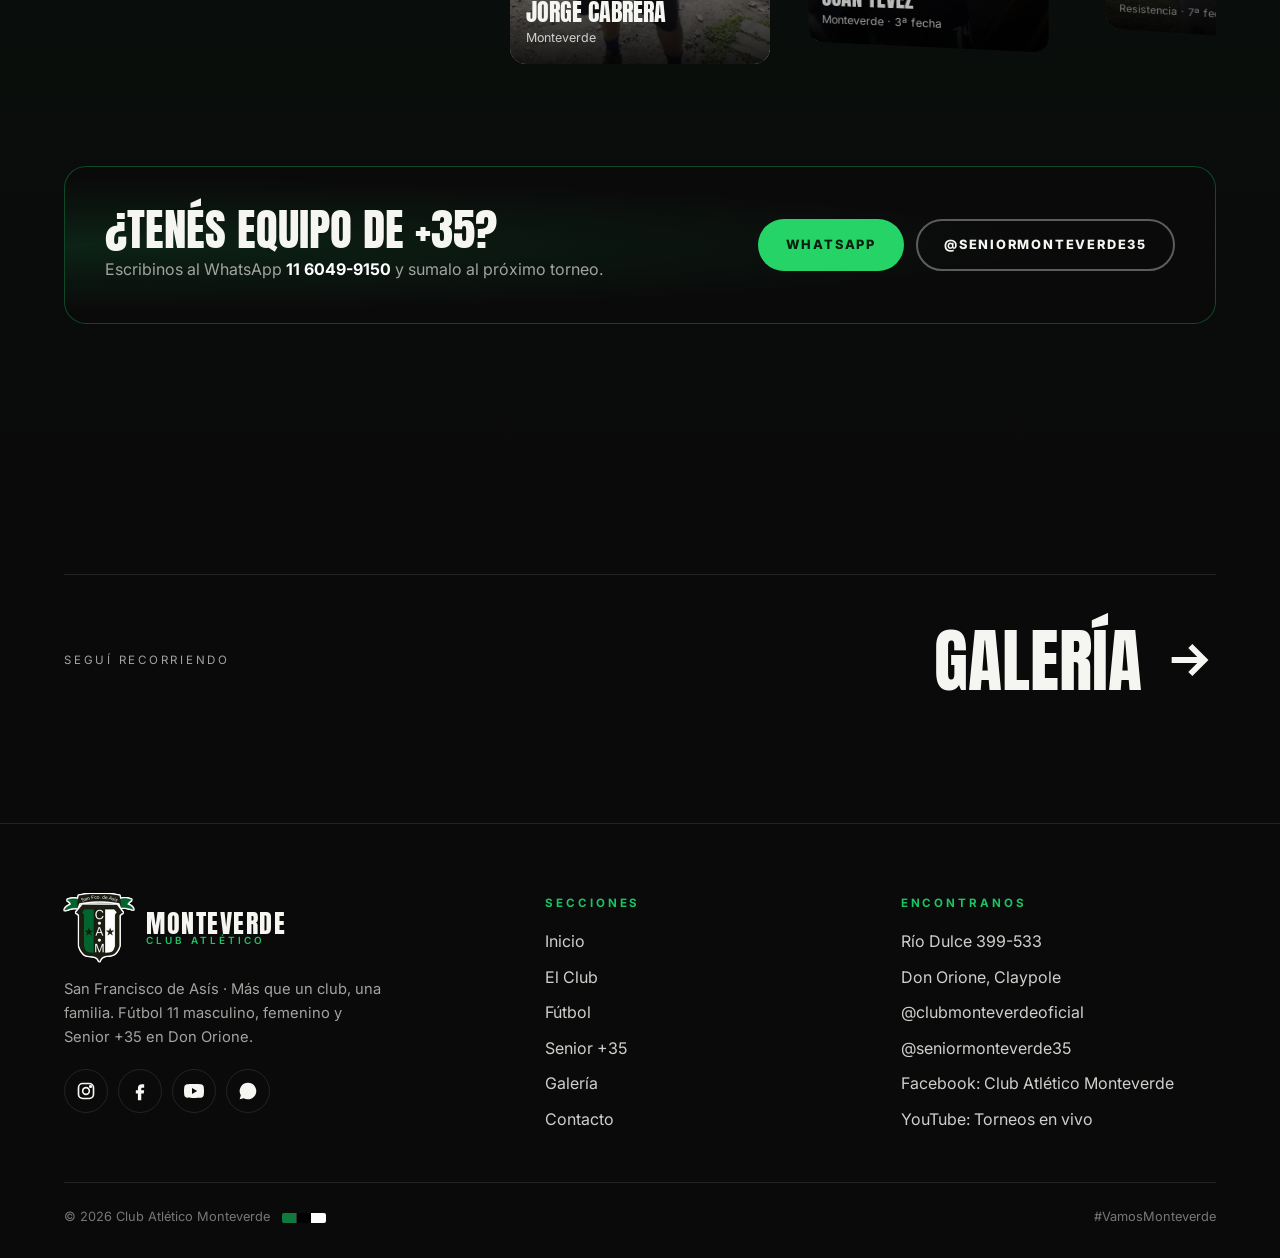
<file: senior.html>
<!doctype html>
<html lang="es-AR">
<head>
<meta charset="utf-8">
<meta name="viewport" content="width=device-width, initial-scale=1">
<title>Torneo Senior +35: tabla y fixture | Club Atlético Monteverde</title>
<meta name="description" content="Torneo Clausura Senior +35 en la cancha del Club Atlético Monteverde: tabla de posiciones, fixture, resultados, goleadores y sanciones. Domingos en Claypole.">
<meta name="theme-color" content="#0a0a0a">
<!-- SEO -->
<link rel="canonical" href="https://clubmonteverde.com.ar/senior.html">
<meta name="robots" content="index, follow, max-image-preview:large">
<meta name="author" content="Club Atlético Monteverde">
<meta property="og:type" content="website">
<meta property="og:locale" content="es_AR">
<meta property="og:site_name" content="Club Atlético Monteverde">
<meta property="og:title" content="Torneo Senior +35: tabla y fixture | Club Atlético Monteverde">
<meta property="og:description" content="Torneo Clausura Senior +35 en la cancha del Club Atlético Monteverde: tabla de posiciones, fixture, resultados, goleadores y sanciones. Domingos en Claypole.">
<meta property="og:url" content="https://clubmonteverde.com.ar/senior.html">
<meta property="og:image" content="https://clubmonteverde.com.ar/img/og-image.jpg">
<meta property="og:image:width" content="1200">
<meta property="og:image:height" content="630">
<meta property="og:image:alt" content="Escudo y plantel del Club Atlético Monteverde">
<meta name="twitter:card" content="summary_large_image">
<meta name="twitter:title" content="Torneo Senior +35: tabla y fixture | Club Atlético Monteverde">
<meta name="twitter:description" content="Torneo Clausura Senior +35 en la cancha del Club Atlético Monteverde: tabla de posiciones, fixture, resultados, goleadores y sanciones. Domingos en Claypole.">
<meta name="twitter:image" content="https://clubmonteverde.com.ar/img/og-image.jpg">
<link rel="icon" href="/favicon.ico" sizes="any">
<link rel="icon" href="/favicon-32.png" type="image/png" sizes="32x32">
<link rel="apple-touch-icon" href="/apple-touch-icon.png">
<link rel="manifest" href="/site.webmanifest">
<link rel="preload" as="image" href="img/senior/s01.webp" fetchpriority="high">
<script type="application/ld+json">{"@context":"https://schema.org","@graph":[{"@type":"SportsOrganization","@id":"https://clubmonteverde.com.ar/#club","name":"Club Atlético Monteverde","alternateName":["C.A.M.","Monteverde","Club Atlético Monteverde San Francisco de Asís"],"sport":"Fútbol","slogan":"Más que un club, una familia","url":"https://clubmonteverde.com.ar/","logo":"https://clubmonteverde.com.ar/img/escudo.png","image":"https://clubmonteverde.com.ar/img/og-image.jpg","address":{"@type":"PostalAddress","streetAddress":"Río Dulce 399","addressLocality":"Claypole","addressRegion":"Buenos Aires","addressCountry":"AR"},"areaServed":"Don Orione, Claypole, Almirante Brown","sameAs":["https://www.instagram.com/clubmonteverdeoficial/","https://www.facebook.com/pabloemanuel.castillo.5","https://www.instagram.com/seniormonteverde35/","https://www.youtube.com/@TorneosClubMonteverde"]},{"@type":"WebSite","@id":"https://clubmonteverde.com.ar/#web","url":"https://clubmonteverde.com.ar/","name":"Club Atlético Monteverde","inLanguage":"es-AR","publisher":{"@id":"https://clubmonteverde.com.ar/#club"}},{"@type":"WebPage","@id":"https://clubmonteverde.com.ar/senior.html#page","url":"https://clubmonteverde.com.ar/senior.html","name":"Torneo Senior +35: tabla y fixture | Club Atlético Monteverde","description":"Torneo Clausura Senior +35 en la cancha del Club Atlético Monteverde: tabla de posiciones, fixture, resultados, goleadores y sanciones. Domingos en Claypole.","inLanguage":"es-AR","isPartOf":{"@id":"https://clubmonteverde.com.ar/#web"},"about":{"@id":"https://clubmonteverde.com.ar/#club"},"primaryImageOfPage":"https://clubmonteverde.com.ar/img/og-image.jpg"},{"@type":"BreadcrumbList","itemListElement":[{"@type":"ListItem","position":1,"name":"Inicio","item":"https://clubmonteverde.com.ar/"},{"@type":"ListItem","position":2,"name":"Senior +35","item":"https://clubmonteverde.com.ar/senior.html"}]}]}</script>
<!-- /SEO -->
<link rel="preconnect" href="https://fonts.googleapis.com">
<link rel="preconnect" href="https://fonts.gstatic.com" crossorigin>
<link href="https://fonts.googleapis.com/css2?family=Anton&family=Inter:wght@400;500;600;800&display=swap" rel="stylesheet">
<link rel="stylesheet" href="styles.css">
<link rel="stylesheet" href="fx.css">
</head>
<body>
<div id="loader"><img src="img/escudo-3d.png" alt=""><div class="bar"></div></div>
<div id="progress"></div>

<header id="top">
  <nav class="wrap">
    <a href="index.html" class="brand"><img src="img/escudo-sm.png" alt="Escudo del Club Atlético Monteverde" width="50" height="48"><span>MONTEVERDE<small>CLUB ATLÉTICO</small></span></a>
    <ul class="links">
      <li><a href="index.html">Inicio</a></li>
      <li><a href="club.html">El Club</a></li>
      <li><a href="futbol.html">Fútbol</a></li>
      <li><a href="senior.html">Senior +35</a></li>
      <li><a href="galeria.html">Galería</a></li>
      <li><a href="contacto.html">Contacto</a></li>
    </ul>
    <a href="contacto.html#sumate" class="btn btn-green nav-cta">Sumate</a>
    <button class="burger" aria-label="Abrir menú" aria-expanded="false"><span></span><span></span><span></span></button>
  </nav>
</header>

<main>
<section class="page-hero">
  <div class="bg" style="background-image:url('img/senior/s01.webp')"></div>
  <div class="stripes"><i></i><i></i><i></i></div>
  <div class="wrap">
    <img class="crest-mini" src="img/escudo-3d.png" alt="">
    <div class="crumbs"><a href="index.html">Inicio</a> / <b>Senior +35</b></div>
    <h1><span>Senior <em>+35</em></span></h1>
    <p>Torneo Clausura. Los domingos, la cancha de Monteverde es de los que nunca dejaron de jugar.</p>
  </div>
</section>
<!-- SENIOR +35 -->
<section class="pad senior" id="senior">
  <div class="wrap">
    <div class="sen-grid">
      <div>
        <span class="eyebrow reveal">Torneo Clausura · En nuestra cancha</span>
        <h2 class="sen-title reveal d1">Domingos de <em>fútbol</em></h2>
        <p class="muted reveal d2" style="max-width:520px;font-size:1.05rem">Los domingos la cancha de Monteverde es de los que nunca dejaron de jugar. El torneo Senior +35 reúne a seis equipos de la zona, con premio al jugador del partido en cada fecha y todos los partidos transmitidos en vivo.</p>
        <div class="pills reveal d2">
          <span class="pill"><svg viewBox="0 0 24 24" fill="none" stroke="currentColor" stroke-width="2"><rect x="3" y="5" width="18" height="16" rx="2"/><path d="M3 10h18M8 3v4M16 3v4"/></svg>Domingos</span>
          <span class="pill"><svg viewBox="0 0 24 24" fill="none" stroke="currentColor" stroke-width="2"><circle cx="12" cy="12" r="9"/><path d="M12 7v5l3 2"/></svg>10 · 11 · 12 hs</span>
          <span class="pill"><svg viewBox="0 0 24 24" fill="none" stroke="currentColor" stroke-width="2"><path d="M20 12v8H4v-8M2 7h20v5H2zM12 22V7M12 7S10 2 7 3.5 9 7 12 7zM12 7s2-5 5-3.5S15 7 12 7z"/></svg>Entrada gratuita</span>
          <span class="pill"><svg viewBox="0 0 24 24" fill="currentColor"><path d="M23 7.2a3 3 0 0 0-2.1-2.1C19 4.6 12 4.6 12 4.6s-7 0-8.9.5A3 3 0 0 0 1 7.2 31 31 0 0 0 .5 12a31 31 0 0 0 .5 4.8 3 3 0 0 0 2.1 2.1c1.9.5 8.9.5 8.9.5s7 0 8.9-.5a3 3 0 0 0 2.1-2.1 31 31 0 0 0 .5-4.8 31 31 0 0 0-.5-4.8zM9.7 15V9l5.8 3z"/></svg>En vivo por YouTube</span>
        </div>
        <div class="reveal d3" style="display:flex;gap:12px;flex-wrap:wrap">
          <a class="btn btn-wa" href="https://wa.me/5491160499150?text=Hola!%20Quiero%20info%20del%20Torneo%20Senior%20%2B35%20Monteverde" target="_blank" rel="noopener">
            <svg width="18" height="18" viewBox="0 0 24 24" fill="currentColor"><path d="M17.5 14.4c-.3-.1-1.8-.9-2-1-.3-.1-.5-.1-.7.1l-.9 1.2c-.2.2-.3.2-.6.1-1.6-.8-2.7-1.5-3.8-3.3-.3-.5.3-.5.8-1.6.1-.2 0-.4 0-.5l-.9-2.2c-.2-.6-.5-.5-.7-.5h-.6c-.2 0-.5.1-.8.4-.3.3-1 1-1 2.5s1.1 2.9 1.2 3.1c.1.2 2.1 3.2 5.1 4.5 1.9.8 2.6.9 3.6.7.6-.1 1.8-.7 2-1.4.3-.7.3-1.3.2-1.4-.1-.2-.3-.3-.6-.4zM12 2a10 10 0 0 0-8.6 15.1L2 22l5-1.3A10 10 0 1 0 12 2z"/></svg>
            Sumá a tu equipo</a>
          <a class="btn btn-ghost" href="https://www.youtube.com/results?search_query=Torneo+Senior+%2B35+Monteverde" target="_blank" rel="noopener">Ver partidos</a>
        </div>
      </div>
      <div class="sen-photo reveal d1">
        <div class="frame"><img src="img/senior/s30.webp" alt="Equipo Senior +35 de Monteverde" loading="lazy"></div>
        <div class="stamp"><img src="img/escudo-sm.png" alt=""><span><small>Equipo local</small>Monteverde +35</span></div>
      </div>
    </div>

    <!-- ===== DATOS DEL TORNEO: se dibujan desde torneo-data.js ===== -->
    <div class="sub-h reveal"><h3>Tabla de <em>posiciones</em></h3><span class="muted"><span id="st-updated">Actualizado</span> · <a class="src" href="https://copafacil.com/-9e0jv" target="_blank" rel="noopener">ver en Copa Fácil ↗</a></span></div>
    <div class="standings" id="standings"></div>

    <div class="sub-h reveal"><h3 id="next-title">Próxima <em>fecha</em></h3><span class="muted" id="next-info"></span></div>
    <div class="fixture-next" id="next-fixture"></div>
    <a class="live-cta reveal" href="https://www.youtube.com/@TorneosClubMonteverde/streams" target="_blank" rel="noopener">
      <span class="yt"><svg viewBox="0 0 24 24" fill="currentColor"><path d="M23.5 6.2a3 3 0 0 0-2.1-2.1C19.5 3.6 12 3.6 12 3.6s-7.5 0-9.4.5A3 3 0 0 0 .5 6.2 31 31 0 0 0 0 12a31 31 0 0 0 .5 5.8 3 3 0 0 0 2.1 2.1c1.9.5 9.4.5 9.4.5s7.5 0 9.4-.5a3 3 0 0 0 2.1-2.1A31 31 0 0 0 24 12a31 31 0 0 0-.5-5.8zM9.6 15.6V8.4l6.2 3.6-6.2 3.6z"/></svg></span>
      <span class="tx"><span class="live-tag"><i class="live-dot"></i>En vivo</span><b>Mirá los partidos en vivo</b><small>Todas las fechas del Torneo Senior +35 en nuestro canal de YouTube</small></span>
      <span class="go">Ver en YouTube →</span>
    </a>

    <div class="tor-grid">
      <div>
        <div class="sub-h reveal"><h3>Resultados <em>por fecha</em></h3></div>
        <div class="fecha-tabs reveal" id="fecha-tabs" role="tablist" aria-label="Elegí la fecha"></div>
        <div class="results-list" id="fecha-list" aria-live="polite"></div>
      </div>
      <div>
        <div class="sub-h reveal"><h3>Tabla de <em>goleadores</em></h3></div>
        <ol class="scorers" id="scorers"></ol>
      </div>
    </div>

    <div class="sub-h reveal"><h3>Sanciones <em>vigentes</em></h3><span class="muted"><span id="sanc-count"></span> · según Copa Fácil</span></div>
    <div class="sanctions" id="sanctions"></div>
    <p class="sanc-note muted reveal">Listado informativo del torneo. Ante cualquier duda sobre una sanción, consultá con la organización.</p>

    <div class="sub-h reveal"><h3>Jugador del <em>partido</em></h3>
      <div class="mvp-nav"><button aria-label="Anterior" data-dir="-1">‹</button><button aria-label="Siguiente" data-dir="1">›</button></div></div>
    <div class="mvp reveal" id="mvp"></div>

    <div class="sen-cta reveal">
      <div><h3>¿Tenés equipo de +35?</h3><p>Escribinos al WhatsApp <strong style="color:#fff">11 6049-9150</strong> y sumalo al próximo torneo.</p></div>
      <div class="acts">
        <a class="btn btn-wa" href="https://wa.me/5491160499150?text=Hola!%20Quiero%20sumar%20mi%20equipo%20al%20Torneo%20Senior%20%2B35%20Monteverde" target="_blank" rel="noopener">WhatsApp</a>
        <a class="btn btn-ghost" href="https://www.instagram.com/seniormonteverde35/" target="_blank" rel="noopener">@seniormonteverde35</a>
      </div>
    </div>
  </div>
</section>

<div class="wrap"><div class="next-page reveal"><small>Seguí recorriendo</small><a href="galeria.html">Galería <svg viewBox="0 0 24 24" fill="none" stroke="currentColor" stroke-width="2.5"><path d="M5 12h14M13 6l6 6-6 6"/></svg></a></div></div>
</main>

<footer>
  <div class="wrap">
    <div class="foot">
      <div>
        <a href="index.html" class="brand"><img src="img/escudo-sm.png" alt="" width="70" height="68"><span>MONTEVERDE<small>CLUB ATLÉTICO</small></span></a>
        <p>San Francisco de Asís · Más que un club, una familia. Fútbol 11 masculino, femenino y Senior +35 en Don Orione.</p>
        <div class="social"><a href="https://www.instagram.com/clubmonteverdeoficial/" target="_blank" rel="noopener" aria-label="Instagram"><svg viewBox="0 0 24 24" fill="none" stroke="currentColor" stroke-width="2"><rect x="3" y="3" width="18" height="18" rx="5"/><circle cx="12" cy="12" r="4"/><circle cx="17.5" cy="6.5" r="1" fill="currentColor"/></svg></a>
        <a href="https://www.facebook.com/pabloemanuel.castillo.5" target="_blank" rel="noopener" aria-label="Facebook"><svg viewBox="0 0 24 24" fill="currentColor"><path d="M14 8h3V4h-3c-2.8 0-4.5 1.8-4.5 4.6V11H7v4h2.5v8h4v-8h3l.5-4h-3.5V9c0-.6.4-1 1-1z"/></svg></a>
        <a href="https://www.youtube.com/@TorneosClubMonteverde" target="_blank" rel="noopener" aria-label="YouTube"><svg viewBox="0 0 24 24" fill="currentColor"><path d="M23.5 6.2a3 3 0 0 0-2.1-2.1C19.5 3.6 12 3.6 12 3.6s-7.5 0-9.4.5A3 3 0 0 0 .5 6.2 31 31 0 0 0 0 12a31 31 0 0 0 .5 5.8 3 3 0 0 0 2.1 2.1c1.9.5 9.4.5 9.4.5s7.5 0 9.4-.5a3 3 0 0 0 2.1-2.1A31 31 0 0 0 24 12a31 31 0 0 0-.5-5.8zM9.6 15.6V8.4l6.2 3.6-6.2 3.6z"/></svg></a>
        <a href="https://wa.me/5491160499150" target="_blank" rel="noopener" aria-label="WhatsApp"><svg viewBox="0 0 24 24" fill="currentColor"><path d="M17.5 14.4c-.3-.1-1.8-.9-2-1-.3-.1-.5-.1-.7.1l-.9 1.2c-.2.2-.3.2-.6.1-1.6-.8-2.7-1.5-3.8-3.3-.3-.5.3-.5.8-1.6.1-.2 0-.4 0-.5l-.9-2.2c-.2-.6-.5-.5-.7-.5h-.6c-.2 0-.5.1-.8.4-.3.3-1 1-1 2.5s1.1 2.9 1.2 3.1c.1.2 2.1 3.2 5.1 4.5 1.9.8 2.6.9 3.6.7.6-.1 1.8-.7 2-1.4.3-.7.3-1.3.2-1.4-.1-.2-.3-.3-.6-.4zM12 2a10 10 0 0 0-8.6 15.1L2 22l5-1.3A10 10 0 1 0 12 2z"/></svg></a></div>
      </div>
      <div><h5>Secciones</h5><ul><li><a href="index.html">Inicio</a></li><li><a href="club.html">El Club</a></li><li><a href="futbol.html">Fútbol</a></li><li><a href="senior.html">Senior +35</a></li><li><a href="galeria.html">Galería</a></li><li><a href="contacto.html">Contacto</a></li></ul></div>
      <div><h5>Encontranos</h5><ul><li>Río Dulce 399-533</li><li>Don Orione, Claypole</li><li><a href="https://www.instagram.com/clubmonteverdeoficial/" target="_blank" rel="noopener">@clubmonteverdeoficial</a></li><li><a href="https://www.instagram.com/seniormonteverde35/" target="_blank" rel="noopener">@seniormonteverde35</a></li><li><a href="https://www.facebook.com/pabloemanuel.castillo.5" target="_blank" rel="noopener">Facebook: Club Atlético Monteverde</a></li><li><a href="https://www.youtube.com/@TorneosClubMonteverde" target="_blank" rel="noopener">YouTube: Torneos en vivo</a></li></ul></div>
    </div>
    <div class="copy"><span>© <span class="yr"></span> Club Atlético Monteverde <span class="flag"><i></i><i></i><i></i></span></span><span>#VamosMonteverde</span></div>
  </div>
</footer>

<script>
window.MVPS=[['s13','Jorge Cabrera','Monteverde'],['s21','Juan Tevez','Monteverde · 3ª fecha'],['s03','Ramón','Resistencia · 7ª fecha'],['s04','Gabriel Palacios','Los Tronquitos · 7ª fecha'],['s08','Machuca','Arquero · Los Tronquitos'],['s09','Germán Tevez','Arquero · Santa Inés'],['s14','Andrés Escofano','Los Mismos de Siempre'],['s18','Nicolás Romero','Los Mismos de Siempre'],['s20','Matías Frediksson','Santa Inés · 3ª fecha'],['s22','Leo Echagüe','Los Puntuales · 3ª fecha'],['s26','Emiliano Cambiazo','Santa Inés · 1ª fecha']];
</script>
<script src="torneo-data.js"></script>
<script src="torneo.js"></script>
<script src="main.js"></script>
<script src="fx.js"></script>
</body>
</html>
</file>
<file: styles.css>
:root{
  --black:#0a0a0a; --ink:#111; --panel:#151515; --line:#ffffff1a;
  --green:#0d7a3e; --green-hi:#19c463; --white:#f5f5f2; --muted:#a3a3a0;
  --display:'Anton',Impact,sans-serif; --body:'Inter',system-ui,sans-serif;
  --gutter:clamp(16px,5vw,64px);
}
*{box-sizing:border-box;margin:0;padding:0}
html{scroll-behavior:smooth}
body{background:var(--black);color:var(--white);font-family:var(--body);line-height:1.6;overflow-x:hidden;-webkit-font-smoothing:antialiased}
img{display:block;max-width:100%}
a{color:inherit;text-decoration:none}
::selection{background:var(--green);color:#fff}
.wrap{width:100%;max-width:1280px;margin:0 auto;padding:0 var(--gutter)}

/* ---------- Preloader ---------- */
#loader{position:fixed;inset:0;z-index:100;background:var(--black);display:grid;place-items:center;transition:opacity .7s ease,visibility .7s}
#loader.out{opacity:0;visibility:hidden}
#loader img{width:120px;height:auto;filter:drop-shadow(1.5px 0 0 #fff) drop-shadow(-1.5px 0 0 #fff) drop-shadow(0 1.5px 0 #fff) drop-shadow(0 -1.5px 0 #fff);animation:pulse 1.2s ease-in-out infinite}
#loader .bar{position:absolute;bottom:0;left:0;height:4px;background:linear-gradient(90deg,var(--green),#fff);width:0;animation:load 1.4s ease forwards}
@keyframes pulse{50%{transform:scale(1.08)}}
@keyframes load{to{width:100%}}

/* ---------- Nav ---------- */
header{position:fixed;top:0;left:0;right:0;z-index:50;transition:background .4s,backdrop-filter .4s,padding .4s;padding:20px 0}
header.solid{background:#0a0a0acc;backdrop-filter:blur(14px);-webkit-backdrop-filter:blur(14px);padding:10px 0;border-bottom:1px solid var(--line)}
nav{display:flex;align-items:center;justify-content:space-between;gap:16px}
.brand{display:flex;align-items:center;gap:12px;font-family:var(--display);letter-spacing:.06em;font-size:1.15rem;line-height:1}
.brand img{width:50px;height:auto;filter:drop-shadow(1px 0 0 #fff) drop-shadow(-1px 0 0 #fff) drop-shadow(0 1px 0 #fff) drop-shadow(0 -1px 0 #fff)}
.brand small{display:block;font-family:var(--body);font-weight:600;font-size:.62rem;letter-spacing:.3em;color:var(--green-hi)}
.links{display:flex;gap:30px;list-style:none;font-weight:600;font-size:.82rem;letter-spacing:.14em;text-transform:uppercase}
.links a{position:relative;padding:6px 0;opacity:.85;transition:opacity .2s}
.links a::after{content:"";position:absolute;left:0;bottom:0;height:2px;width:100%;background:var(--green-hi);transform:scaleX(0);transform-origin:right;transition:transform .35s}
.links a:hover{opacity:1}.links a:hover::after{transform:scaleX(1);transform-origin:left}
.btn{display:inline-flex;align-items:center;gap:10px;padding:14px 26px;border-radius:999px;font-weight:800;font-size:.8rem;letter-spacing:.14em;text-transform:uppercase;transition:transform .25s,box-shadow .25s,background .25s;border:2px solid transparent;cursor:pointer}
.btn-green{background:var(--green);color:#fff;box-shadow:0 10px 30px -10px #19c46380}
.btn-green:hover{transform:translateY(-3px);box-shadow:0 18px 40px -10px #19c463aa;background:#0f8f49}
.btn-ghost{border-color:#ffffff55}
.btn-ghost:hover{border-color:#fff;background:#ffffff10;transform:translateY(-3px)}
.nav-cta{padding:10px 20px}
.burger{display:none;width:44px;height:44px;border:0;background:none;cursor:pointer;position:relative;z-index:60}
.burger span{position:absolute;left:10px;right:10px;height:2px;background:#fff;transition:transform .35s,opacity .2s}
.burger span:nth-child(1){top:15px}.burger span:nth-child(2){top:21px}.burger span:nth-child(3){top:27px}
body.menu-open .burger span:nth-child(1){transform:translateY(6px) rotate(45deg)}
body.menu-open .burger span:nth-child(2){opacity:0}
body.menu-open .burger span:nth-child(3){transform:translateY(-6px) rotate(-45deg)}

/* ---------- Hero ---------- */
.hero{position:relative;min-height:100svh;display:flex;align-items:center;overflow:hidden;isolation:isolate}
.hero-bg{position:absolute;inset:-10% 0 0;z-index:-3;background-size:cover;background-position:center 30%;filter:grayscale(.35) contrast(1.1);transform:scale(1.1)}
.hero::before{content:"";position:absolute;inset:0;z-index:-2;background:
  linear-gradient(90deg,#0a0a0a 0%,#0a0a0aee 35%,#0a0a0a88 65%,#0a0a0a55 100%),
  linear-gradient(0deg,#0a0a0a 0%,transparent 40%)}
.stripes{position:absolute;inset:0;z-index:-1;display:flex;justify-content:flex-end;pointer-events:none;opacity:.9}
.stripes i{display:block;width:clamp(40px,7vw,110px);height:140%;margin-top:-20%;transform:skewX(-14deg) translateY(110%);animation:rise 1.4s cubic-bezier(.2,.8,.2,1) forwards}
.stripes i:nth-child(1){background:var(--green);animation-delay:1.3s}
.stripes i:nth-child(2){background:var(--ink);animation-delay:1.45s}
.stripes i:nth-child(3){background:var(--white);animation-delay:1.6s;margin-right:8vw}
@keyframes rise{to{transform:skewX(-14deg) translateY(0)}}
.hero-grid{display:grid;grid-template-columns:1.25fr .75fr;align-items:center;gap:40px;padding-top:110px;padding-bottom:80px}
.eyebrow{display:inline-flex;align-items:center;gap:10px;font-weight:600;font-size:.78rem;letter-spacing:.32em;text-transform:uppercase;color:var(--green-hi)}
.eyebrow::before{content:"";width:34px;height:2px;background:currentColor}
.hero h1{font-family:var(--display);font-weight:400;text-transform:uppercase;line-height:.88;font-size:clamp(3.4rem,11vw,9.5rem);margin:18px 0 22px;letter-spacing:.01em}
.hero h1 .line{display:block;overflow:hidden;padding-top:.1em}
.hero h1 .line>span{display:block;transform:translateY(105%);animation:up 1s cubic-bezier(.2,.8,.2,1) forwards}
.hero h1 .line:nth-child(2) span{animation-delay:.12s}
.hero h1 .outline{color:transparent;-webkit-text-stroke:2px var(--white)}
.hero h1 .g{color:var(--green-hi)}
@keyframes up{to{transform:translateY(0)}}
body:not(.ready) .hero h1 .line span,body:not(.ready) .stripes i{animation-play-state:paused}
.hero p.lead{max-width:520px;color:#d8d8d4;font-size:clamp(1rem,1.6vw,1.2rem)}
.hero-actions{display:flex;flex-wrap:wrap;gap:14px;margin-top:34px}
.crest-wrap{position:relative;justify-self:center;width:min(430px,92%)}
.crest-wrap::before{content:"";position:absolute;inset:-18%;border-radius:50%;background:radial-gradient(circle,#19c46355 0%,transparent 65%);filter:blur(10px);animation:glow 4s ease-in-out infinite}
.crest-wrap img{position:relative;width:100%;filter:drop-shadow(2px 0 0 #fff) drop-shadow(-2px 0 0 #fff) drop-shadow(0 2px 0 #fff) drop-shadow(0 -2px 0 #fff) drop-shadow(0 30px 50px #000c);animation:float 6s ease-in-out infinite}
@keyframes float{50%{transform:translateY(-14px) rotate(-1.5deg)}}
@keyframes glow{50%{opacity:.5;transform:scale(.92)}}
.scroll-cue{position:absolute;left:50%;bottom:22px;transform:translateX(-50%);display:flex;flex-direction:column;align-items:center;gap:8px;font-size:.66rem;letter-spacing:.3em;text-transform:uppercase;color:var(--muted)}
.scroll-cue i{width:22px;height:36px;border:2px solid #ffffff66;border-radius:12px;position:relative}
.scroll-cue i::after{content:"";position:absolute;left:50%;top:6px;width:4px;height:8px;margin-left:-2px;border-radius:2px;background:var(--green-hi);animation:wheel 1.6s infinite}
@keyframes wheel{to{transform:translateY(12px);opacity:0}}

/* ---------- Marquee ---------- */
.marquee{background:var(--green);color:#fff;overflow:hidden;border-block:1px solid #ffffff22;transform:rotate(-1.5deg) scale(1.03);margin:-10px 0 0;position:relative;z-index:2}
.marquee-track{display:flex;width:max-content;animation:marq 28s linear infinite}
.marquee span{font-family:var(--display);font-size:clamp(1.4rem,3vw,2.3rem);text-transform:uppercase;padding:14px 26px;white-space:nowrap;display:flex;align-items:center;gap:52px}
.marquee span::after{content:"★";font-size:.7em;color:#0a0a0a}
@keyframes marq{to{transform:translateX(-50%)}}

/* ---------- Sections ---------- */
section{position:relative}
.pad{padding:clamp(80px,12vw,150px) 0}
.sec-title{font-family:var(--display);font-weight:400;text-transform:uppercase;line-height:.95;font-size:clamp(2.6rem,7vw,5.6rem);margin:14px 0 22px}
.sec-title em{font-style:normal;color:var(--green-hi)}
.sec-title .o{color:transparent;-webkit-text-stroke:1.5px var(--white)}
.muted{color:var(--muted)}
.reveal{opacity:0;transform:translateY(50px);transition:opacity 1s cubic-bezier(.2,.8,.2,1),transform 1s cubic-bezier(.2,.8,.2,1)}
.reveal.in{opacity:1;transform:none}
.d1{transition-delay:.1s}.d2{transition-delay:.2s}.d3{transition-delay:.3s}

/* Nosotros */
.about-grid{display:grid;grid-template-columns:1fr 1fr;gap:clamp(40px,6vw,90px);align-items:center}
.about-img{position:relative;aspect-ratio:4/5;border-radius:18px;overflow:hidden}
.about-img img{width:100%;height:100%;object-fit:cover;transition:transform 1.2s}
.about-img:hover img{transform:scale(1.06)}
.about-img::after{content:"";position:absolute;inset:0;background:linear-gradient(180deg,transparent 50%,#0a0a0acc)}
.about-badge{position:absolute;right:-14px;bottom:30px;z-index:2;background:var(--white);color:var(--black);border-radius:14px;padding:18px 22px;box-shadow:0 20px 50px -10px #000;font-weight:800;line-height:1.1;transform:rotate(3deg)}
.about-badge b{display:block;font-family:var(--display);font-weight:400;font-size:2.6rem;color:var(--green)}
.about-wrap{position:relative}
.about-wrap::before{content:"";position:absolute;inset:24px -24px -24px 24px;border:2px solid var(--green);border-radius:18px;z-index:-1}
.about-text p{margin-bottom:18px;font-size:1.05rem;color:#d4d4d0}
.values{display:grid;grid-template-columns:repeat(3,1fr);gap:14px;margin-top:30px}
.value{border:1px solid var(--line);border-radius:14px;padding:18px;background:linear-gradient(160deg,#ffffff08,transparent);transition:border-color .3s,transform .3s}
.value:hover{border-color:var(--green-hi);transform:translateY(-4px)}
.value svg{width:28px;height:28px;color:var(--green-hi);margin-bottom:10px}
.value h4{font-size:.95rem;letter-spacing:.04em}
.value p{font-size:.82rem;color:var(--muted);margin:0}

/* Stats */
.stats{border-block:1px solid var(--line);background:radial-gradient(ellipse at center,#0d7a3e22,transparent 70%)}
.stats-grid{display:grid;grid-template-columns:repeat(4,1fr)}
.stat{padding:48px 20px;text-align:center;border-right:1px solid var(--line)}
.stat:last-child{border-right:0}
.stat b{display:block;font-family:var(--display);font-weight:400;font-size:clamp(3rem,7vw,5.2rem);line-height:1;background:linear-gradient(180deg,#fff,#9a9a9a);-webkit-background-clip:text;background-clip:text;color:transparent}
.stat span{font-size:.75rem;letter-spacing:.24em;text-transform:uppercase;color:var(--green-hi);font-weight:600}

/* Fútbol */
.futbol-head{display:flex;justify-content:space-between;align-items:flex-end;gap:30px;flex-wrap:wrap;margin-bottom:50px}
.futbol-head p{max-width:460px}
.cards{display:grid;grid-template-columns:repeat(4,1fr);gap:18px}
.card{position:relative;aspect-ratio:3/4.2;border-radius:18px;overflow:hidden;isolation:isolate;cursor:default;transform-style:preserve-3d;transition:transform .2s ease-out}
.card img{position:absolute;inset:0;width:100%;height:100%;object-fit:cover;z-index:-2;transition:transform 1s,filter .6s;filter:grayscale(.6)}
.card::before{content:"";position:absolute;inset:0;z-index:-1;background:linear-gradient(180deg,#0a0a0a10 20%,#0a0a0af0 92%)}
.card:hover img{transform:scale(1.08);filter:grayscale(0)}
.card .num{position:absolute;top:16px;left:18px;font-family:var(--display);font-size:4.2rem;line-height:1;color:transparent;-webkit-text-stroke:1.5px #ffffffaa}
.card .tag{position:absolute;top:22px;right:18px;font-size:.62rem;font-weight:800;letter-spacing:.2em;text-transform:uppercase;padding:6px 10px;border-radius:999px;background:var(--green);color:#fff}
.card .tag.w{background:#fff;color:var(--black)}
.card .info{position:absolute;left:20px;right:20px;bottom:20px}
.card h3{font-family:var(--display);font-weight:400;font-size:2rem;text-transform:uppercase;line-height:1}
.card p{font-size:.85rem;color:#cfcfcb;margin-top:6px}
.card .line{height:3px;width:40px;background:var(--green-hi);margin-top:14px;transition:width .5s}
.card:hover .line{width:100%}

/* Momentos / timeline */
.moments{background:var(--panel);overflow:hidden}
.moments::before{content:"MONTEVERDE";position:absolute;top:50%;left:50%;transform:translate(-50%,-50%);font-family:var(--display);font-size:24vw;color:#ffffff05;white-space:nowrap;pointer-events:none;line-height:1}
.mom-grid{display:grid;grid-template-columns:repeat(3,1fr);gap:24px;margin-top:50px}
.mom{position:relative;border-radius:18px;padding:30px;background:#0a0a0a;border:1px solid var(--line);overflow:hidden;transition:transform .4s,border-color .4s}
.mom:hover{transform:translateY(-6px);border-color:#19c46388}
.mom::after{content:"";position:absolute;top:0;left:0;right:0;height:4px;background:linear-gradient(90deg,var(--green),var(--white))}
.mom .score{font-family:var(--display);font-size:3.6rem;line-height:1;display:flex;align-items:center;gap:14px}
.mom .score small{font-family:var(--body);font-size:.7rem;font-weight:800;letter-spacing:.2em;padding:6px 10px;border-radius:6px;background:var(--green)}
.mom .score small.l{background:#333}
.mom h4{font-size:1.1rem;margin:14px 0 6px}
.mom p{font-size:.9rem;color:var(--muted)}
.feature{display:grid;grid-template-columns:1.1fr .9fr;gap:0;margin-top:24px;border-radius:18px;overflow:hidden;background:var(--green);position:relative}
.feature img{width:100%;height:100%;object-fit:cover;min-height:340px}
.feature-body{padding:clamp(28px,5vw,60px);display:flex;flex-direction:column;justify-content:center;position:relative;overflow:hidden}
.feature-body::before{content:"3";position:absolute;right:-20px;bottom:-60px;font-family:var(--display);font-size:22rem;line-height:1;color:#ffffff14}
.feature-body .k{font-size:.72rem;letter-spacing:.3em;text-transform:uppercase;font-weight:800;opacity:.85}
.feature-body h3{font-family:var(--display);font-weight:400;font-size:clamp(2.2rem,5vw,3.8rem);text-transform:uppercase;line-height:.95;margin:12px 0 16px}
.feature-body p{max-width:420px;color:#eafff2}

/* Galería */
.gallery{columns:4 240px;column-gap:14px}
.gallery figure{break-inside:avoid;margin-bottom:14px;border-radius:14px;overflow:hidden;position:relative;cursor:zoom-in;background:#1a1a1a}
.gallery img{width:100%;transition:transform .8s,filter .5s}
.gallery figure::after{content:"+";position:absolute;inset:0;display:grid;place-items:center;font-size:3rem;font-weight:300;color:#fff;background:#0d7a3e99;opacity:0;transition:opacity .4s}
.gallery figure:hover img{transform:scale(1.07)}
.gallery figure:hover::after{opacity:1}
.ig-cta{display:flex;justify-content:center;margin-top:40px}
.lightbox{position:fixed;inset:0;z-index:90;background:#000000f2;display:grid;place-items:center;opacity:0;visibility:hidden;transition:opacity .35s,visibility .35s;padding:20px}
.lightbox.open{opacity:1;visibility:visible}
.lightbox img{max-height:86vh;max-width:min(1100px,100%);border-radius:10px;box-shadow:0 30px 80px #000;transform:scale(.94);transition:transform .35s}
.lightbox.open img{transform:none}
.lb-btn{position:absolute;width:52px;height:52px;border-radius:50%;border:1px solid #ffffff44;background:#ffffff10;color:#fff;font-size:1.5rem;cursor:pointer;display:grid;place-items:center;transition:background .2s}
.lb-btn:hover{background:var(--green)}
.lb-close{top:18px;right:18px}.lb-prev{left:18px;top:50%;transform:translateY(-50%)}.lb-next{right:18px;top:50%;transform:translateY(-50%)}
.lb-count{position:absolute;bottom:20px;left:50%;transform:translateX(-50%);font-size:.8rem;letter-spacing:.2em;color:var(--muted)}

/* Próximamente */
.soon{display:grid;grid-template-columns:repeat(4,1fr);gap:16px;margin-top:40px}
.soon div{border:1px dashed #ffffff33;border-radius:16px;padding:28px 20px;text-align:center;transition:border-color .3s,background .3s}
.soon div:hover{border-color:var(--green-hi);background:#19c4630d}
.soon svg{width:40px;height:40px;margin:0 auto 12px;color:var(--green-hi)}
.soon h4{font-family:var(--display);font-weight:400;font-size:1.5rem;text-transform:uppercase;letter-spacing:.03em}
.soon span{font-size:.7rem;letter-spacing:.2em;text-transform:uppercase;color:var(--muted)}

/* Ubicación */
.loc-grid{display:grid;grid-template-columns:.85fr 1.15fr;gap:clamp(30px,5vw,60px);align-items:stretch}
.loc-info{display:flex;flex-direction:column;justify-content:center}
.loc-item{display:flex;gap:16px;padding:20px 0;border-bottom:1px solid var(--line)}
.loc-item svg{flex:0 0 26px;width:26px;height:26px;color:var(--green-hi);margin-top:2px}
.loc-item b{display:block;font-size:.72rem;letter-spacing:.22em;text-transform:uppercase;color:var(--muted);font-weight:600}
.loc-item span{font-size:1.15rem;font-weight:600}
.map{position:relative;border-radius:20px;overflow:hidden;min-height:440px;border:1px solid var(--line);box-shadow:0 30px 80px -30px #19c46355}
.map iframe{position:absolute;inset:0;width:100%;height:100%;border:0;filter:grayscale(1) invert(.92) contrast(.9) hue-rotate(180deg)}
.map .pin{position:absolute;left:50%;top:50%;transform:translate(-50%,-100%);pointer-events:none;width:54px;filter:drop-shadow(0 10px 14px #000)}
.map .pin img{width:100%;animation:bounce 2s ease-in-out infinite}
@keyframes bounce{50%{transform:translateY(-10px)}}

/* Sumate */
.join{position:relative;overflow:hidden;border-radius:28px;padding:clamp(48px,8vw,100px) clamp(24px,6vw,80px);background:linear-gradient(120deg,#0d7a3e,#075a2c);text-align:center;isolation:isolate}
.join::before,.join::after{content:"";position:absolute;z-index:-1;width:60%;aspect-ratio:1;border-radius:50%;border:60px solid #ffffff0d}
.join::before{left:-20%;top:-60%}.join::after{right:-25%;bottom:-70%}
.join .crest-bg{position:absolute;right:4%;top:50%;transform:translateY(-50%) rotate(12deg);width:240px;opacity:.12;z-index:-1}
.join h2{font-family:var(--display);font-weight:400;text-transform:uppercase;font-size:clamp(2.6rem,8vw,6rem);line-height:.92}
.join p{max-width:560px;margin:18px auto 34px;color:#e6fff0;font-size:1.08rem}
.join .btn-white{background:#fff;color:var(--black)}
.join .btn-white:hover{transform:translateY(-3px);box-shadow:0 18px 40px -10px #000a}

/* Senior +35 */
.senior{background:linear-gradient(180deg,var(--black),#07150d 30%,#07150d 70%,var(--black));overflow:hidden}
.senior::before{content:"+35";position:absolute;right:-2vw;top:40px;font-family:var(--display);font-size:clamp(12rem,32vw,30rem);line-height:.8;color:transparent;-webkit-text-stroke:2px #19c46322;pointer-events:none}
.sen-grid{display:grid;grid-template-columns:1.05fr .95fr;gap:clamp(36px,6vw,80px);align-items:center}
.sen-title{font-family:var(--display);font-weight:400;text-transform:uppercase;line-height:.86;font-size:clamp(3.4rem,10vw,8rem);margin:14px 0 20px}
.sen-title em{font-style:normal;display:inline-block;background:var(--green);color:#fff;padding:0 .14em;transform:rotate(-3deg);border-radius:6px}
.pills{display:flex;flex-wrap:wrap;gap:10px;margin:26px 0 30px}
.pill{display:inline-flex;align-items:center;gap:8px;padding:10px 16px;border-radius:999px;border:1px solid #19c46355;background:#19c46312;font-size:.85rem;font-weight:600}
.pill svg{width:16px;height:16px;color:var(--green-hi)}
.sen-photo{position:relative}
.sen-photo .frame{border-radius:20px;overflow:hidden;transform:rotate(2deg);box-shadow:0 40px 80px -30px #000,0 0 0 6px #ffffff10;transition:transform .6s}
.sen-photo:hover .frame{transform:rotate(0) scale(1.02)}
.sen-photo img{width:100%;aspect-ratio:4/5;object-fit:cover}
.sen-photo .stamp{position:absolute;left:-18px;bottom:28px;display:flex;align-items:center;gap:12px;background:#fff;color:var(--black);padding:12px 18px 12px 12px;border-radius:14px;box-shadow:0 20px 40px -10px #000;transform:rotate(-3deg);font-weight:800;line-height:1.1}
.sen-photo .stamp img{width:48px;height:48px;aspect-ratio:auto}
.sen-photo .stamp small{display:block;font-weight:600;font-size:.7rem;letter-spacing:.14em;text-transform:uppercase;color:var(--green)}
.sub-h{display:flex;align-items:baseline;justify-content:space-between;gap:20px;flex-wrap:wrap;margin:clamp(60px,9vw,100px) 0 24px}
.sub-h h3{font-family:var(--display);font-weight:400;text-transform:uppercase;font-size:clamp(1.9rem,4vw,2.8rem);line-height:1}
.sub-h h3 em{font-style:normal;color:var(--green-hi)}
.teams{display:grid;grid-template-columns:repeat(6,1fr);gap:12px}
.team{position:relative;border-radius:16px;padding:22px 14px;text-align:center;background:#ffffff08;border:1px solid var(--line);transition:transform .35s,border-color .35s,background .35s}
.team:hover{transform:translateY(-6px);border-color:#19c46388;background:#19c46310}
.team .ini{width:58px;height:58px;margin:0 auto 12px;border-radius:50%;display:grid;place-items:center;font-family:var(--display);font-size:1.4rem;background:#1d1d1d;border:2px solid #ffffff22}
.team b{display:block;font-size:.9rem;line-height:1.2}
.team span{display:block;font-size:.68rem;letter-spacing:.14em;text-transform:uppercase;color:var(--muted);margin-top:6px}
.team.home{background:linear-gradient(160deg,#0d7a3e,#06401f);border-color:#19c463}
.team.home .ini{background:none;border:0}.team.home .ini img{width:58px;height:58px}
.team.home span{color:#bff5d6}
.team.champ span{color:#ffd54a}
.results{display:grid;grid-template-columns:repeat(3,1fr);gap:16px}
.board{border-radius:16px;background:#0a0a0a;border:1px solid var(--line);padding:22px;display:grid;grid-template-columns:1fr auto 1fr;align-items:center;gap:10px;text-align:center}
.board .t{font-weight:700;font-size:.92rem;line-height:1.2}
.board .t.w{color:var(--green-hi)}
.board .sc{font-family:var(--display);font-size:2.6rem;line-height:1;padding:6px 14px;border-radius:10px;background:#151515;letter-spacing:.06em}
.board small{grid-column:1/-1;font-size:.68rem;letter-spacing:.18em;text-transform:uppercase;color:var(--muted)}
.mvp-nav{display:flex;gap:10px}
.mvp-nav button{width:46px;height:46px;border-radius:50%;border:1px solid #ffffff33;background:none;color:#fff;font-size:1.3rem;cursor:pointer;transition:background .25s,border-color .25s}
.mvp-nav button:hover{background:var(--green);border-color:var(--green)}
.mvp{display:flex;gap:16px;overflow-x:auto;scroll-snap-type:x mandatory;padding-bottom:12px;scrollbar-width:none;-webkit-overflow-scrolling:touch}
.mvp::-webkit-scrollbar{display:none}
.mvp article{flex:0 0 clamp(210px,22vw,260px);scroll-snap-align:start;position:relative;border-radius:16px;overflow:hidden;aspect-ratio:3/4;isolation:isolate}
.mvp img{position:absolute;inset:0;width:100%;height:100%;object-fit:cover;z-index:-2;transition:transform .8s}
.mvp article:hover img{transform:scale(1.07)}
.mvp article::before{content:"";position:absolute;inset:0;z-index:-1;background:linear-gradient(180deg,transparent 45%,#000000e6)}
.mvp .badge{position:absolute;top:12px;left:12px;font-size:.6rem;font-weight:800;letter-spacing:.18em;text-transform:uppercase;background:#ffd54a;color:#111;padding:6px 9px;border-radius:999px}
.mvp .who{position:absolute;left:16px;right:16px;bottom:14px}
.mvp .who b{display:block;font-family:var(--display);font-weight:400;font-size:1.5rem;text-transform:uppercase;line-height:1}
.mvp .who span{font-size:.78rem;color:#cfcfcb}
.sen-cta{margin-top:clamp(50px,8vw,90px);display:flex;align-items:center;justify-content:space-between;gap:24px;flex-wrap:wrap;padding:clamp(26px,4vw,40px);border-radius:22px;border:1px solid #19c46355;background:radial-gradient(ellipse at left,#19c46322,transparent 60%),#0a0a0a}
.sen-cta h3{font-family:var(--display);font-weight:400;text-transform:uppercase;font-size:clamp(1.8rem,4vw,2.8rem);line-height:1}
.sen-cta p{color:var(--muted);margin-top:6px}
.sen-cta .acts{display:flex;gap:12px;flex-wrap:wrap}
.btn-wa{background:#25d366;color:#06200f}
.btn-wa:hover{transform:translateY(-3px);box-shadow:0 18px 40px -10px #25d36688}

/* Footer */
footer{padding:70px 0 30px;border-top:1px solid var(--line);margin-top:clamp(80px,10vw,130px)}
.foot{display:grid;grid-template-columns:1.4fr 1fr 1fr;gap:40px}
.foot h5{font-size:.72rem;letter-spacing:.25em;text-transform:uppercase;color:var(--green-hi);margin-bottom:16px}
.foot ul{list-style:none;display:grid;gap:10px;color:#cfcfcb}
.foot ul a:hover{color:#fff}
.foot .brand{font-size:1.6rem}.foot .brand img{width:70px}
.foot p{color:var(--muted);margin-top:16px;max-width:320px;font-size:.92rem}
.social{display:flex;gap:10px;margin-top:20px}
.social a{width:44px;height:44px;border-radius:50%;border:1px solid var(--line);display:grid;place-items:center;transition:background .3s,border-color .3s}
.social a:hover{background:var(--green);border-color:var(--green)}
.social svg{width:20px;height:20px}
.copy{display:flex;justify-content:space-between;flex-wrap:wrap;gap:10px;margin-top:50px;padding-top:24px;border-top:1px solid var(--line);font-size:.8rem;color:#777}
.flag{display:inline-flex;height:10px;width:44px;border-radius:2px;overflow:hidden;vertical-align:middle;margin-left:8px}
.flag i{flex:1}.flag i:nth-child(1){background:var(--green)}.flag i:nth-child(2){background:#000;outline:1px solid #333}.flag i:nth-child(3){background:#fff}

/* Progress bar */
#progress{position:fixed;top:0;left:0;height:3px;z-index:70;background:linear-gradient(90deg,var(--green-hi),#fff);width:0}

/* ---------- Responsive ---------- */
@media (max-width:1024px){
  .teams{grid-template-columns:repeat(3,1fr)}
  .results{grid-template-columns:1fr}
  .cards{grid-template-columns:repeat(2,1fr)}
  .mom-grid{grid-template-columns:1fr 1fr}
  .soon{grid-template-columns:repeat(2,1fr)}
}
@media (max-width:860px){
  .links,.nav-cta{display:none}
  .burger{display:block}
  body.menu-open{overflow:hidden}
  .links{position:fixed;inset:0;z-index:55;display:flex;flex-direction:column;justify-content:center;align-items:center;gap:28px;background:#0a0a0af7;backdrop-filter:blur(10px);font-family:var(--display);font-size:2.4rem;letter-spacing:.04em;opacity:0;visibility:hidden;transition:opacity .4s,visibility .4s}
  body.menu-open .links{opacity:1;visibility:visible}
  .hero-grid{grid-template-columns:1fr;text-align:center;padding-top:100px}
  .hero-grid .eyebrow{justify-content:center}
  .hero p.lead{margin:0 auto}
  .hero-actions{justify-content:center}
  .crest-wrap{order:-1;width:min(200px,50vw)}
  .stripes{opacity:.35}
  .about-grid,.loc-grid,.feature{grid-template-columns:1fr}
  .about-wrap{max-width:460px;margin:0 auto;width:calc(100% - 24px)}
  .stats-grid{grid-template-columns:1fr 1fr}
  .stat:nth-child(2){border-right:0}
  .stat:nth-child(-n+2){border-bottom:1px solid var(--line)}
  .foot{grid-template-columns:1fr 1fr}
  .foot>div:first-child{grid-column:1/-1}
  .map{min-height:340px}
}
@media (max-width:560px){
  .cards,.mom-grid{grid-template-columns:1fr}
  .card{aspect-ratio:4/4.4}
  .values{grid-template-columns:1fr}
  .gallery{columns:2;column-gap:10px}
  .gallery figure{margin-bottom:10px}
  .about-badge{right:-8px}
  .scroll-cue{display:none}
  .lb-prev,.lb-next{top:auto;bottom:14px;transform:none}
  .lb-count{bottom:30px}
  .join .crest-bg{display:none}
}
@media (max-width:860px){
  .sen-grid{grid-template-columns:1fr}
  .sen-photo{max-width:440px;margin:0 auto;width:calc(100% - 20px)}
}
@media (max-width:560px){
  .teams{grid-template-columns:repeat(2,1fr)}
  .sen-photo .stamp{left:-6px}
  .sen-cta .acts,.sen-cta .acts .btn{width:100%;justify-content:center}
}
@media (prefers-reduced-motion:reduce){
  *,*::before,*::after{animation:none!important;transition:none!important}
  .reveal{opacity:1;transform:none}
  .hero h1 .line span,.stripes i{transform:none}
  .stripes i{transform:skewX(-14deg)}
}

/* ===================== Multi-página ===================== */
.links a.active{opacity:1;color:#fff}
.links a.active::after{transform:scaleX(1)}

/* Cabecera de página interna */
.page-hero{position:relative;min-height:64svh;display:flex;align-items:flex-end;overflow:hidden;isolation:isolate;padding:150px 0 70px}
.page-hero .bg{position:absolute;inset:0;z-index:-3;background-size:cover;background-position:center 35%;filter:grayscale(.35) contrast(1.05);transform:scale(1.12);animation:kb 16s ease-out forwards}
@keyframes kb{to{transform:scale(1)}}
.page-hero::before{content:"";position:absolute;inset:0;z-index:-2;background:linear-gradient(0deg,#0a0a0a 2%,#0a0a0ad0 45%,#0a0a0a70 100%),linear-gradient(90deg,#0a0a0acc,transparent 70%)}
.page-hero .stripes{opacity:.55}
.page-hero .wrap{position:relative;width:100%}
.crumbs{font-size:.72rem;font-weight:600;letter-spacing:.24em;text-transform:uppercase;color:var(--muted)}
.crumbs a:hover{color:#fff}
.crumbs b{color:var(--green-hi);font-weight:600}
.page-hero h1{font-family:var(--display);font-weight:400;text-transform:uppercase;font-size:clamp(3.6rem,12vw,10rem);line-height:.86;margin-top:16px;overflow:hidden;padding-top:.08em}
.page-hero h1 span{display:block;transform:translateY(105%);animation:up 1s cubic-bezier(.2,.8,.2,1) .2s forwards}
body:not(.ready) .page-hero h1 span{animation-play-state:paused}
.page-hero h1 em{font-style:normal;color:var(--green-hi)}
.page-hero p{max-width:560px;color:#d6d6d2;margin-top:16px;font-size:clamp(1rem,1.5vw,1.15rem)}
.page-hero .crest-mini{position:absolute;right:0;bottom:0;width:clamp(100px,14vw,180px);filter:drop-shadow(2px 0 0 #fff) drop-shadow(-2px 0 0 #fff) drop-shadow(0 2px 0 #fff) drop-shadow(0 -2px 0 #fff) drop-shadow(0 20px 30px #000);animation:float 6s ease-in-out infinite}

/* Accesos de la portada */
.tiles{display:grid;grid-template-columns:repeat(4,1fr);gap:16px}
.tile{position:relative;aspect-ratio:3/4.1;border-radius:20px;overflow:hidden;isolation:isolate;display:flex;flex-direction:column;justify-content:flex-end;padding:24px}
.tile img{position:absolute;inset:0;width:100%;height:100%;object-fit:cover;z-index:-2;transition:transform 1s,filter .6s;filter:grayscale(.55)}
.tile::before{content:"";position:absolute;inset:0;z-index:-1;background:linear-gradient(180deg,transparent 30%,#000000f0)}
.tile:hover img{transform:scale(1.08);filter:none}
.tile .n{font-size:.7rem;letter-spacing:.26em;color:var(--green-hi);font-weight:800}
.tile h3{font-family:var(--display);font-weight:400;font-size:clamp(1.9rem,2.6vw,2.4rem);text-transform:uppercase;line-height:1;margin:8px 0 6px}
.tile p{font-size:.86rem;color:#cfcfcb}
.tile .go{position:absolute;top:18px;right:18px;width:46px;height:46px;border-radius:50%;background:#fff;color:#000;display:grid;place-items:center;transform:rotate(-45deg);transition:transform .45s,background .3s}
.tile:hover .go{transform:rotate(0);background:var(--green-hi)}
.tile .go svg{width:20px;height:20px}

/* Banda Senior en portada */
.band{display:grid;grid-template-columns:1fr 1fr;border-radius:26px;overflow:hidden;background:#07150d;border:1px solid #19c46333}
.band-img{position:relative;min-height:380px}
.band-img img{position:absolute;inset:0;width:100%;height:100%;object-fit:cover}
.band-body{padding:clamp(28px,5vw,60px);display:flex;flex-direction:column;justify-content:center;position:relative;overflow:hidden;isolation:isolate}
.band-body::after{content:"+35";position:absolute;z-index:-1;right:-10px;bottom:-40px;font-family:var(--display);font-size:13rem;line-height:1;color:transparent;-webkit-text-stroke:2px #19c46326}
.fixture{display:grid;gap:10px;margin:22px 0 28px}
.fixture div{display:flex;align-items:center;gap:14px;padding:12px 16px;border-radius:12px;background:#ffffff08;border:1px solid var(--line);font-weight:600;font-size:.92rem}
.fixture b{font-family:var(--display);font-weight:400;font-size:1.3rem;color:var(--green-hi);min-width:58px}

/* El club crece */
.crece{display:grid;grid-template-columns:1.25fr .75fr;gap:clamp(30px,5vw,60px);align-items:center;border-radius:28px;padding:clamp(28px,5vw,64px);background:linear-gradient(135deg,#111,#0b2015);border:1px solid var(--line);position:relative;overflow:hidden;isolation:isolate}
.crece::after{content:"";position:absolute;z-index:-1;right:-140px;top:-140px;width:420px;height:420px;border-radius:50%;background:radial-gradient(circle,#19c46333,transparent 70%)}
.now{display:flex;flex-wrap:wrap;gap:10px;margin-top:26px}
.now span{display:inline-flex;align-items:center;gap:8px;padding:10px 16px;border-radius:999px;background:#19c4631a;border:1px solid #19c46366;font-weight:600;font-size:.86rem}
.now span::before{content:"";width:8px;height:8px;border-radius:50%;background:var(--green-hi);box-shadow:0 0 10px var(--green-hi)}
.now span.next{background:none;border-style:dashed;border-color:#ffffff44;color:var(--muted)}
.now span.next::before{background:#666;box-shadow:none;animation:blink 1.4s infinite}
@keyframes blink{50%{opacity:.2}}
.idea{border-radius:22px;background:var(--green);padding:34px 28px;text-align:center}
.idea .plus{width:76px;height:76px;margin:0 auto 16px;border-radius:50%;background:#fff;color:var(--green);display:grid;place-items:center;animation:pulse 2.4s ease-in-out infinite}
.idea .plus svg{width:34px;height:34px}
.idea h4{font-family:var(--display);font-weight:400;font-size:1.9rem;text-transform:uppercase;line-height:1}
.idea p{color:#e6fff0;font-size:.92rem;margin:10px 0 20px}
.idea .btn{background:#fff;color:var(--black)}

/* Filtros de galería */
.filters{display:flex;flex-wrap:wrap;gap:10px;margin-bottom:30px}
.filters button{padding:11px 20px;border-radius:999px;border:1px solid #ffffff33;background:none;color:#fff;font:600 .8rem var(--body);letter-spacing:.12em;text-transform:uppercase;cursor:pointer;transition:background .25s,border-color .25s}
.filters button:hover{border-color:#fff}
.filters button.on{background:var(--green);border-color:var(--green)}
.gallery figure.hide{display:none}

/* Contacto */
.contact-cards{display:grid;grid-template-columns:repeat(3,1fr);gap:16px;margin-top:clamp(50px,8vw,90px)}
.ccard{display:flex;flex-direction:column;gap:8px;padding:28px;border-radius:20px;background:#ffffff07;border:1px solid var(--line);transition:transform .35s,border-color .35s}
.ccard:hover{transform:translateY(-6px);border-color:#19c46388}
.ccard .ic{width:52px;height:52px;border-radius:14px;display:grid;place-items:center;background:var(--green)}
.ccard .ic.wa{background:#25d366;color:#06200f}
.ccard .ic svg{width:24px;height:24px}
.ccard b{font-size:.72rem;letter-spacing:.22em;text-transform:uppercase;color:var(--muted);font-weight:600;margin-top:8px}
.ccard span{font-size:1.15rem;font-weight:700}
.ccard small{color:var(--muted)}

/* Pie: siguiente página */
.next-page{display:flex;justify-content:space-between;align-items:center;gap:20px;padding:clamp(30px,5vw,50px) 0 0;border-top:1px solid var(--line);margin-top:clamp(60px,8vw,100px)}
.next-page small{font-size:.72rem;letter-spacing:.24em;text-transform:uppercase;color:var(--muted)}
.next-page a{display:flex;align-items:center;gap:18px;font-family:var(--display);font-size:clamp(2rem,6vw,4.4rem);text-transform:uppercase;line-height:1;transition:color .3s}
.next-page a:hover{color:var(--green-hi)}
.next-page a svg{width:clamp(30px,5vw,56px);height:clamp(30px,5vw,56px);transition:transform .4s}
.next-page a:hover svg{transform:translateX(10px)}

@media (max-width:1024px){
  .tiles{grid-template-columns:repeat(2,1fr)}
  .contact-cards{grid-template-columns:1fr}
}
@media (max-width:860px){
  .band,.crece{grid-template-columns:1fr}
  .band-img{min-height:260px}
  .page-hero{min-height:56svh;padding:130px 0 50px}
  .page-hero .crest-mini{position:static;display:block;width:92px;margin-bottom:18px}
}
@media (max-width:560px){
  .tiles{grid-template-columns:1fr}
  .tile{aspect-ratio:4/3.4}
  .next-page{flex-direction:column;align-items:flex-start}
}

@media (prefers-reduced-motion:reduce){.page-hero h1 span{transform:none}.page-hero .bg{transform:none}}
main{overflow-x:clip}

/* ===== Novedad: agradecimiento al personal policial ===== */
.thanks{position:relative;overflow:hidden;background:radial-gradient(ellipse at 85% 10%,#19c4631f,transparent 55%),radial-gradient(ellipse at 10% 90%,#ffffff0a,transparent 50%)}
.thanks::before{content:"";position:absolute;top:-10%;bottom:-10%;right:-140px;width:90px;background:var(--green-hi);transform:rotate(16deg);opacity:.85;box-shadow:130px 0 0 var(--white)}
.thanks .wrap{position:relative}
.thanks-head{margin-bottom:clamp(30px,5vw,56px)}
.thanks-tag{display:inline-flex;align-items:center;gap:10px;padding:8px 16px;border-radius:999px;border:1px solid #19c46366;background:#19c46314;color:var(--green-hi);font-weight:800;font-size:.72rem;letter-spacing:.2em;text-transform:uppercase}
.thanks-tag i{width:8px;height:8px;border-radius:50%;background:var(--green-hi);animation:thanksPing 1.6s infinite}
@keyframes thanksPing{0%{box-shadow:0 0 0 0 #19c46388}70%{box-shadow:0 0 0 10px #19c46300}100%{box-shadow:0 0 0 0 #19c46300}}
.thanks-title{font-family:var(--display);font-weight:400;text-transform:uppercase;line-height:.85;font-size:clamp(5rem,17vw,13rem);margin:18px 0 10px;letter-spacing:.01em}
.thanks-title span{color:transparent;-webkit-text-stroke:2px var(--white)}
.thanks-lead{font-size:clamp(1.15rem,2.2vw,1.6rem);font-weight:800;max-width:720px;line-height:1.25}
.thanks-grid{display:grid;grid-template-columns:1fr 1fr;gap:clamp(36px,6vw,80px);align-items:center}
.thanks-photo{position:relative;margin:0}
.thanks-photo .frame{border-radius:22px;overflow:hidden;transform:rotate(-2deg);box-shadow:0 40px 90px -30px #000,0 0 0 6px #ffffff12,0 0 0 7px #19c46366;transition:transform .7s cubic-bezier(.2,.8,.2,1)}
.thanks-photo:hover .frame{transform:rotate(0) scale(1.02)}
.thanks-photo img{width:100%;aspect-ratio:4/3.4;object-fit:cover;object-position:50% 55%;display:block}
.thanks-stamp{position:absolute;right:-12px;bottom:-18px;display:flex;align-items:center;gap:10px;padding:10px 18px 10px 10px;border-radius:999px;background:#fff;color:#0a0a0a;font-weight:800;font-size:.85rem;box-shadow:0 18px 40px -10px #000;transform:rotate(3deg)}
.thanks-stamp img{width:38px;height:auto}
.thanks-body>p{color:#d4d4d0;font-size:1.05rem;margin-bottom:16px;max-width:600px}
.thanks-body strong{color:#fff}
.thanks-vals{list-style:none;display:grid;grid-template-columns:repeat(3,1fr);gap:12px;margin:26px 0 22px}
.thanks-vals li{padding:16px 14px;border-radius:16px;background:linear-gradient(180deg,#181818,#0f0f0f);border:1px solid var(--line);border-top:3px solid var(--green-hi)}
.thanks-vals b{display:block;font-family:var(--display);font-weight:400;text-transform:uppercase;font-size:1.35rem;line-height:1;margin-bottom:6px}
.thanks-vals span{font-size:.8rem;color:var(--muted);line-height:1.35;display:block}
.thanks-sign{font-family:var(--display);text-transform:uppercase;font-size:clamp(1.25rem,2.4vw,1.7rem)!important;line-height:1.15;color:var(--green-hi)!important}
.thanks-strip{display:flex;gap:16px;overflow-x:auto;scroll-snap-type:x mandatory;margin-top:clamp(40px,6vw,64px);padding-bottom:12px;scrollbar-width:thin;scrollbar-color:var(--green-hi) transparent}
.thanks-strip img{flex:0 0 auto;width:clamp(240px,30vw,360px);min-width:0;height:auto;aspect-ratio:4/3;object-fit:cover;border-radius:16px;scroll-snap-align:start;border:1px solid var(--line);transition:transform .4s}
.thanks-strip img:hover{transform:translateY(-6px)}
@media (max-width:860px){
  .thanks-grid{grid-template-columns:1fr}
  .thanks-photo{max-width:520px;margin:0 auto;width:calc(100% - 16px)}
  .thanks::before{right:-200px;opacity:.5}
}
@media (max-width:560px){
  .thanks-vals{grid-template-columns:1fr}
  .thanks-stamp{right:-4px;font-size:.78rem}
  .thanks-title span{-webkit-text-stroke:1.5px var(--white)}
}

/* Novedad "Todos por Sofía": mismo formato con acento rosa y video vertical */
.thanks.sofia{background:radial-gradient(ellipse at 85% 10%,#ff3d8b26,transparent 55%),radial-gradient(ellipse at 10% 90%,#19c4631a,transparent 50%)}
.thanks.sofia::before{background:#ff3d8b;box-shadow:130px 0 0 var(--green-hi)}
.thanks.sofia .thanks-tag{border-color:#ff3d8b77;background:#ff3d8b1a;color:#ff7ab0}
.thanks.sofia .thanks-tag i{background:#ff3d8b}
.thanks.sofia .thanks-title{font-size:clamp(4rem,12vw,9.5rem)}
.thanks.sofia .thanks-title span{-webkit-text-stroke:2px #ff7ab0}
.thanks.sofia .thanks-vals li{border-top-color:#ff3d8b}
.thanks.sofia .thanks-sign{color:#ff7ab0!important}
.thanks-video .frame{max-width:380px;margin:0 auto;transform:rotate(-2deg)}
.thanks-video video{display:block;width:100%;aspect-ratio:9/16;object-fit:cover;background:#000}
.thanks.sofia .thanks-strip img{aspect-ratio:4/3}

/* ===== Torneo Senior +35: tabla, fechas, goleadores ===== */
.src{color:var(--green-hi);text-decoration:underline;text-underline-offset:3px}
.tb{flex:0 0 auto;display:inline-flex;align-items:center;justify-content:center;width:46px;height:46px}
.tb img{max-width:100%;max-height:100%;width:auto;height:auto;object-fit:contain;filter:drop-shadow(0 2px 4px #0009)}
.tb-cam img{filter:drop-shadow(1px 0 0 #fff) drop-shadow(-1px 0 0 #fff) drop-shadow(0 1px 0 #fff) drop-shadow(0 -1px 0 #fff) drop-shadow(0 2px 4px #0009)}
.tb-txt{border-radius:8px;background:#222;font:800 .6rem var(--body);color:#ccc}

.standings{border-radius:20px;overflow:hidden;border:1px solid var(--line);background:#0a0a0a}
.st-row{display:grid;grid-template-columns:48px minmax(0,1fr) 64px repeat(6,52px) 60px;align-items:center;padding:12px 18px;border-top:1px solid var(--line);font-variant-numeric:tabular-nums;text-align:center;position:relative}
.st-row>span:nth-child(2){text-align:left}
.st-head{border-top:0;background:#141414;font-size:.66rem;font-weight:800;letter-spacing:.18em;color:var(--muted);text-transform:uppercase}
.st-row .pos{display:grid;place-items:center;width:30px;height:30px;border-radius:9px;background:#1c1c1c;font-weight:800;font-size:.85rem}
.st-row.lead .pos{background:#f2c94c;color:#111}
.team-c{display:flex;align-items:center;gap:12px;min-width:0}
.team-c>.nm{display:flex;flex-direction:column;gap:6px;min-width:0;flex:1}
.team-c b{font-size:.95rem;white-space:nowrap;overflow:hidden;text-overflow:ellipsis}
.st-row .bar{display:block;height:3px;border-radius:2px;background:#ffffff14;position:relative;overflow:hidden;max-width:220px}
.st-row .bar::after{content:"";position:absolute;inset:0;width:var(--w);background:linear-gradient(90deg,var(--green),var(--green-hi));transform:scaleX(0);transform-origin:left;transition:transform 1.2s cubic-bezier(.2,.8,.2,1) .3s}
.st-row.in .bar::after{transform:scaleX(1)}
.st-row .pts{font-family:var(--display);font-size:1.6rem;line-height:1}
.st-row .dif.up{color:var(--green-hi)}.st-row .dif.down{color:#ff7a7a}
.st-row.me{background:linear-gradient(90deg,#0d7a3e40,#0d7a3e10);box-shadow:inset 4px 0 0 var(--green-hi)}
.st-row.me b{color:#fff}

.fixture-next{display:grid;grid-template-columns:repeat(3,1fr);gap:14px}
.fx-card{display:grid;grid-template-columns:1fr auto 1fr;align-items:center;gap:10px;padding:22px 16px;border-radius:18px;background:linear-gradient(160deg,#151515,#0b0b0b);border:1px solid var(--line);text-align:center;transition:transform .35s,border-color .35s}
.fx-card:hover{transform:translateY(-5px);border-color:#19c46388}
.fx-card.me{border-color:#19c46399;background:linear-gradient(160deg,#0d7a3e33,#0b0b0b)}
.fx-t{display:flex;flex-direction:column;align-items:center;gap:10px}
.fx-t .tb{width:86px;height:86px}
.fx-t b{font-size:.85rem;line-height:1.2}
.fx-vs{font-family:var(--display);font-size:1.4rem;color:var(--green-hi);display:flex;flex-direction:column;align-items:center;gap:8px}
.fx-h{font-family:var(--body);font-weight:800;font-size:.72rem;letter-spacing:.06em;color:#0a0a0a;background:var(--green-hi);padding:4px 10px;border-radius:999px;white-space:nowrap}

.tor-grid{display:grid;grid-template-columns:1.15fr .85fr;gap:clamp(30px,5vw,60px);align-items:start}
.fecha-tabs{display:flex;flex-wrap:wrap;gap:8px;margin-bottom:16px}
.fecha-tabs button{min-width:46px;padding:9px 12px;border-radius:12px;border:1px solid #ffffff2a;background:none;color:#fff;font:700 .85rem var(--body);cursor:pointer;transition:background .2s,border-color .2s}
.fecha-tabs button:hover{border-color:#fff}
.fecha-tabs button.on{background:var(--green);border-color:var(--green)}
.results-list{display:grid;gap:12px}
.board.res{grid-template-columns:1fr auto 1fr;padding:16px 18px;animation:resIn .45s cubic-bezier(.2,.8,.2,1) both}
.board.res:nth-child(2){animation-delay:.06s}.board.res:nth-child(3){animation-delay:.12s}
@keyframes resIn{from{opacity:0;transform:translateY(14px) rotateX(20deg)}}
.board.res .t{display:flex;align-items:center;gap:10px;justify-content:flex-start;text-align:left;font-size:.88rem}
.board.res .t.r{justify-content:flex-end;text-align:right}
.board.res .t .tb{width:40px;height:40px}
.board.res .sc{font-size:2rem;min-width:84px}
.board.res.me{border-color:#19c46366}

.scorers{list-style:none;display:grid;gap:8px}
.scorers li{display:flex;align-items:center;gap:12px;padding:12px 14px;border-radius:14px;background:#ffffff06;border:1px solid var(--line)}
.scorers .rk{width:22px;text-align:center;font-family:var(--display);font-size:1.2rem;color:var(--muted)}
.scorers li.top{background:linear-gradient(90deg,#f2c94c22,#ffffff06);border-color:#f2c94c55}
.scorers li.top .rk{color:#f2c94c}
.scorers .who{flex:1;min-width:0;display:flex;flex-direction:column;gap:2px}
.scorers .who b{font-size:.92rem;white-space:nowrap;overflow:hidden;text-overflow:ellipsis}
.scorers .who small{font-size:.72rem;color:var(--muted)}
.scorers .bar{display:block;height:3px;margin-top:6px;border-radius:2px;background:#ffffff12;position:relative;overflow:hidden}
.scorers .bar::after{content:"";position:absolute;inset:0;width:var(--w);background:var(--green-hi);transform:scaleX(0);transform-origin:left;transition:transform 1.1s cubic-bezier(.2,.8,.2,1) .25s}
.scorers li.top .bar::after{background:#f2c94c}
.scorers li.in .bar::after{transform:scaleX(1)}
.scorers .gl{font-family:var(--display);font-size:1.7rem;line-height:1;text-align:right}
.scorers .gl small{display:block;font:600 .58rem var(--body);letter-spacing:.14em;text-transform:uppercase;color:var(--muted)}
.scorers li.me{border-color:#19c46388;background:#0d7a3e22}

@media (max-width:1024px){
  .tor-grid{grid-template-columns:1fr}
  .fixture-next{grid-template-columns:1fr}
}
@media (max-width:760px){
  .st-row{grid-template-columns:36px minmax(0,1fr) 46px 34px 46px;padding:11px 12px;gap:4px}
  .st-row .opt{display:none}
  .team-c{gap:9px}
  .team-c b{font-size:.84rem}
  .tb{width:36px;height:36px}
  .board.res{padding:14px 12px}
  .board.res .t{font-size:.78rem;gap:7px}
  .board.res .sc{font-size:1.6rem;min-width:64px;padding:4px 8px}
}
@media (prefers-reduced-motion:reduce){.board.res{animation:none}}

/* ===== Senior +35: sanciones ===== */
.sanctions{display:grid;grid-template-columns:repeat(4,1fr);gap:14px}
.sanc{position:relative;display:flex;flex-direction:column;gap:16px;padding:18px;border-radius:18px;background:linear-gradient(160deg,#1a1212,#0c0b0b);border:1px solid #ff5a5a33;overflow:hidden;transition:transform .35s,border-color .35s}
.sanc:hover{transform:translateY(-5px);border-color:#ff5a5a77}
.sanc::before{content:"";position:absolute;top:0;left:0;right:0;height:3px;background:linear-gradient(90deg,#e23b3b,#f2c94c)}
.sanc-badge{align-self:flex-start;font-size:.6rem;font-weight:800;letter-spacing:.18em;text-transform:uppercase;padding:5px 9px;border-radius:999px;background:#e23b3b22;color:#ff8a8a;border:1px solid #e23b3b55}
.sanc-top{display:flex;align-items:center;gap:12px;min-width:0}
.sanc-top .tb{width:44px;height:44px}
.sanc-top div{min-width:0;display:flex;flex-direction:column;gap:2px}
.sanc-top b{font-size:.95rem;line-height:1.2}
.sanc-top small{font-size:.74rem;color:var(--muted)}
.sanc-foot{display:flex;align-items:center;justify-content:space-between;gap:10px;padding-top:12px;border-top:1px solid var(--line)}
.sanc-date{display:inline-flex;align-items:center;gap:6px;font-size:.78rem;color:#cfcfcb;font-variant-numeric:tabular-nums}
.sanc-date svg{width:14px;height:14px;color:var(--muted)}
.sanc-cards{display:inline-flex;gap:8px}
.cards{display:inline-flex;align-items:center;gap:5px;font-size:.82rem}
.cards i{width:12px;height:16px;border-radius:2px;box-shadow:0 2px 6px #0008;transform:rotate(-8deg)}
.cards.y i{background:#f5c518}.cards.r i{background:#e23b3b}
.sanc.me{border-color:#19c46366}
.sanc-note{font-size:.78rem;margin-top:14px}
@media (max-width:1024px){.sanctions{grid-template-columns:repeat(2,1fr)}}
@media (max-width:560px){.sanctions{grid-template-columns:1fr}}
.ccard .ic.fb{background:#1877f2}
.contact-cards{grid-template-columns:repeat(4,1fr)}
@media (max-width:1024px){.contact-cards{grid-template-columns:repeat(2,1fr)}}
@media (max-width:560px){.contact-cards{grid-template-columns:1fr}}

/* Pilares del club (franja sin números) */
.stat.word{display:flex;flex-direction:column;align-items:center;gap:10px}
.stat.word .ico{width:58px;height:58px;border-radius:50%;display:grid;place-items:center;color:var(--green-hi);background:radial-gradient(circle,#19c46322,transparent 70%);border:1px solid #19c46340;transition:transform .5s cubic-bezier(.2,.8,.2,1),background .4s}
.stat.word .ico svg{width:28px;height:28px}
.stat.word:hover .ico{transform:translateY(-4px) scale(1.06);background:radial-gradient(circle,#19c46344,transparent 70%)}
.stat.word b{font-size:clamp(2.1rem,3.6vw,3.2rem);text-transform:uppercase;letter-spacing:.02em;line-height:1.15;padding-top:.08em}
.stat.word span:last-child{letter-spacing:.18em}
@media (max-width:560px){.stat.word{padding:34px 12px}.stat.word b{font-size:1.9rem}.stat.word .ico{width:48px;height:48px}.stat.word .ico svg{width:24px;height:24px}}

/* ===== EN VIVO (YouTube del torneo) ===== */
.live-dot{position:relative;display:inline-block;width:10px;height:10px;border-radius:50%;background:#ff2d2d;flex:none}
.live-dot::after{content:"";position:absolute;inset:-5px;border-radius:50%;border:2px solid #ff2d2d;animation:livePulse 1.6s ease-out infinite}
@keyframes livePulse{from{transform:scale(.6);opacity:1}to{transform:scale(1.7);opacity:0}}
.live-tag{display:inline-flex;align-items:center;gap:9px;padding:6px 12px 6px 11px;border-radius:999px;background:#ff2d2d1f;border:1px solid #ff2d2d66;color:#ff5a5a;font-weight:800;font-size:.72rem;letter-spacing:.14em;text-transform:uppercase}
.live-cta{display:flex;align-items:center;gap:22px;margin:22px 0 10px;padding:22px 24px;border-radius:20px;background:linear-gradient(120deg,#2a0b0b,#120707 55%,#0b0b0b);border:1px solid #ff2d2d55;box-shadow:0 0 50px -24px #ff2d2d;color:var(--white);transition:transform .3s,border-color .3s}
.live-cta:hover{transform:translateY(-4px);border-color:#ff2d2daa}
.live-cta .yt{flex:none;width:64px;height:64px;border-radius:18px;display:grid;place-items:center;background:#ff0000;color:#fff;box-shadow:0 10px 24px -10px #ff0000}
.live-cta .yt svg{width:34px;height:34px}
.live-cta .tx{flex:1;min-width:0}
.live-cta .tx b{display:block;font-family:var(--display);font-size:1.5rem;letter-spacing:.02em;line-height:1.1;margin-top:8px}
.live-cta .tx small{display:block;color:var(--muted);font-size:.9rem;margin-top:4px}
.live-cta .go{flex:none;display:inline-flex;align-items:center;gap:8px;padding:12px 18px;border-radius:999px;background:#ff2d2d;color:#fff;font-weight:800;font-size:.85rem;letter-spacing:.06em;text-transform:uppercase}
.btn-live{display:inline-flex;align-items:center;gap:10px;background:#ff2d2d1a;border:1px solid #ff2d2d77;color:#fff}
.btn-live:hover{background:#ff2d2d33}
@media (max-width:640px){.live-cta{flex-wrap:wrap;gap:16px}.live-cta .go{width:100%;justify-content:center}}
@media (prefers-reduced-motion:reduce){.live-dot::after{animation:none}}

/* ===== Día de partido (femenino) ===== */
.matchday{position:relative;overflow:hidden;background:radial-gradient(ellipse at 90% 0,#19c46322,transparent 55%),radial-gradient(ellipse at 0 100%,#ffffff0d,transparent 55%)}
.md-grid{display:grid;grid-template-columns:.9fr 1.1fr;gap:clamp(28px,5vw,70px);align-items:center}
.md-flyer{border-radius:22px;overflow:hidden;box-shadow:0 40px 80px -30px #000,0 0 0 1px #ffffff1f;transform:rotate(-1.5deg)}
.md-flyer img{display:block;width:100%;height:auto}
.md-tag{display:inline-flex;align-items:center;gap:10px;padding:8px 16px;border-radius:999px;border:1px solid #19c46366;background:#19c4631a;color:var(--green-hi);font-weight:800;font-size:.72rem;letter-spacing:.16em;text-transform:uppercase}
.md-tag i{width:9px;height:9px;border-radius:50%;background:#ff4d4d;box-shadow:0 0 0 0 #ff4d4daa;animation:mdPulse 1.6s infinite}
@keyframes mdPulse{70%{box-shadow:0 0 0 10px #ff4d4d00}100%{box-shadow:0 0 0 0 #ff4d4d00}}
.md-title{font-family:Anton,Impact,sans-serif;text-transform:uppercase;font-size:clamp(3.2rem,8vw,6rem);line-height:.9;margin-top:18px}
.md-title span{color:transparent;-webkit-text-stroke:2px var(--green-hi)}
.md-vs{display:flex;align-items:center;gap:18px;margin-top:26px;flex-wrap:wrap}
.md-t{display:flex;align-items:center;gap:12px;font-weight:800;font-size:1.05rem}
.md-t img{width:46px;height:46px;object-fit:contain}
.md-ep{width:44px;height:44px;border-radius:50%;display:grid;place-items:center;background:linear-gradient(90deg,#5bb4e8 0 33%,#fff 33% 66%,#5bb4e8 66%);color:#123a5c;font-family:Anton,sans-serif;font-size:1rem;font-weight:400}
.md-vs em{font-style:normal;font-family:Anton,sans-serif;color:var(--green-hi);font-size:1.4rem}
.md-info{list-style:none;display:grid;grid-template-columns:auto auto 1fr;margin-top:26px;border-top:1px solid var(--line);border-bottom:1px solid var(--line)}
.md-info li{padding:16px 18px;border-right:1px solid var(--line)}.md-info li:first-child{padding-left:0}.md-info li:last-child{border-right:0}
.md-info small{display:block;font-size:.66rem;font-weight:800;letter-spacing:.2em;text-transform:uppercase;color:var(--green-hi)}
.md-info b{display:block;font-family:Anton,sans-serif;font-weight:400;font-size:1.6rem;margin-top:4px;line-height:1}
.md-info span{display:block;font-size:.82rem;color:var(--muted);margin-top:4px}
.md-lead{color:var(--muted);margin:22px 0 24px;max-width:520px}
@media (max-width:860px){.md-grid{grid-template-columns:1fr}.md-flyer{max-width:440px;margin:0 auto}.md-info{grid-template-columns:1fr 1fr}.md-info li:nth-child(2){border-right:0}.md-info li:last-child{grid-column:1 / -1;border-top:1px solid var(--line);padding-left:0}}
</file>
<file: fx.css>
/* =========================================================
   Club Atlético Monteverde — capa de efectos 3D
   ========================================================= */

/* ---------- Escudo 3D (extruido) ---------- */
.c3d{position:relative;width:100%;aspect-ratio:900/873;perspective:1100px}
.c3d-stage{position:absolute;inset:0;transform-style:preserve-3d;will-change:transform}
.c3d-stage img{position:absolute;inset:0;width:100%;height:100%;object-fit:contain;backface-visibility:visible;pointer-events:none;user-select:none}
.c3d-glare{position:absolute;inset:0;pointer-events:none;transform:translateZ(1px);
  -webkit-mask:url(img/escudo-3d.png) center/contain no-repeat;mask:url(img/escudo-3d.png) center/contain no-repeat;
  background:radial-gradient(circle at var(--gx,30%) var(--gy,20%),#ffffffb0 0%,#ffffff22 22%,transparent 48%);mix-blend-mode:soft-light}
.c3d-shadow{position:absolute;left:12%;right:12%;bottom:-9%;height:9%;border-radius:50%;background:radial-gradient(ellipse,#000c,transparent 70%);filter:blur(6px);transform:translateZ(-60px)}

.crest-wrap .c3d{animation:float 6s ease-in-out infinite}
.crest-wrap .c3d img,#loader .c3d img,.page-hero .c3d img{position:absolute;width:100%;height:100%;filter:none;animation:none}
.crest-wrap>img{display:none}
.page-hero .c3d.crest-mini{position:absolute;right:0;bottom:0;width:clamp(110px,15vw,200px);filter:none;animation:float 6s ease-in-out infinite}
#loader .c3d{width:130px}
#loader .c3d-stage{animation:coin 1.8s cubic-bezier(.6,.05,.3,.95) infinite}
@keyframes coin{0%{transform:rotateY(0)}100%{transform:rotateY(360deg)}}

/* ---------- Cancha en perspectiva ---------- */
.pitch3d{position:absolute;left:50%;bottom:-6%;width:150%;max-width:2200px;aspect-ratio:105/68;z-index:-1;pointer-events:none;
  transform:translateX(-50%) perspective(1000px) rotateX(70deg);transform-origin:50% 100%;opacity:.55;
  -webkit-mask-image:linear-gradient(0deg,#000 15%,transparent 78%);mask-image:linear-gradient(0deg,#000 15%,transparent 78%)}
.pitch3d svg{width:100%;height:100%;overflow:visible}
.pitch3d .ln{fill:none;stroke:#19c463;stroke-width:.35;stroke-dasharray:var(--len);stroke-dashoffset:var(--len);filter:drop-shadow(0 0 1.2px #19c463)}
body.ready .pitch3d .ln{animation:draw 2.6s cubic-bezier(.6,.1,.2,1) forwards;animation-delay:calc(1s + var(--d,0s))}
@keyframes draw{to{stroke-dashoffset:0}}

/* ---------- Partículas ---------- */
.fx-dust{position:absolute;inset:0;width:100%;height:100%;z-index:-1;pointer-events:none}

/* ---------- Títulos letra por letra ---------- */
.split{perspective:900px}
.split.reveal{opacity:1;transform:none}
.split .w{display:inline-block;white-space:nowrap}
.split .ch{display:inline-block;opacity:0;transform-origin:50% 100% -20px;transform:translate3d(0,.35em,0) rotateX(-95deg);
  transition:transform 1s cubic-bezier(.2,.85,.25,1),opacity .5s ease;transition-delay:calc(var(--i)*24ms)}
.split.in .ch{opacity:1;transform:none}

/* ---------- Aparición 3D genérica ---------- */
.reveal:not(.split){transform:perspective(1200px) translate3d(0,60px,0) rotateX(12deg);transform-origin:50% 0}
.reveal.in:not(.split){transform:none}
.gallery figure.reveal{transform:perspective(900px) translate3d(0,80px,-60px) rotateX(28deg)}
.gallery figure.reveal.in{transform:none}

/* ---------- Profundidad en tarjetas ---------- */
.card,.tile{transition:transform .25s ease-out}
.card img,.tile img{transition:transform .6s cubic-bezier(.2,.8,.2,1),filter .6s}
.card:hover img,.tile:hover img{transform:scale(1.14) translate3d(calc(var(--px,0)*-18px),calc(var(--py,0)*-18px),0)}
.fx-shine{position:absolute;inset:0;z-index:4;pointer-events:none;border-radius:inherit;opacity:0;transition:opacity .4s;
  background:radial-gradient(circle at var(--sx,50%) var(--sy,50%),#ffffff38,transparent 42%)}
.card:hover .fx-shine,.tile:hover .fx-shine{opacity:1}
.card .info,.tile h3,.tile p{transition:transform .5s cubic-bezier(.2,.8,.2,1)}
.card:hover .info,.tile:hover h3{transform:translate3d(calc(var(--px,0)*8px),calc(var(--py,0)*8px),0)}

/* ---------- Coverflow Jugador del partido ---------- */
.mvp.fx-flow{perspective:1100px;padding-inline:calc(50% - clamp(105px,11vw,130px));scroll-padding-inline:0}
.mvp.fx-flow article{scroll-snap-align:center;will-change:transform;transition:transform .2s ease-out,filter .2s ease-out}

/* ---------- Cursor ---------- */
.has-cursor,.has-cursor a,.has-cursor button,.has-cursor figure{cursor:none}
.cur-dot,.cur-ring{position:fixed;left:0;top:0;z-index:300;pointer-events:none;border-radius:50%;transform:translate3d(-100px,-100px,0)}
.cur-dot{width:6px;height:6px;margin:-3px 0 0 -3px;background:var(--green-hi)}
.cur-ring{width:40px;height:40px;margin:-20px 0 0 -20px;border:1.5px solid #ffffffb0;display:grid;place-items:center;
  transition:width .3s,height .3s,margin .3s,background .3s,border-color .3s,opacity .3s}
.cur-ring span{font:800 .62rem var(--body);letter-spacing:.18em;color:#0a0a0a;opacity:0;transition:opacity .2s}
.cur-ring.big{width:64px;height:64px;margin:-32px 0 0 -32px;background:#19c4631f;border-color:var(--green-hi)}
.cur-ring.view{width:84px;height:84px;margin:-42px 0 0 -42px;background:#fff;border-color:#fff}
.cur-ring.view span{opacity:1}
.cur-ring.hide,.cur-dot.hide{opacity:0}

/* ---------- Transición entre páginas ----------
   Fundido suave nativo del navegador (View Transitions): el contenido sale
   levemente hacia arriba y desenfocado, y el nuevo entra desde abajo.
   El menú queda quieto arriba. */
@view-transition{navigation:auto}
#top{view-transition-name:site-header}
::view-transition-group(site-header){animation-duration:.4s}
::view-transition-old(root){animation:vt-out .26s cubic-bezier(.4,0,1,1) both}
::view-transition-new(root){animation:vt-in .6s cubic-bezier(.2,.8,.2,1) .06s both}
@keyframes vt-out{to{opacity:0;transform:translate3d(0,-16px,0);filter:blur(6px)}}
@keyframes vt-in{from{opacity:0;transform:translate3d(0,26px,0)}}
/* Respaldo para navegadores sin transiciones nativas: mismo efecto, a mano */
html.vt-fallback main,html.vt-fallback footer{transition:opacity .26s ease,transform .26s ease,filter .26s ease}
html.vt-fallback.leaving main,html.vt-fallback.leaving footer{opacity:0;transform:translate3d(0,-14px,0);filter:blur(5px)}
html.vt-fallback.entering main{animation:vt-in .6s cubic-bezier(.2,.8,.2,1) both}

/* ---------- Ajustes ---------- */
@media (max-width:860px){
  .page-hero .c3d.crest-mini{position:relative;width:100px;margin-bottom:18px}
  .crest-wrap .c3d{width:100%}
}
@media (hover:none),(pointer:coarse){
  .pitch3d{opacity:.4}
}
@media (prefers-reduced-motion:reduce){
  .split .ch{opacity:1;transform:none;transition:none}
  .pitch3d .ln{stroke-dashoffset:0}
  ::view-transition-old(root),::view-transition-new(root),::view-transition-group(site-header){animation:none}
}
</file>
